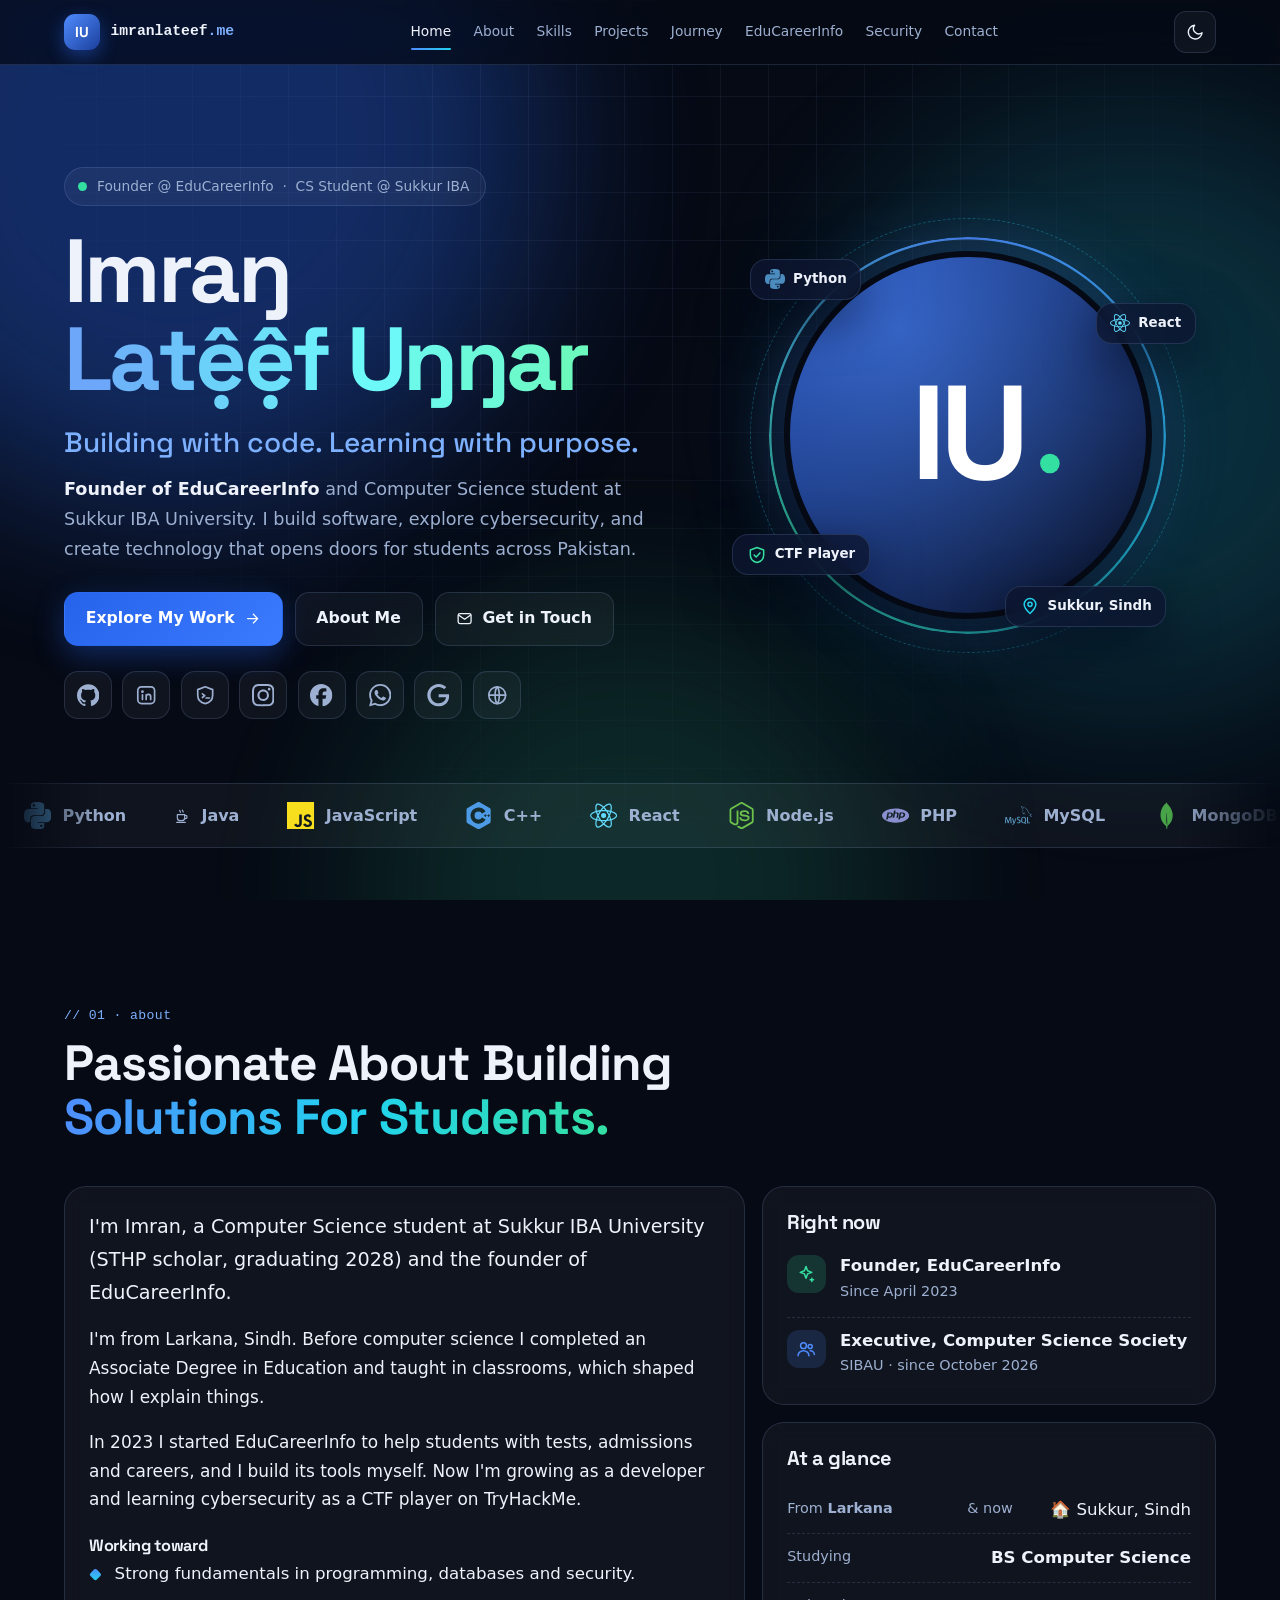
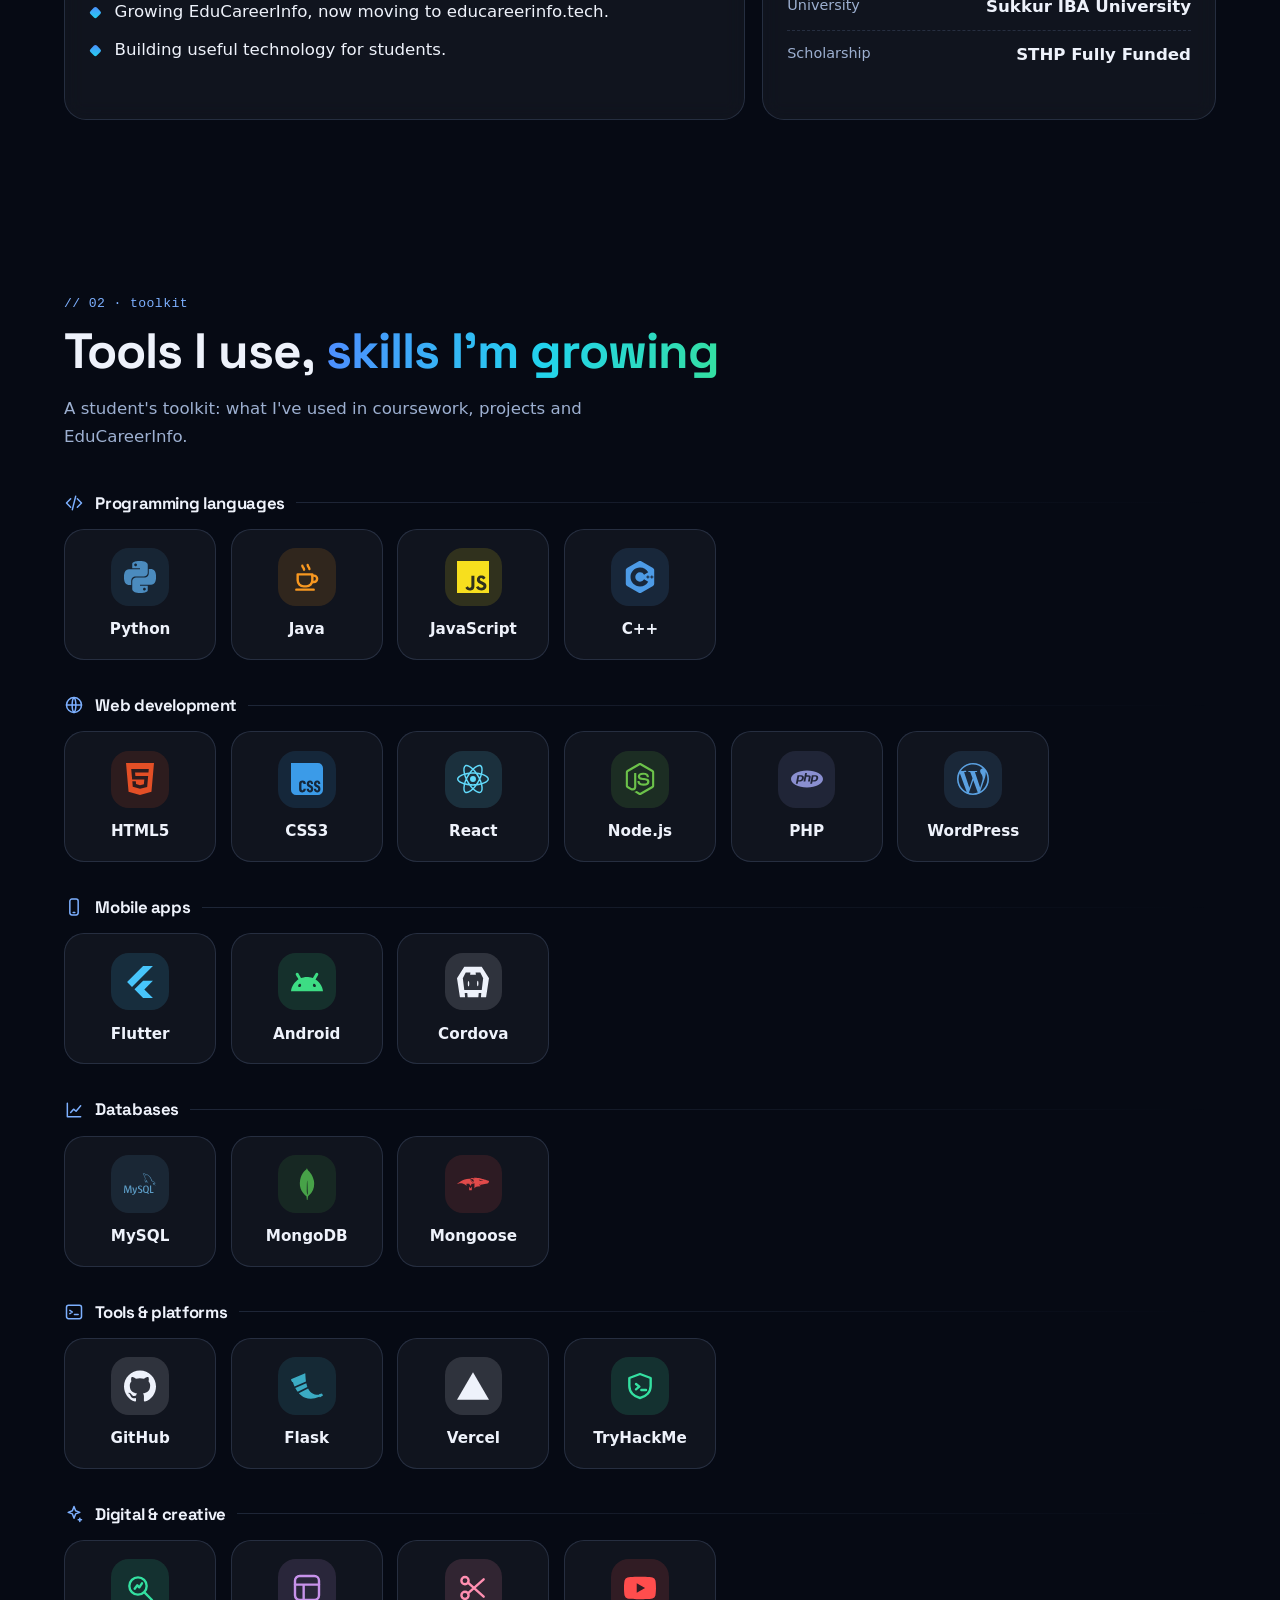
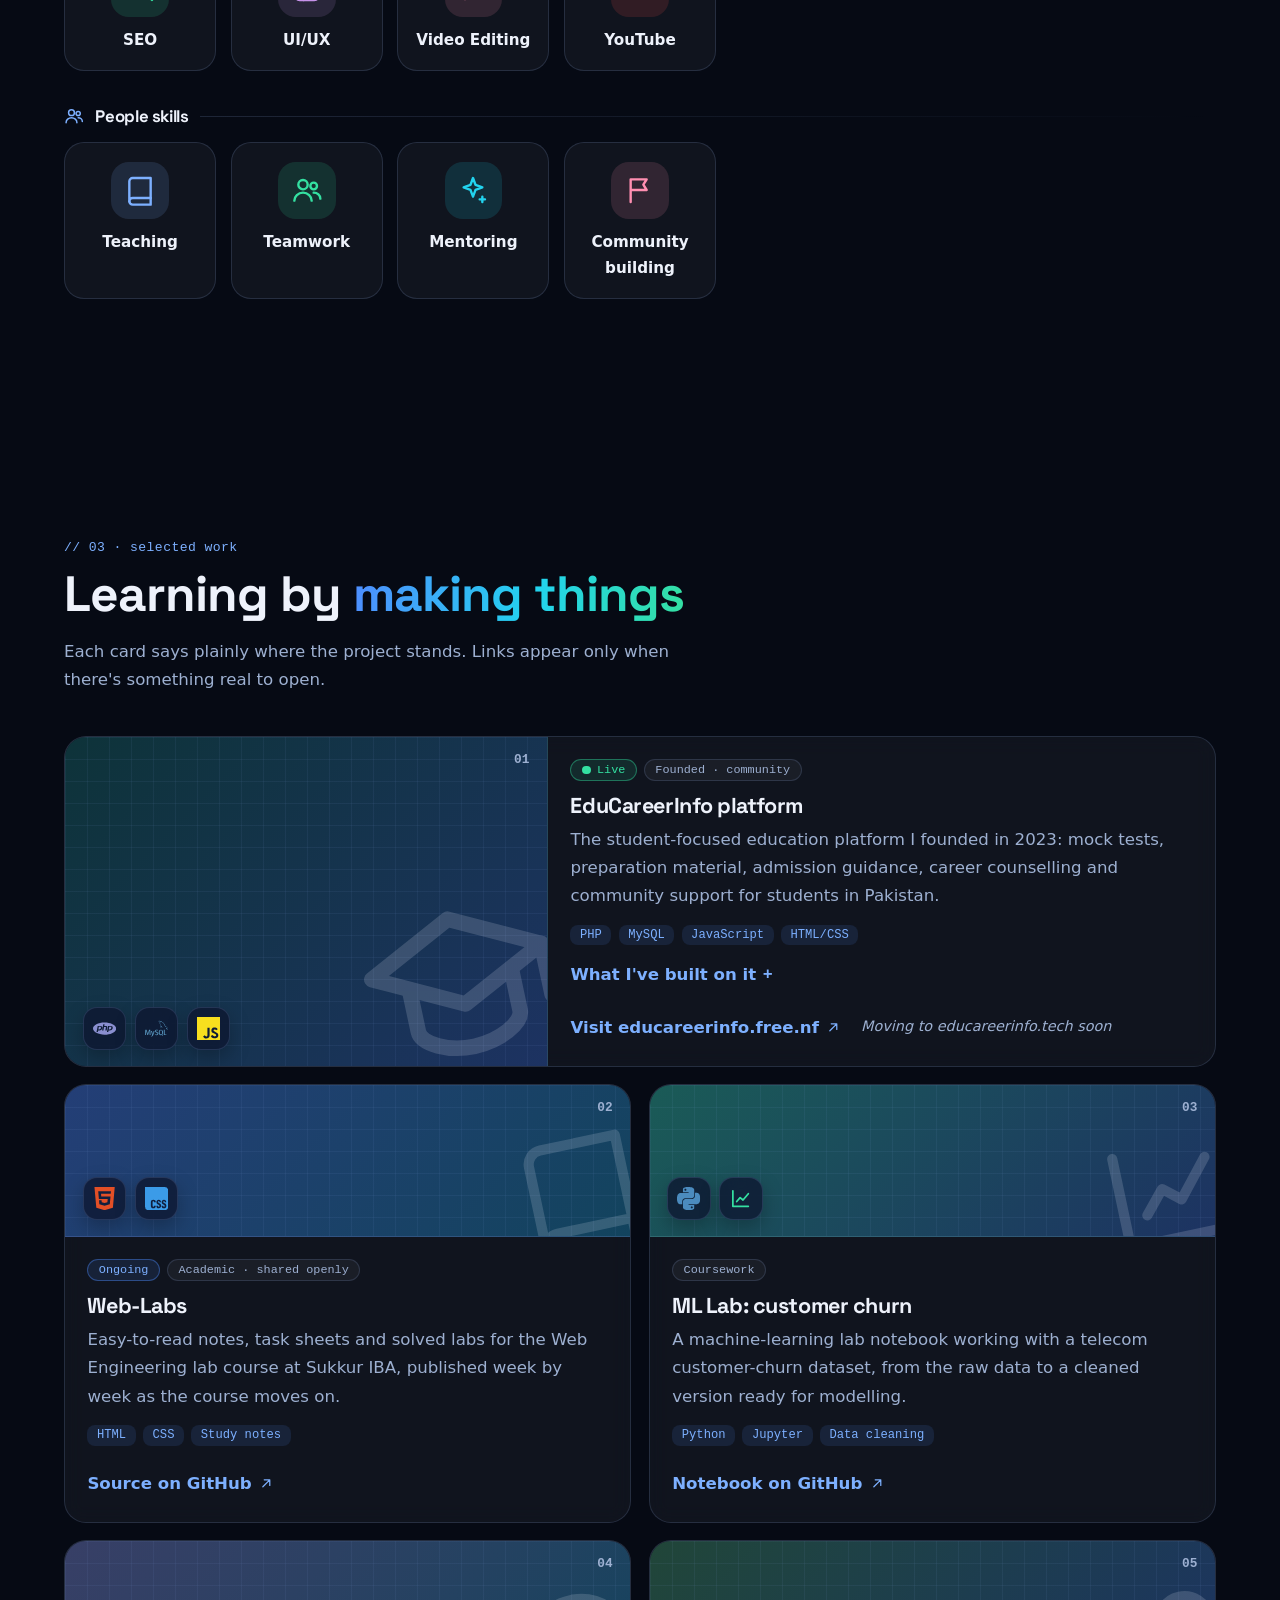
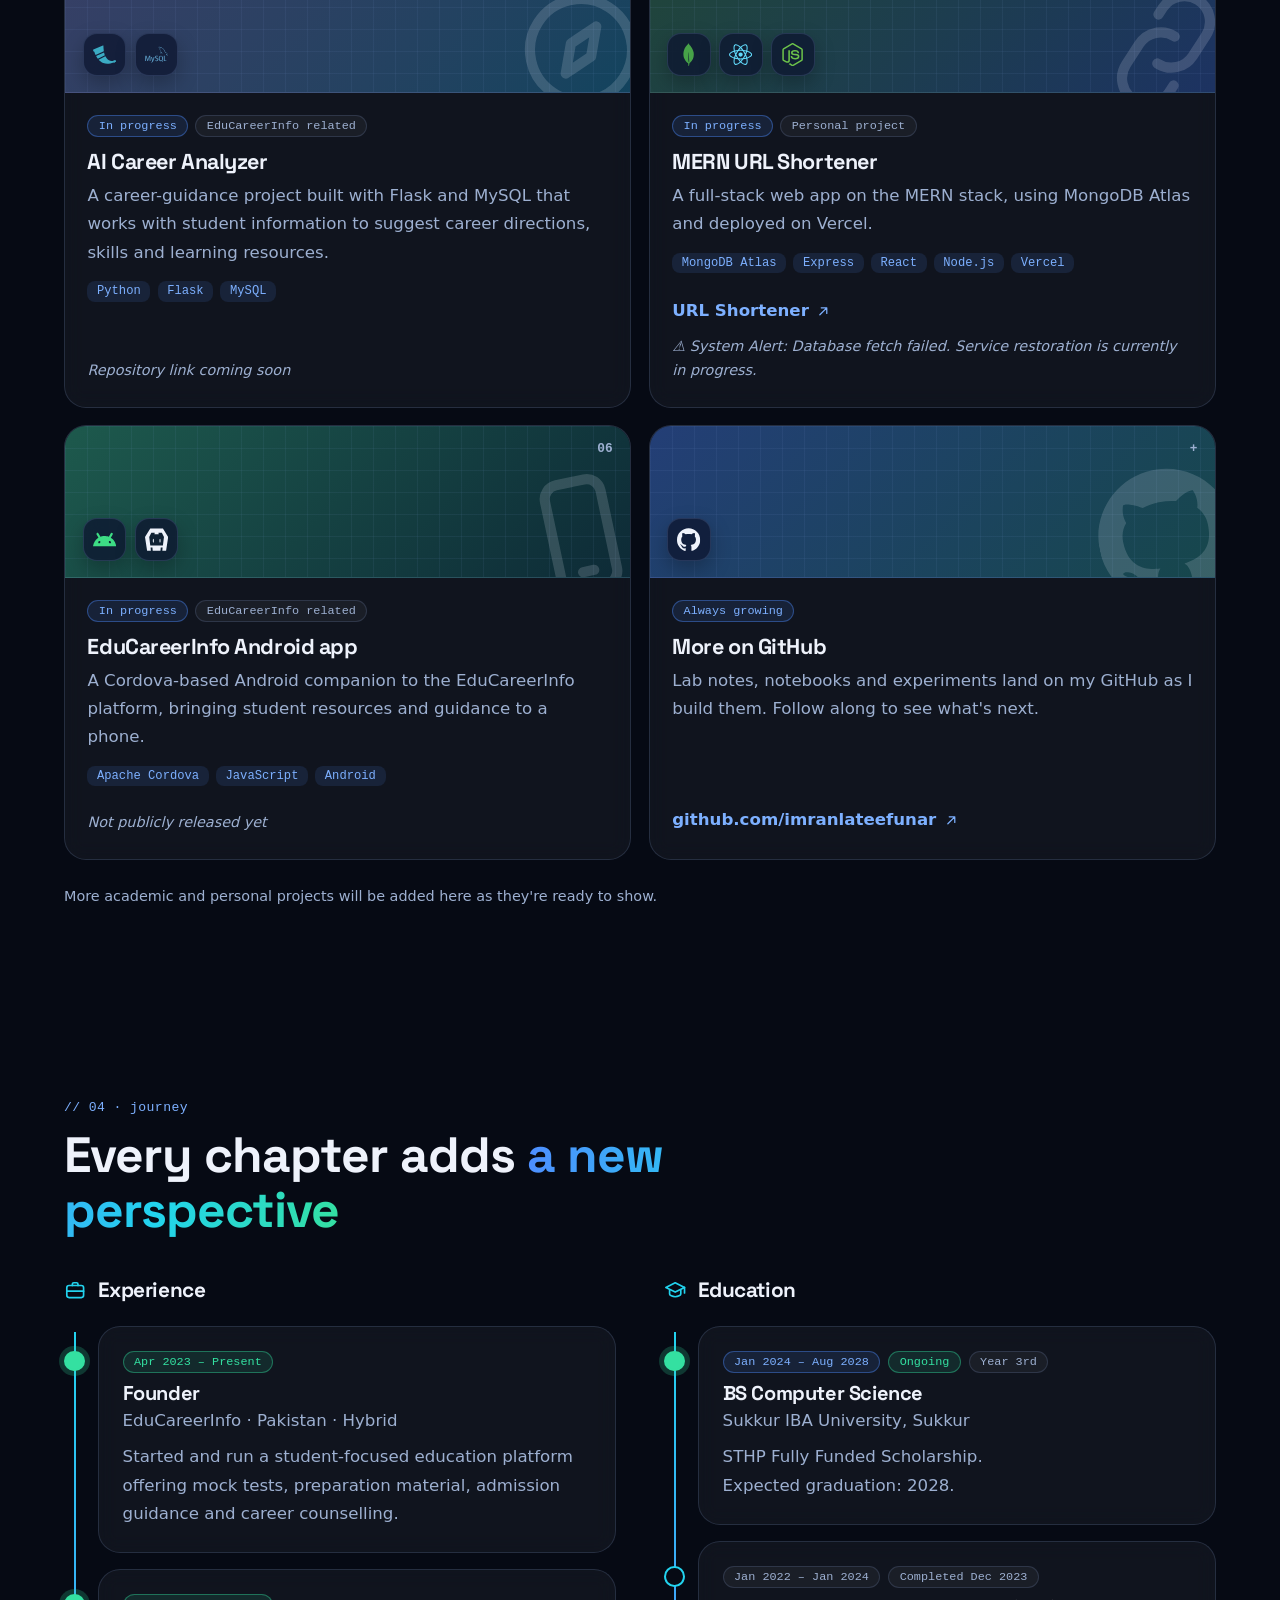
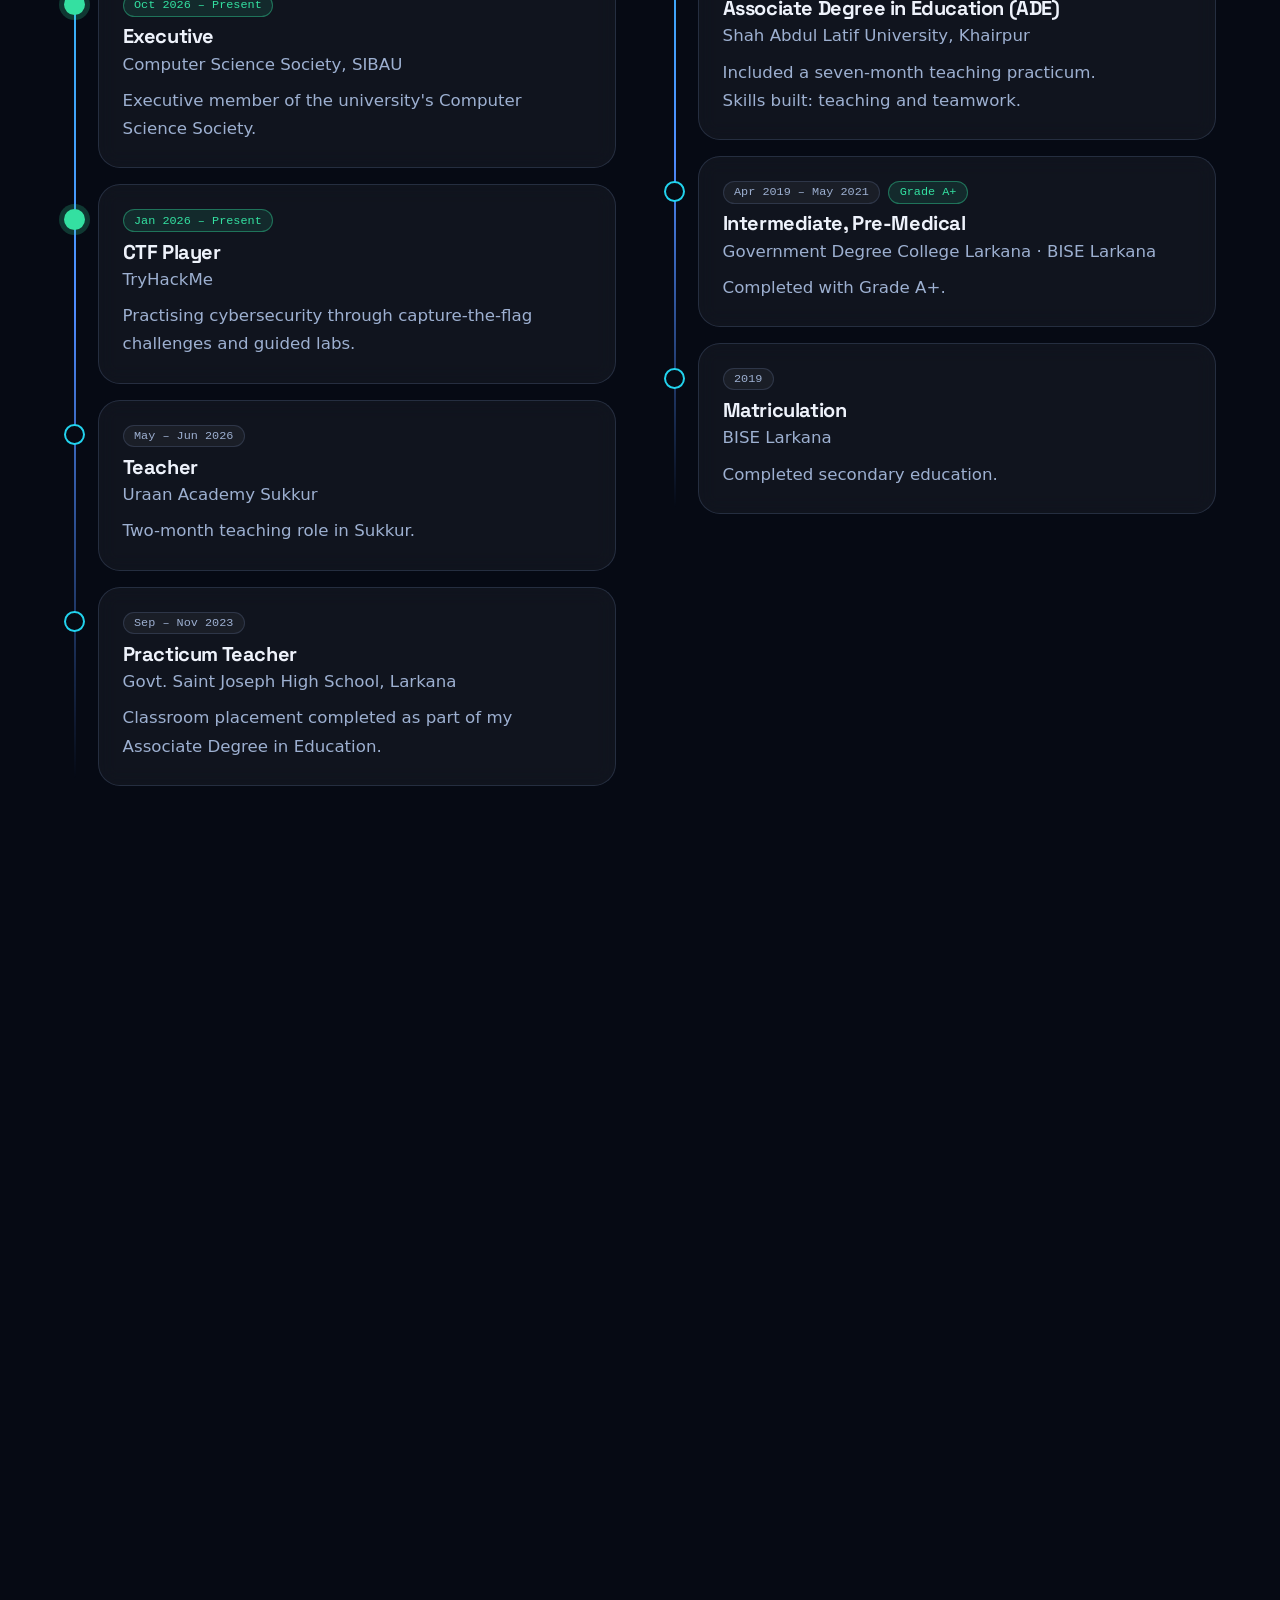
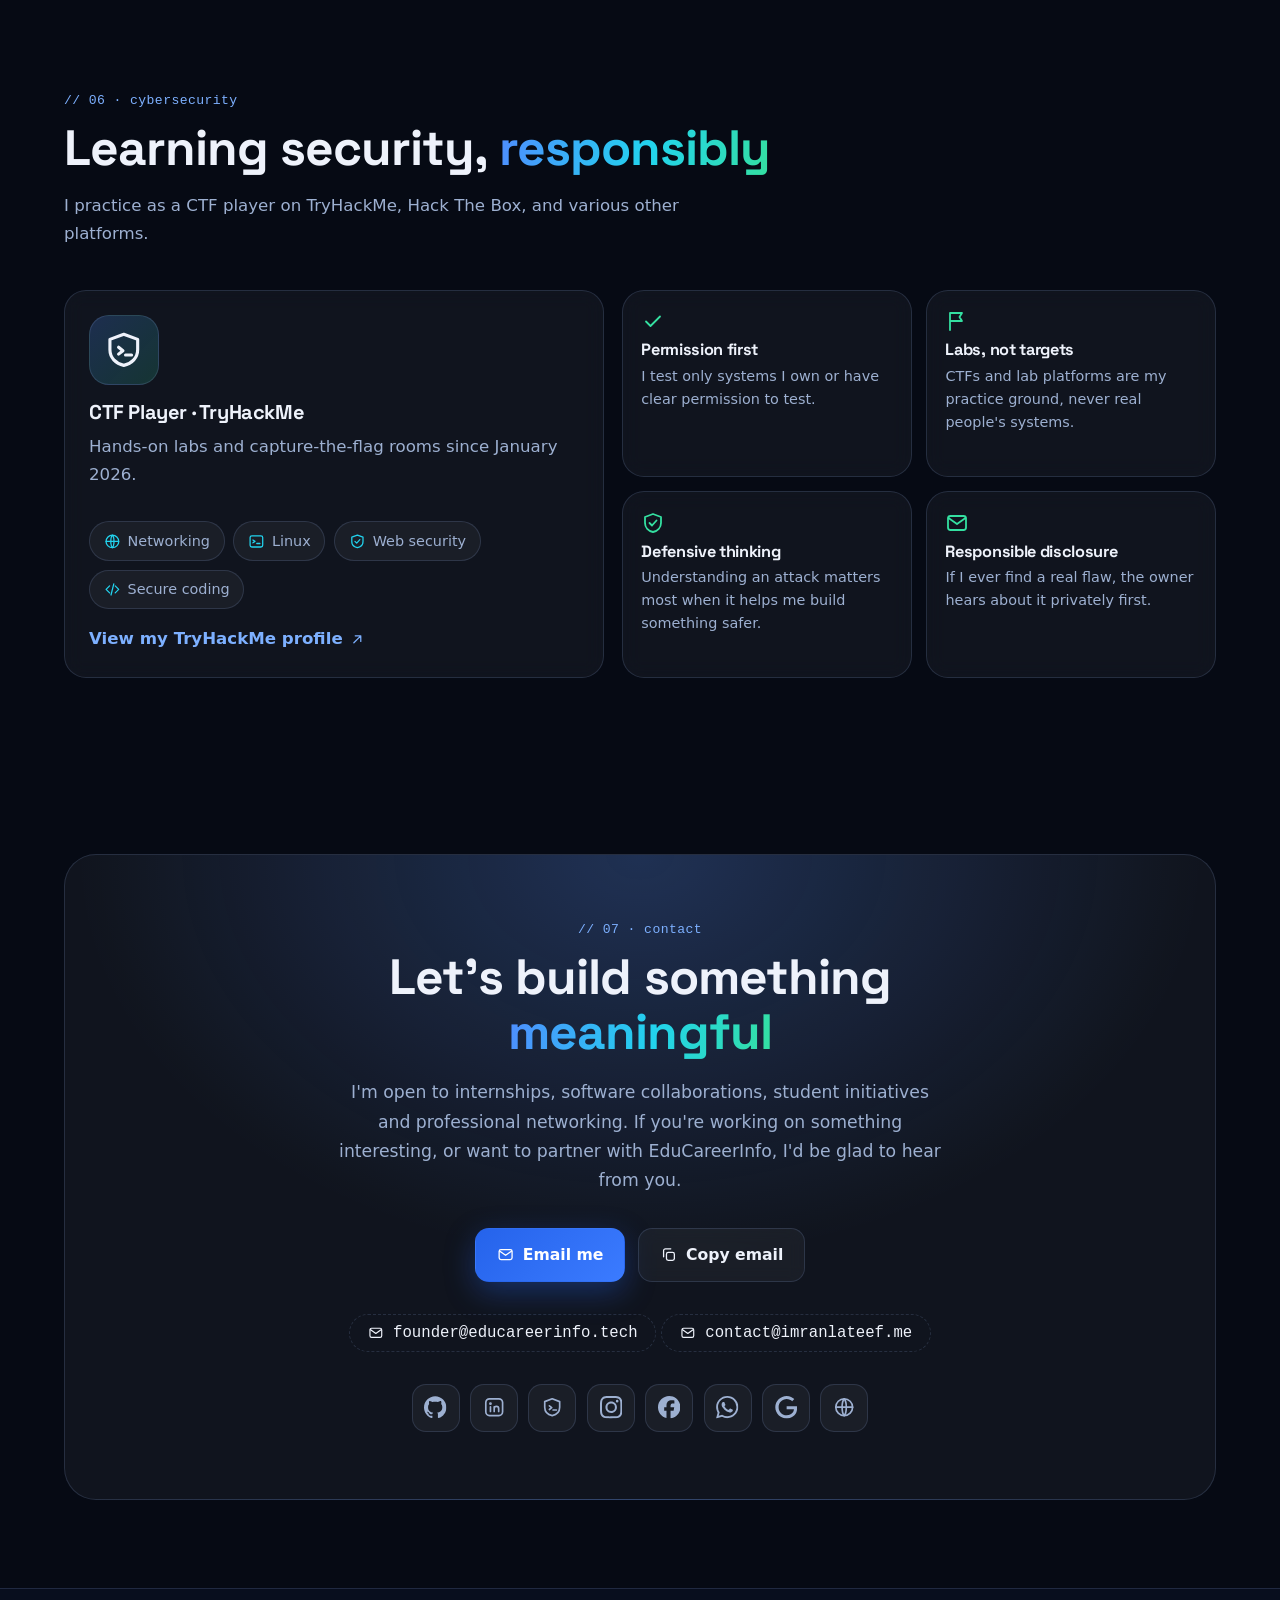
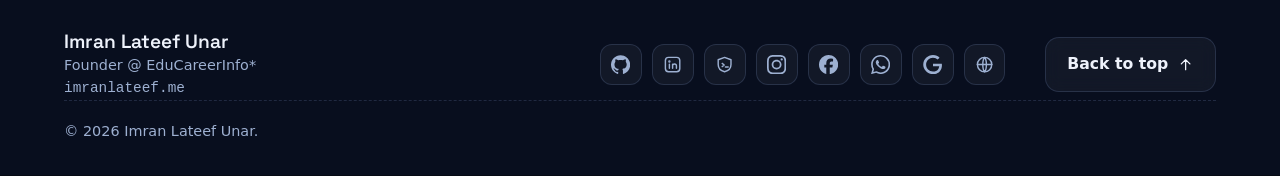
<file: index.html>
<!doctype html>
<html lang="en" data-theme="dark">
<head>
<meta charset="utf-8">
<meta name="viewport" content="width=device-width, initial-scale=1">
<title>Imran Lateef | Founder of EduCareerInfo</title>
<meta name="description" content="Imran Lateef Unar is the founder of EduCareerInfo and a BS Computer Science student at Sukkur IBA University, building software, exploring cybersecurity and creating education technology from Sindh, Pakistan.">
<meta name="author" content="Imran Lateef Unar">
<meta name="theme-color" content="#060a14">
<meta name="color-scheme" content="dark light">
<link rel="canonical" href="https://imranlateef.me/">
<link rel="icon" href="data:image/svg+xml,%3Csvg xmlns='http://www.w3.org/2000/svg' viewBox='0 0 64 64'%3E%3Cdefs%3E%3ClinearGradient id='g' x1='0' y1='0' x2='1' y2='1'%3E%3Cstop offset='0' stop-color='%234f8cff'/%3E%3Cstop offset='1' stop-color='%2316348a'/%3E%3C/linearGradient%3E%3C/defs%3E%3Crect width='64' height='64' rx='15' fill='url(%23g)'/%3E%3Cpath d='M19 16v22a8 8 0 0 0 16 0V16' fill='none' stroke='%23fff' stroke-width='6' stroke-linecap='round' stroke-linejoin='round'/%3E%3Ccircle cx='46' cy='42' r='4' fill='%2334e0a1'/%3E%3C/svg%3E">
<meta property="og:type" content="website">
<meta property="og:site_name" content="Imran Lateef Unar">
<meta property="og:title" content="Imran Lateef Unar | Founder of EduCareerInfo &amp; Computer Science Student">
<meta property="og:description" content="Founder of EduCareerInfo. BS Computer Science student at Sukkur IBA University. Software, cybersecurity and education technology.">
<meta property="og:url" content="https://imranlateef.me/">
<meta name="twitter:card" content="summary">
<meta name="twitter:title" content="Imran Lateef Unar | Founder of EduCareerInfo &amp; CS Student">
<meta name="twitter:description" content="Founder of EduCareerInfo. BS Computer Science student at Sukkur IBA University.">
<script type="application/ld+json">
{
  "@context": "https://schema.org",
  "@type": "Person",
  "name": "Imran Lateef Unar",
  "url": "https://imranlateef.me/",
  "email": "mailto:founder@educareerinfo.tech",
  "jobTitle": "Founder, EduCareerInfo",
  "description": "Founder of EduCareerInfo and BS Computer Science student at Sukkur IBA University.",
  "homeLocation": {"@type": "Place", "address": {"@type": "PostalAddress", "addressLocality": "Larkana", "addressRegion": "Sindh", "addressCountry": "PK"}},
  "workLocation": {"@type": "Place", "address": {"@type": "PostalAddress", "addressLocality": "Sukkur", "addressRegion": "Sindh", "addressCountry": "PK"}},
  "worksFor": {"@type": "Organization", "name": "EduCareerInfo", "url": "https://educareerinfo.free.nf"},
  "affiliation": {"@type": "CollegeOrUniversity", "name": "Sukkur IBA University"},
  "alumniOf": [{"@type": "CollegeOrUniversity", "name": "Shah Abdul Latif University, Khairpur"}],
  "knowsAbout": ["Software development", "Full-stack web development", "Cybersecurity", "Education technology"],
  "sameAs": [
    "https://github.com/imranlateefunar",
    "https://www.linkedin.com/in/imranlateefunar",
    "https://www.instagram.com/imranlateefunar/",
    "https://www.facebook.com/share/1LQeUysSLR/",
    "https://g.dev/imranlateefunar",
    "https://tryhackme.com/p/imranlateef"
  ]
}
</script>
<script>
(function(){var r=document.documentElement,t='dark';try{var s=localStorage.getItem('theme');if(s==='light'||s==='dark')t=s;}catch(e){}
r.setAttribute('data-theme',t);r.classList.add('js');})();
</script>
<style>
/* space-grotesk-vietnamese-wght-normal */
@font-face {
  font-family: 'Space Grotesk Variable';
  font-style: normal;
  font-display: swap;
  font-weight: 300 700;
  src: url([data-uri]) format('woff2-variations');
  unicode-range: U+0102-0103,U+0110-0111,U+0128-0129,U+0168-0169,U+01A0-01A1,U+01AF-01B0,U+0300-0301,U+0303-0304,U+0308-0309,U+0323,U+0329,U+1EA0-1EF9,U+20AB;
}

/* space-grotesk-latin-ext-wght-normal */
@font-face {
  font-family: 'Space Grotesk Variable';
  font-style: normal;
  font-display: swap;
  font-weight: 300 700;
  src: url([data-uri]) format('woff2-variations');
  unicode-range: U+0100-02BA,U+02BD-02C5,U+02C7-02CC,U+02CE-02D7,U+02DD-02FF,U+0304,U+0308,U+0329,U+1D00-1DBF,U+1E00-1E9F,U+1EF2-1EFF,U+2020,U+20A0-20AB,U+20AD-20C0,U+2113,U+2C60-2C7F,U+A720-A7FF;
}

/* space-grotesk-latin-wght-normal */
@font-face {
  font-family: 'Space Grotesk Variable';
  font-style: normal;
  font-display: swap;
  font-weight: 300 700;
  src: url([data-uri]) format('woff2-variations');
  unicode-range: U+0000-00FF,U+0131,U+0152-0153,U+02BB-02BC,U+02C6,U+02DA,U+02DC,U+0304,U+0308,U+0329,U+2000-206F,U+20AC,U+2122,U+2191,U+2193,U+2212,U+2215,U+FEFF,U+FFFD;
}

/* ==========================================================================
   Imran Lateef Unar · imranlateef.me   (single-file portfolio)
   ========================================================================== */
:root,:root[data-theme="dark"]{
  --bg:#060a14; --bg2:#0a1123; --surface:rgba(255,255,255,.045); --surface-hi:rgba(255,255,255,.08);
  --solid:#0d1630; --line:rgba(150,178,235,.17); --text:#eef2fb; --muted:#9db0d1;
  --blue:#4f8cff; --cyan:#22d3ee; --green:#34e0a1; --accent:#7db0ff; --btn:#2563eb; --btn-hover:#1f55d1;
  --glow-a:rgba(47,111,255,.38); --glow-b:rgba(34,211,238,.20); --glow-c:rgba(52,224,161,.16);
  --grid:rgba(140,170,235,.07); --shadow:0 18px 50px rgba(2,6,20,.55); --nl:70%;
  color-scheme:dark;
}
:root[data-theme="light"]{
  --bg:#f4f7fc; --bg2:#e9eff9; --surface:rgba(255,255,255,.72); --surface-hi:#fff;
  --solid:#fff; --line:rgba(20,50,110,.15); --text:#0b1220; --muted:#46587a;
  --blue:#2563eb; --cyan:#0891b2; --green:#0a7d55; --accent:#1650c8; --btn:#1d5ae0; --btn-hover:#1748b8;
  --glow-a:rgba(47,111,255,.22); --glow-b:rgba(8,145,178,.14); --glow-c:rgba(10,125,85,.12);
  --grid:rgba(30,60,120,.07); --shadow:0 16px 40px rgba(20,40,90,.12); --nl:36%;
  color-scheme:light;
}
*,*::before,*::after{box-sizing:border-box}
html{-webkit-text-size-adjust:100%;scroll-padding-top:5rem}
@media (prefers-reduced-motion:no-preference){html{scroll-behavior:smooth}}
body{margin:0;background:var(--bg);color:var(--text);font-family:system-ui,-apple-system,"Segoe UI",Roboto,"Noto Sans",sans-serif;font-size:1.04rem;line-height:1.7;-webkit-font-smoothing:antialiased;overflow-x:hidden}
h1,h2,h3,h4{font-family:"Space Grotesk Variable","Segoe UI",system-ui,sans-serif;line-height:1.1;letter-spacing:-.02em;margin:0}
p{margin:0 0 1rem}
ul,ol{margin:0;padding:0;list-style:none}
a{color:var(--accent)}
img,svg{display:block;max-width:100%}
button{font:inherit;color:inherit}
:focus-visible{outline:3px solid var(--cyan);outline-offset:3px;border-radius:8px}
::selection{background:var(--btn);color:#fff}
.container{width:min(100% - 2rem,72rem);margin-inline:auto}
.sr-only{position:absolute;width:1px;height:1px;overflow:hidden;clip:rect(0 0 0 0);white-space:nowrap}
.mono{font-family:ui-monospace,"SF Mono",Menlo,Consolas,monospace}
.muted{color:var(--muted)} .small{font-size:.9rem;line-height:1.6}
.skip{position:absolute;left:1rem;top:-4rem;z-index:200;background:var(--btn);color:#fff;padding:.6rem 1rem;border-radius:10px;text-decoration:none;font-weight:600}
.skip:focus{top:1rem}

/* icons */
.bi{width:1em;height:1em;fill:currentColor;flex:none}
.ui{width:1em;height:1em;fill:none;stroke:currentColor;stroke-width:1.8;stroke-linecap:round;stroke-linejoin:round;flex:none}

/* ---------- background ---------- */
.aurora{position:fixed;inset:0;z-index:-2;overflow:hidden;pointer-events:none}
.aurora i{position:absolute;border-radius:50%;filter:blur(90px);opacity:.9;will-change:transform}
.aurora i:nth-child(1){width:46rem;height:46rem;left:-12rem;top:-14rem;background:var(--glow-a);animation:drift1 24s ease-in-out infinite alternate}
.aurora i:nth-child(2){width:38rem;height:38rem;right:-10rem;top:12vh;background:var(--glow-b);animation:drift2 28s ease-in-out infinite alternate}
.aurora i:nth-child(3){width:34rem;height:34rem;left:28vw;bottom:-16rem;background:var(--glow-c);animation:drift3 32s ease-in-out infinite alternate}
.gridbg{position:fixed;inset:0;z-index:-1;pointer-events:none;background:linear-gradient(var(--grid) 1px,transparent 1px) 0 0/48px 48px,linear-gradient(90deg,var(--grid) 1px,transparent 1px) 0 0/48px 48px;-webkit-mask-image:radial-gradient(ellipse at 50% 0%,#000 25%,transparent 75%);mask-image:radial-gradient(ellipse at 50% 0%,#000 25%,transparent 75%)}
.spot{position:fixed;left:0;top:0;width:34rem;height:34rem;margin:-17rem 0 0 -17rem;z-index:-1;pointer-events:none;border-radius:50%;background:radial-gradient(circle,rgba(79,140,255,.16),transparent 62%);transform:translate3d(var(--mx,50vw),var(--my,30vh),0);opacity:0;transition:opacity .4s}
.spot.on{opacity:1}
@keyframes drift1{to{transform:translate(9rem,6rem) scale(1.15)}}
@keyframes drift2{to{transform:translate(-8rem,9rem) scale(.9)}}
@keyframes drift3{to{transform:translate(-6rem,-8rem) scale(1.2)}}
.progress{position:fixed;left:0;top:0;height:3px;width:100%;z-index:120;transform-origin:0 50%;transform:scaleX(0);background:linear-gradient(90deg,var(--blue),var(--cyan),var(--green))}

/* ---------- header ---------- */
.header{position:sticky;top:0;z-index:100;background:color-mix(in srgb,var(--bg) 74%,transparent);-webkit-backdrop-filter:blur(16px) saturate(1.4);backdrop-filter:blur(16px) saturate(1.4);border-bottom:1px solid var(--line)}
.header__in{display:flex;align-items:center;justify-content:space-between;gap:1rem;min-height:4rem}
.brand{display:inline-flex;align-items:center;gap:.65rem;text-decoration:none;color:var(--text);font-weight:600}
.brand__mark{display:grid;place-items:center;width:2.25rem;height:2.25rem;border-radius:11px;color:#fff;font:700 .9rem "Space Grotesk Variable",system-ui,sans-serif;background:linear-gradient(135deg,#4f8cff,#1b3f9c);box-shadow:0 6px 18px rgba(47,111,255,.4)}
.brand__txt{font-size:.92rem}
.brand__txt b{color:var(--accent);font-weight:600}
.nav{position:absolute;inset:4rem 0 auto 0;background:var(--bg);border-bottom:1px solid var(--line);padding:.5rem 1rem 1rem;display:none}
.nav.open{display:block}
.nav ul{display:grid;gap:.15rem}
.nav a{display:flex;align-items:center;gap:.6rem;padding:.7rem .9rem;border-radius:12px;color:var(--muted);text-decoration:none;font-weight:500}
.nav a:hover{color:var(--text);background:var(--surface)}
.nav a[aria-current="true"]{color:var(--text);background:color-mix(in srgb,var(--blue) 16%,transparent);box-shadow:inset 3px 0 0 var(--cyan)}
.hdr-actions{display:flex;gap:.5rem}
.icon-btn{display:grid;place-items:center;width:2.6rem;height:2.6rem;border-radius:12px;border:1px solid var(--line);background:var(--surface);color:var(--text);cursor:pointer;font-size:1.15rem;transition:border-color .2s,transform .2s,background .2s}
.icon-btn:hover{border-color:var(--cyan);background:var(--surface-hi)}
.theme-ico-sun{display:none}
:root[data-theme="light"] .theme-ico-sun{display:block}
:root[data-theme="light"] .theme-ico-moon{display:none}
@media (min-width:66rem){
  .nav-toggle{display:none}
  .nav{position:static;display:block;background:none;border:0;padding:0}
  .nav ul{display:flex;gap:.1rem}
  .nav a{padding:.45rem .65rem;font-size:.86rem;position:relative}
  .nav a[aria-current="true"]{background:none;box-shadow:none}
  .nav a[aria-current="true"]::after{content:"";position:absolute;left:.65rem;right:.65rem;bottom:.05rem;height:2px;border-radius:2px;background:linear-gradient(90deg,var(--blue),var(--cyan))}
}
@media (max-width:30rem){.brand__txt{display:none}}

/* ---------- buttons & bits ---------- */
.btn{display:inline-flex;align-items:center;justify-content:center;gap:.55rem;padding:.8rem 1.3rem;min-height:3rem;border-radius:14px;border:1px solid transparent;font-weight:600;font-size:.98rem;text-decoration:none;cursor:pointer;position:relative;transition:transform .25s,background .25s,border-color .25s,box-shadow .25s}
.btn .ui,.btn .bi{font-size:1.1em}
.btn--primary{background:linear-gradient(135deg,var(--btn),#3b7bff);color:#fff;box-shadow:0 10px 30px rgba(37,99,235,.35)}
.btn--primary:hover{box-shadow:0 14px 38px rgba(37,99,235,.55);transform:translateY(-2px)}
.btn--ghost{background:var(--surface);color:var(--text);border-color:var(--line);-webkit-backdrop-filter:blur(8px);backdrop-filter:blur(8px)}
.btn--ghost:hover{border-color:var(--cyan);transform:translateY(-2px);background:var(--surface-hi)}
.eyebrow{margin:0 0 .8rem;font:500 .82rem ui-monospace,"SF Mono",Menlo,Consolas,monospace;color:var(--accent);letter-spacing:.03em}
.badge{display:inline-flex;align-items:center;gap:.4rem;padding:.2rem .65rem;border-radius:999px;border:1px solid var(--line);font:500 .74rem ui-monospace,Menlo,Consolas,monospace;color:var(--muted);background:var(--surface);white-space:nowrap}
.badge--blue{color:var(--accent);border-color:color-mix(in srgb,var(--blue) 40%,transparent);background:color-mix(in srgb,var(--blue) 12%,transparent)}
.badge--green{color:var(--green);border-color:color-mix(in srgb,var(--green) 40%,transparent);background:color-mix(in srgb,var(--green) 11%,transparent)}
.pulse{width:.55rem;height:.55rem;border-radius:50%;background:var(--green);box-shadow:0 0 0 0 color-mix(in srgb,var(--green) 60%,transparent);animation:pulse 2.2s infinite}
@keyframes pulse{70%{box-shadow:0 0 0 .55rem transparent}100%{box-shadow:0 0 0 0 transparent}}

/* glass card with spotlight */
.card{position:relative;background:var(--surface);border:1px solid var(--line);border-radius:22px;padding:1.5rem;-webkit-backdrop-filter:blur(10px);backdrop-filter:blur(10px);overflow:hidden;transition:border-color .3s,box-shadow .3s,transform .3s}
.card::before{content:"";position:absolute;inset:0;pointer-events:none;opacity:0;transition:opacity .35s;background:radial-gradient(420px circle at var(--px,50%) var(--py,50%),color-mix(in srgb,var(--blue) 20%,transparent),transparent 45%)}
.card:hover::before{opacity:1}
.card:hover{border-color:color-mix(in srgb,var(--blue) 50%,var(--line));box-shadow:var(--shadow)}
.card>*{position:relative}
.h3{font-size:1.25rem;margin-bottom:.6rem}
.h4{font-size:1.02rem;margin-bottom:.35rem}

.grid{display:grid;gap:1.1rem}
@media (min-width:44rem){.g2,.g3,.g4{grid-template-columns:repeat(2,1fr)}}
@media (min-width:66rem){.g3{grid-template-columns:repeat(3,1fr)}.g4{grid-template-columns:repeat(4,1fr)}}

/* ---------- sections ---------- */
.section{padding-block:clamp(3.2rem,7vw,5.5rem)}
.sec-head{max-width:46rem;margin-bottom:2.6rem}
.sec-title{font-size:clamp(2rem,4.6vw,3.1rem)}
.sec-title em{font-style:normal;background:linear-gradient(100deg,var(--blue),var(--cyan) 55%,var(--green));-webkit-background-clip:text;background-clip:text;color:transparent}
.sec-intro{margin-top:1rem;color:var(--muted);max-width:40rem}

/* reveal */
@media (prefers-reduced-motion:no-preference){
  .js .reveal{opacity:0;transform:translateY(22px);transition:opacity .8s cubic-bezier(.2,.7,.2,1) var(--d,0s),transform .8s cubic-bezier(.2,.7,.2,1) var(--d,0s)}
  .js .reveal.in{opacity:1;transform:none}
}

/* ---------- hero ---------- */
.hero{padding-block:clamp(3rem,8vw,6.5rem) clamp(2.5rem,6vw,4.5rem);position:relative;overflow-x:clip}
.hero__grid{display:grid;gap:3rem;align-items:center}
@media (min-width:62rem){.hero__grid{grid-template-columns:1.1fr .9fr;gap:3rem}}
.hero__tag{display:inline-flex;align-items:center;gap:.65rem;padding:.4rem .95rem .4rem .8rem;border-radius:999px;border:1px solid var(--line);background:var(--surface);font-size:.86rem;color:var(--muted);margin-bottom:1.4rem}
.name{font-size:clamp(2.9rem,9.2vw,5.6rem);line-height:.98;letter-spacing:-.04em;font-weight:700}
.name .l1{display:block;color:var(--text)}
.name .l2{display:block}
.name .w{display:inline-block;white-space:nowrap}
.name .ch{display:inline-block}
.name .l2 .ch{color:hsl(var(--h) 92% var(--nl))}
.js .name .ch{opacity:0;transform:translateY(.55em) rotate(4deg);filter:blur(8px);animation:chIn .9s cubic-bezier(.2,.8,.2,1) forwards;animation-delay:calc(var(--i)*55ms + .15s)}
@keyframes chIn{to{opacity:1;transform:none;filter:none}}
.hero__head{margin:1.3rem 0 .9rem;font:500 clamp(1.25rem,2.8vw,1.75rem) "Space Grotesk Variable",system-ui,sans-serif;color:var(--accent)}
.hero__intro{max-width:37rem;font-size:1.1rem;color:var(--muted)}
.hero__intro b{color:var(--text);font-weight:600}
.cta{display:flex;flex-wrap:wrap;gap:.75rem;margin:1.7rem 0 1.6rem}
.socials{display:flex;flex-wrap:wrap;gap:.65rem}
.soc{--c:var(--text);display:grid;place-items:center;width:3rem;height:3rem;border-radius:14px;border:1px solid var(--line);background:var(--surface);color:var(--muted);font-size:1.4rem;text-decoration:none;position:relative;transition:transform .3s cubic-bezier(.2,.8,.2,1),color .25s,border-color .25s,background .25s,box-shadow .25s}
.soc:hover{color:var(--c);border-color:var(--c);transform:translateY(-5px) scale(1.06);background:color-mix(in srgb,var(--c) 12%,transparent);box-shadow:0 12px 26px color-mix(in srgb,var(--c) 28%,transparent)}
.soc::after{content:attr(data-tip);position:absolute;bottom:-2rem;left:50%;transform:translate(-50%,4px);padding:.15rem .55rem;border-radius:7px;background:var(--solid);border:1px solid var(--line);font:500 .72rem ui-monospace,Menlo,monospace;color:var(--text);opacity:0;pointer-events:none;transition:.2s;white-space:nowrap}
.soc:hover::after,.soc:focus-visible::after{opacity:1;transform:translate(-50%,0)}

/* portrait */
.portrait{position:relative;width:min(23rem,78vw);aspect-ratio:1;margin:1rem auto 2rem}
.portrait__ring{position:absolute;inset:-.9rem;border-radius:50%;background:conic-gradient(from 0deg,var(--blue),var(--cyan),var(--green),var(--blue));-webkit-mask:radial-gradient(farthest-side,transparent calc(100% - 3px),#000 calc(100% - 2px));mask:radial-gradient(farthest-side,transparent calc(100% - 3px),#000 calc(100% - 2px));animation:spin 12s linear infinite;opacity:.9}
.portrait__ring--2{inset:-2.1rem;background:none;border:1.5px dashed color-mix(in srgb,var(--cyan) 45%,transparent);-webkit-mask:none;mask:none;animation-duration:40s;animation-direction:reverse;opacity:.7}
@keyframes spin{to{transform:rotate(360deg)}}
.portrait__photo{position:absolute;inset:0;border-radius:50%;overflow:hidden;border:6px solid var(--bg);background:linear-gradient(145deg,#12224a,#0a1226);box-shadow:var(--shadow),0 0 70px color-mix(in srgb,var(--blue) 35%,transparent)}
.portrait__photo img,.portrait__photo svg.mono-art{width:100%;height:100%;object-fit:cover}
.portrait__photo img{position:absolute;inset:0;opacity:0;transition:opacity .7s}
.portrait__photo img.ok{opacity:1}
.float{position:absolute;display:inline-flex;align-items:center;gap:.5rem;padding:.5rem .85rem;border-radius:16px;border:1px solid var(--line);background:color-mix(in srgb,var(--solid) 80%,transparent);-webkit-backdrop-filter:blur(12px);backdrop-filter:blur(12px);box-shadow:var(--shadow);font-size:.84rem;font-weight:600;animation:bob 6s ease-in-out infinite;animation-delay:var(--bd,0s);white-space:nowrap}
.float .bi,.float .ui{font-size:1.25rem}
.float--a{top:2%;left:-9%}.float--b{top:14%;right:-12%;--bd:-2s}.float--c{bottom:12%;left:-14%;--bd:-4s}.float--d{bottom:-2%;right:-4%;--bd:-1s}
@keyframes bob{50%{transform:translateY(-12px)}}
@media (max-width:28rem){.float--a{left:-3%}.float--b{right:-4%}.float--c{left:-5%}.float--d{right:0}}

/* marquee */
.marquee{margin-top:clamp(2.5rem,6vw,4rem);overflow:hidden;border-block:1px solid var(--line);background:var(--surface);-webkit-mask-image:linear-gradient(90deg,transparent,#000 8%,#000 92%,transparent);mask-image:linear-gradient(90deg,transparent,#000 8%,#000 92%,transparent)}
.marquee__track{display:flex;gap:3rem;width:max-content;padding:1.1rem 1.5rem;animation:slide 40s linear infinite}
.marquee:hover .marquee__track{animation-play-state:paused}
.marquee__item{display:inline-flex;align-items:center;gap:.7rem;color:var(--muted);font-weight:600;font-size:1rem;white-space:nowrap}
.marquee__item .bi{font-size:1.7rem;color:var(--c)}
@keyframes slide{to{transform:translateX(-50%)}}

/* ---------- about ---------- */
.about{display:grid;gap:1.1rem}
@media (min-width:62rem){.about{grid-template-columns:1.5fr 1fr;grid-auto-flow:dense}.about .story{grid-row:span 2}}
.story p{font-size:1.06rem}
.story p:first-of-type{font-size:1.2rem;color:var(--text)}
.ticks{display:grid;gap:.6rem}
.ticks li{position:relative;padding-left:1.6rem}
.ticks li::before{content:"";position:absolute;left:.1rem;top:.62em;width:.55rem;height:.55rem;border-radius:2px;background:linear-gradient(135deg,var(--blue),var(--cyan));transform:rotate(45deg)}
.now li{display:flex;gap:.9rem;align-items:flex-start;padding:.75rem 0;border-bottom:1px dashed var(--line)}
.now li:last-child{border-bottom:0;padding-bottom:0}
.now .ico{display:grid;place-items:center;width:2.4rem;height:2.4rem;border-radius:12px;font-size:1.25rem;background:color-mix(in srgb,var(--c,var(--blue)) 16%,transparent);color:var(--c,var(--accent));flex:none}
.now b{display:block;line-height:1.3}
.facts{display:grid;gap:0}
.facts div{display:flex;justify-content:space-between;gap:1rem;padding:.6rem 0;border-bottom:1px dashed var(--line)}
.facts div:last-child{border-bottom:0}
.facts dt{color:var(--muted);font-size:.9rem}.facts dd{margin:0;font-weight:600;text-align:right}

/* ---------- skills ---------- */
.skillgroup+.skillgroup{margin-top:2.2rem}
.skillgroup__title{display:flex;align-items:center;gap:.7rem;margin-bottom:1rem;font-size:1.05rem}
.skillgroup__title::after{content:"";flex:1;height:1px;background:linear-gradient(90deg,var(--line),transparent)}
.skillgroup__title .ui{font-size:1.25rem;color:var(--accent)}
.tiles{display:grid;grid-template-columns:repeat(auto-fill,minmax(8.4rem,1fr));gap:.9rem}
.tile{--c:var(--text);display:flex;flex-direction:column;align-items:center;gap:.7rem;padding:1.15rem .6rem 1rem;border-radius:20px;border:1px solid var(--line);background:var(--surface);text-align:center;font-weight:600;font-size:.95rem;position:relative;overflow:hidden;transition:transform .3s cubic-bezier(.2,.8,.2,1),border-color .3s,box-shadow .3s}
.tile::before{content:"";position:absolute;inset:0;background:radial-gradient(circle at 50% 0%,color-mix(in srgb,var(--c) 22%,transparent),transparent 65%);opacity:0;transition:opacity .3s}
.tile:hover{transform:translateY(-6px);border-color:color-mix(in srgb,var(--c) 60%,transparent);box-shadow:0 16px 34px color-mix(in srgb,var(--c) 22%,transparent)}
.tile:hover::before{opacity:1}
.tile__ic{position:relative;display:grid;place-items:center;width:3.6rem;height:3.6rem;border-radius:18px;background:color-mix(in srgb,var(--c) 14%,transparent);color:var(--c);font-size:2rem;transition:transform .4s cubic-bezier(.2,.8,.2,1)}
.tile:hover .tile__ic{transform:scale(1.14) rotate(-6deg)}
.tile span{position:relative}
:root[data-theme="light"] .tile{--c:var(--cl,var(--c))}
:root[data-theme="light"] .marquee__item .bi{color:var(--cl,var(--c))}
.note{margin-top:1.6rem}

/* ---------- projects ---------- */
.project{padding:0;display:flex;flex-direction:column;transform-style:preserve-3d;transform:perspective(900px) rotateX(var(--rx,0deg)) rotateY(var(--ry,0deg));transition:transform .25s ease-out,border-color .3s,box-shadow .3s}
.project.is-tilting{transition:transform .08s linear,border-color .3s,box-shadow .3s}
.pv{position:relative;height:9.5rem;overflow:hidden;border-bottom:1px solid var(--line);background:linear-gradient(135deg,color-mix(in srgb,var(--g1) 34%,var(--solid)),color-mix(in srgb,var(--g2) 24%,var(--solid)))}
.pv::after{content:"";position:absolute;inset:0;background:linear-gradient(var(--grid) 1px,transparent 1px) 0 0/22px 22px,linear-gradient(90deg,var(--grid) 1px,transparent 1px) 0 0/22px 22px}
.pv__big{position:absolute;right:-1.2rem;bottom:-1.6rem;font-size:8.5rem;opacity:.16;color:var(--text);transform:rotate(-12deg);z-index:1}
.pv__chips{position:absolute;left:1.1rem;bottom:1rem;display:flex;gap:.55rem;z-index:2}
.pv__chip{display:grid;place-items:center;width:2.7rem;height:2.7rem;border-radius:14px;background:color-mix(in srgb,var(--solid) 78%,transparent);border:1px solid var(--line);font-size:1.45rem;color:var(--c,var(--text));-webkit-backdrop-filter:blur(8px);backdrop-filter:blur(8px);box-shadow:0 8px 20px rgba(0,0,0,.25);transition:transform .35s cubic-bezier(.2,.8,.2,1)}
.project:hover .pv__chip{transform:translateY(-5px)}
.project:hover .pv__chip:nth-child(2){transition-delay:.05s}.project:hover .pv__chip:nth-child(3){transition-delay:.1s}
.pv__no{position:absolute;right:1.1rem;top:.9rem;z-index:2;font:600 .8rem ui-monospace,Menlo,monospace;color:var(--muted)}
.project__body{padding:1.35rem 1.4rem 1.5rem;display:flex;flex-direction:column;flex:1}
.project__meta{display:flex;flex-wrap:wrap;gap:.45rem;margin-bottom:.8rem}
.project h3{font-size:1.35rem;margin-bottom:.5rem}
.project p{color:var(--muted);margin-bottom:.9rem}
.tags{display:flex;flex-wrap:wrap;gap:.45rem;margin-bottom:1rem}
.tag{display:inline-flex;align-items:center;gap:.4rem;padding:.2rem .6rem;border-radius:8px;background:color-mix(in srgb,var(--blue) 12%,transparent);color:var(--accent);font:500 .76rem ui-monospace,Menlo,monospace}
.links{display:flex;flex-wrap:wrap;gap:1.2rem;margin-top:auto;padding-top:.5rem}
.link{display:inline-flex;align-items:center;gap:.4rem;font-weight:600;text-decoration:none;color:var(--accent);position:relative}
.link::after{content:"";position:absolute;left:0;right:0;bottom:-3px;height:2px;border-radius:2px;background:currentColor;transform:scaleX(0);transform-origin:left;transition:transform .3s}
.link:hover::after{transform:scaleX(1)}
.link .ui{transition:transform .25s}.link:hover .ui{transform:translate(2px,-2px)}
.soon{color:var(--muted);font-size:.9rem;font-style:italic}
details.more{margin:0 0 1rem}
details.more summary{cursor:pointer;font-weight:600;color:var(--accent);list-style:none;display:inline-flex;align-items:center;gap:.4rem}
details.more summary::-webkit-details-marker{display:none}
details.more summary::after{content:"+";font-family:ui-monospace,monospace;transition:transform .25s}
details.more[open] summary::after{content:"–"}
details.more .ticks{margin-top:.8rem;color:var(--muted)}
.feature{grid-column:1/-1}
@media (min-width:62rem){.feature{flex-direction:row}.feature .pv{height:auto;min-height:100%;width:42%;border-bottom:0;border-right:1px solid var(--line)}.feature .pv__big{font-size:13rem}.feature .project__body{width:58%}}

/* ---------- journey ---------- */
.cols{display:grid;gap:2.2rem}
@media (min-width:62rem){.cols{grid-template-columns:1fr 1fr;gap:3rem}}
.col-title{display:flex;align-items:center;gap:.7rem;margin-bottom:1.5rem;font-size:1.3rem}
.col-title .ui{font-size:1.4rem;color:var(--cyan)}
.tl{position:relative;display:grid;gap:1rem;padding-left:2.1rem}
.tl::before{content:"";position:absolute;left:.62rem;top:.4rem;bottom:.4rem;width:2px;background:linear-gradient(var(--cyan),var(--blue) 55%,transparent);transform-origin:top;transform:scaleY(1)}
.js .tl::before{transform:scaleY(0);transition:transform 1.6s cubic-bezier(.3,.7,.2,1)}
.js .tl.in::before{transform:scaleY(1)}
.tl__item{position:relative}
.tl__dot{position:absolute;left:-2.1rem;top:1.55rem;width:1.3rem;height:1.3rem;border-radius:50%;background:var(--bg);border:2px solid var(--cyan);display:grid;place-items:center}
.tl__item.now-item .tl__dot{border-color:var(--green);background:var(--green);box-shadow:0 0 0 5px color-mix(in srgb,var(--green) 22%,transparent)}
.tl__top{display:flex;flex-wrap:wrap;gap:.5rem;align-items:center;margin-bottom:.55rem}
.tl__org{color:var(--muted);font-weight:500;margin-bottom:.5rem}
.tl__item p:last-child{margin-bottom:0}

/* ---------- community ---------- */
.edu{display:grid;gap:1.4rem;align-items:center;border-color:color-mix(in srgb,var(--green) 35%,var(--line));background:linear-gradient(135deg,color-mix(in srgb,#0b3d2e 40%,var(--surface)),var(--surface))}
@media (min-width:62rem){.edu{grid-template-columns:.9fr 1.1fr;gap:2.5rem;padding:2.2rem}}
.edu__logo{display:flex;align-items:center;gap:1rem;margin-bottom:1rem}
.edu__mark{display:grid;place-items:center;width:4rem;height:4rem;border-radius:18px;color:#fff;font:700 1.15rem "Space Grotesk Variable",system-ui,sans-serif;background:linear-gradient(135deg,#0f6b4b,#0b3d2e);box-shadow:0 10px 28px rgba(11,61,46,.6),inset 0 0 0 1px rgba(255,255,255,.15)}
.edu__mark b{color:var(--green)}
.offer{display:grid;gap:.8rem}
@media (min-width:36rem){.offer{grid-template-columns:1fr 1fr}}
.offer li{display:flex;gap:.8rem;align-items:flex-start;padding:.85rem;border-radius:14px;border:1px solid var(--line);background:var(--surface);transition:transform .3s,border-color .3s}
.offer li:hover{transform:translateY(-3px);border-color:color-mix(in srgb,var(--green) 55%,transparent)}
.offer .ui{font-size:1.4rem;color:var(--green);margin-top:.1rem}
.offer b{display:block;line-height:1.3}
.offer span{font-size:.88rem;color:var(--muted);line-height:1.45;display:block}
.status-line{display:flex;flex-wrap:wrap;gap:.6rem;align-items:center;margin:1.2rem 0 1.4rem}

/* ---------- security ---------- */
.sec{display:grid;gap:1.1rem}
@media (min-width:62rem){.sec{grid-template-columns:1fr 1.1fr}}
.thm{display:flex;flex-direction:column;gap:1rem;justify-content:space-between}
.thm__ic{display:grid;place-items:center;width:4.4rem;height:4.4rem;border-radius:20px;font-size:2.6rem;color:var(--text);background:linear-gradient(135deg,color-mix(in srgb,var(--blue) 22%,transparent),color-mix(in srgb,var(--green) 16%,transparent));border:1px solid var(--line)}
.chipset{display:flex;flex-wrap:wrap;gap:.55rem}
.chip{display:inline-flex;align-items:center;gap:.45rem;padding:.4rem .85rem;border-radius:999px;border:1px solid var(--line);background:var(--surface);font-size:.9rem;color:var(--muted);transition:.25s}
.chip:hover{color:var(--text);border-color:var(--cyan);transform:translateY(-2px)}
.chip .ui{color:var(--cyan);font-size:1.05rem}
.princ{display:grid;gap:.9rem}
@media (min-width:36rem){.princ{grid-template-columns:1fr 1fr}}
.princ .card{padding:1.15rem}
.princ .ui{font-size:1.5rem;color:var(--green);margin-bottom:.5rem}

/* ---------- contact ---------- */
.contact{text-align:center;padding:clamp(2.2rem,6vw,4.2rem) 1.4rem;border-radius:32px;background:radial-gradient(70% 90% at 50% 0%,color-mix(in srgb,var(--blue) 24%,transparent),transparent 70%),var(--surface);border:1px solid var(--line);position:relative;overflow:hidden}
.contact .sec-title{max-width:40rem;margin-inline:auto}
.contact__text{max-width:38rem;margin:1.2rem auto 2rem;color:var(--muted);font-size:1.08rem}
.contact__cta{display:flex;flex-wrap:wrap;gap:.8rem;justify-content:center;margin-bottom:2rem}
.contact__mail{display:inline-flex;align-items:center;gap:.6rem;margin-bottom:2rem;padding:.55rem 1.1rem;border-radius:999px;border:1px dashed var(--line);font:500 .98rem ui-monospace,Menlo,monospace;color:var(--text)}
.contact .socials{justify-content:center}
.toast{position:fixed;left:50%;bottom:1.6rem;transform:translate(-50%,20px);opacity:0;pointer-events:none;z-index:150;padding:.7rem 1.1rem;border-radius:14px;background:var(--solid);border:1px solid var(--green);color:var(--text);box-shadow:var(--shadow);font-weight:600;font-size:.92rem;display:flex;gap:.5rem;align-items:center;transition:.35s}
.toast.show{opacity:1;transform:translate(-50%,0)}
.toast .ui{color:var(--green)}

/* ---------- footer ---------- */
.footer{border-top:1px solid var(--line);background:color-mix(in srgb,var(--bg2) 70%,transparent);padding-block:2.5rem 2rem}
.footer__in{display:grid;gap:1.5rem;align-items:center}
@media (min-width:52rem){.footer__in{grid-template-columns:1fr auto auto;gap:2.5rem}}
.footer__name{font:600 1.2rem "Space Grotesk Variable",system-ui,sans-serif;margin:0 0 .2rem}
.footer p{margin-block:0}
.footer .socials .soc{width:2.6rem;height:2.6rem;font-size:1.2rem;border-radius:12px}
.legal{margin-top:1.8rem;padding-top:1.2rem;border-top:1px dashed var(--line)}

/* ---------- motion safety ---------- */
@media (prefers-reduced-motion:reduce){
  *,*::before,*::after{animation-duration:.001ms!important;animation-iteration-count:1!important;transition-duration:.001ms!important}
  .marquee__track{animation:none;flex-wrap:wrap;width:auto;justify-content:center}
  .marquee__track [aria-hidden="true"]{display:none}
  .js .name .ch{opacity:1;transform:none;filter:none}
  .portrait__ring,.portrait__ring--2{inset:-2.1rem;background:none;border:1.5px dashed color-mix(in srgb,var(--cyan) 45%,transparent);-webkit-mask:none;mask:none;animation-duration:40s;animation-direction:reverse;opacity:.7}
}
@media print{.header,.aurora,.gridbg,.spot,.progress{display:none}.js .reveal{opacity:1!important;transform:none!important}}
</style>
</head>
<body>
<a class="skip" href="#main">Skip to content</a>
<div class="progress" id="progress" aria-hidden="true"></div>
<div class="aurora" aria-hidden="true"><i></i><i></i><i></i></div>
<div class="gridbg" aria-hidden="true"></div>
<div class="spot" id="spot" aria-hidden="true"></div>

<svg width="0" height="0" style="position:absolute" aria-hidden="true" focusable="false">
<symbol id="b-github" viewBox="0 0 24 24"><path d="M12 .297c-6.63 0-12 5.373-12 12 0 5.303 3.438 9.8 8.205 11.385.6.113.82-.258.82-.577 0-.285-.01-1.04-.015-2.04-3.338.724-4.042-1.61-4.042-1.61C4.422 18.07 3.633 17.7 3.633 17.7c-1.087-.744.084-.729.084-.729 1.205.084 1.838 1.236 1.838 1.236 1.07 1.835 2.809 1.305 3.495.998.108-.776.417-1.305.76-1.605-2.665-.3-5.466-1.332-5.466-5.93 0-1.31.465-2.38 1.235-3.22-.135-.303-.54-1.523.105-3.176 0 0 1.005-.322 3.3 1.23.96-.267 1.98-.399 3-.405 1.02.006 2.04.138 3 .405 2.28-1.552 3.285-1.23 3.285-1.23.645 1.653.24 2.873.12 3.176.765.84 1.23 1.91 1.23 3.22 0 4.61-2.805 5.625-5.475 5.92.42.36.81 1.096.81 2.22 0 1.606-.015 2.896-.015 3.286 0 .315.21.69.825.57C20.565 22.092 24 17.592 24 12.297c0-6.627-5.373-12-12-12"/></symbol>
<symbol id="b-instagram" viewBox="0 0 24 24"><path d="M7.0301.084c-1.2768.0602-2.1487.264-2.911.5634-.7888.3075-1.4575.72-2.1228 1.3877-.6652.6677-1.075 1.3368-1.3802 2.127-.2954.7638-.4956 1.6365-.552 2.914-.0564 1.2775-.0689 1.6882-.0626 4.947.0062 3.2586.0206 3.6671.0825 4.9473.061 1.2765.264 2.1482.5635 2.9107.308.7889.72 1.4573 1.388 2.1228.6679.6655 1.3365 1.0743 2.1285 1.38.7632.295 1.6361.4961 2.9134.552 1.2773.056 1.6884.069 4.9462.0627 3.2578-.0062 3.668-.0207 4.9478-.0814 1.28-.0607 2.147-.2652 2.9098-.5633.7889-.3086 1.4578-.72 2.1228-1.3881.665-.6682 1.0745-1.3378 1.3795-2.1284.2957-.7632.4966-1.636.552-2.9124.056-1.2809.0692-1.6898.063-4.948-.0063-3.2583-.021-3.6668-.0817-4.9465-.0607-1.2797-.264-2.1487-.5633-2.9117-.3084-.7889-.72-1.4568-1.3876-2.1228C21.2982 1.33 20.628.9208 19.8378.6165 19.074.321 18.2017.1197 16.9244.0645 15.6471.0093 15.236-.005 11.977.0014 8.718.0076 8.31.0215 7.0301.0839m.1402 21.6932c-1.17-.0509-1.8053-.2453-2.2287-.408-.5606-.216-.96-.4771-1.3819-.895-.422-.4178-.6811-.8186-.9-1.378-.1644-.4234-.3624-1.058-.4171-2.228-.0595-1.2645-.072-1.6442-.079-4.848-.007-3.2037.0053-3.583.0607-4.848.05-1.169.2456-1.805.408-2.2282.216-.5613.4762-.96.895-1.3816.4188-.4217.8184-.6814 1.3783-.9003.423-.1651 1.0575-.3614 2.227-.4171 1.2655-.06 1.6447-.072 4.848-.079 3.2033-.007 3.5835.005 4.8495.0608 1.169.0508 1.8053.2445 2.228.408.5608.216.96.4754 1.3816.895.4217.4194.6816.8176.9005 1.3787.1653.4217.3617 1.056.4169 2.2263.0602 1.2655.0739 1.645.0796 4.848.0058 3.203-.0055 3.5834-.061 4.848-.051 1.17-.245 1.8055-.408 2.2294-.216.5604-.4763.96-.8954 1.3814-.419.4215-.8181.6811-1.3783.9-.4224.1649-1.0577.3617-2.2262.4174-1.2656.0595-1.6448.072-4.8493.079-3.2045.007-3.5825-.006-4.848-.0608M16.953 5.5864A1.44 1.44 0 1 0 18.39 4.144a1.44 1.44 0 0 0-1.437 1.4424M5.8385 12.012c.0067 3.4032 2.7706 6.1557 6.173 6.1493 3.4026-.0065 6.157-2.7701 6.1506-6.1733-.0065-3.4032-2.771-6.1565-6.174-6.1498-3.403.0067-6.156 2.771-6.1496 6.1738M8 12.0077a4 4 0 1 1 4.008 3.9921A3.9996 3.9996 0 0 1 8 12.0077"/></symbol>
<symbol id="b-python" viewBox="0 0 24 24"><path d="M14.25.18l.9.2.73.26.59.3.45.32.34.34.25.34.16.33.1.3.04.26.02.2-.01.13V8.5l-.05.63-.13.55-.21.46-.26.38-.3.31-.33.25-.35.19-.35.14-.33.1-.3.07-.26.04-.21.02H8.77l-.69.05-.59.14-.5.22-.41.27-.33.32-.27.35-.2.36-.15.37-.1.35-.07.32-.04.27-.02.21v3.06H3.17l-.21-.03-.28-.07-.32-.12-.35-.18-.36-.26-.36-.36-.35-.46-.32-.59-.28-.73-.21-.88-.14-1.05-.05-1.23.06-1.22.16-1.04.24-.87.32-.71.36-.57.4-.44.42-.33.42-.24.4-.16.36-.1.32-.05.24-.01h.16l.06.01h8.16v-.83H6.18l-.01-2.75-.02-.37.05-.34.11-.31.17-.28.25-.26.31-.23.38-.2.44-.18.51-.15.58-.12.64-.1.71-.06.77-.04.84-.02 1.27.05zm-6.3 1.98l-.23.33-.08.41.08.41.23.34.33.22.41.09.41-.09.33-.22.23-.34.08-.41-.08-.41-.23-.33-.33-.22-.41-.09-.41.09zm13.09 3.95l.28.06.32.12.35.18.36.27.36.35.35.47.32.59.28.73.21.88.14 1.04.05 1.23-.06 1.23-.16 1.04-.24.86-.32.71-.36.57-.4.45-.42.33-.42.24-.4.16-.36.09-.32.05-.24.02-.16-.01h-8.22v.82h5.84l.01 2.76.02.36-.05.34-.11.31-.17.29-.25.25-.31.24-.38.2-.44.17-.51.15-.58.13-.64.09-.71.07-.77.04-.84.01-1.27-.04-1.07-.14-.9-.2-.73-.25-.59-.3-.45-.33-.34-.34-.25-.34-.16-.33-.1-.3-.04-.25-.02-.2.01-.13v-5.34l.05-.64.13-.54.21-.46.26-.38.3-.32.33-.24.35-.2.35-.14.33-.1.3-.06.26-.04.21-.02.13-.01h5.84l.69-.05.59-.14.5-.21.41-.28.33-.32.27-.35.2-.36.15-.36.1-.35.07-.32.04-.28.02-.21V6.07h2.09l.14.01zm-6.47 14.25l-.23.33-.08.41.08.41.23.33.33.23.41.08.41-.08.33-.23.23-.33.08-.41-.08-.41-.23-.33-.33-.23-.41-.08-.41.08z"/></symbol>
<symbol id="b-openjdk" viewBox="0 0 24 24"><path d="M11.915 0 11.7.215C9.515 2.4 7.47 6.39 6.046 10.483c-1.064 1.024-3.633 2.81-3.711 3.551-.093.87 1.746 2.611 1.55 3.235-.198.625-1.304 1.408-1.014 1.939.1.188.823.011 1.277-.491a13.389 13.389 0 0 0-.017 2.14c.076.906.27 1.668.643 2.232.372.563.956.911 1.667.911.397 0 .727-.114 1.024-.264.298-.149.571-.33.91-.5.68-.34 1.634-.666 3.53-.604 1.903.062 2.872.39 3.559.704.687.314 1.15.664 1.925.664.767 0 1.395-.336 1.807-.9.412-.563.631-1.33.72-2.24.06-.623.055-1.32 0-2.066.454.45 1.117.604 1.213.424.29-.53-.816-1.314-1.013-1.937-.198-.624 1.642-2.366 1.549-3.236-.08-.748-2.707-2.568-3.748-3.586C16.428 6.374 14.308 2.394 12.13.215zm.175 6.038a2.95 2.95 0 0 1 2.943 2.942 2.95 2.95 0 0 1-2.943 2.943A2.95 2.95 0 0 1 9.148 8.98a2.95 2.95 0 0 1 2.942-2.942zM8.685 7.983a3.515 3.515 0 0 0-.145.997c0 1.951 1.6 3.55 3.55 3.55 1.95 0 3.55-1.598 3.55-3.55 0-.329-.046-.648-.132-.951.334.095.64.208.915.336a42.699 42.699 0 0 1 2.042 5.829c.678 2.545 1.01 4.92.846 6.607-.082.844-.29 1.51-.606 1.94-.315.431-.713.651-1.315.651-.593 0-.932-.27-1.673-.61-.741-.338-1.825-.694-3.792-.758-1.974-.064-3.073.293-3.821.669-.375.188-.659.373-.911.5s-.466.2-.752.2c-.53 0-.876-.209-1.16-.64-.285-.43-.474-1.101-.545-1.948-.141-1.693.176-4.069.823-6.614a43.155 43.155 0 0 1 1.934-5.783c.348-.167.749-.31 1.192-.425zm-3.382 4.362a.216.216 0 0 1 .13.031c-.166.56-.323 1.116-.463 1.665a33.849 33.849 0 0 0-.547 2.555 3.9 3.9 0 0 0-.2-.39c-.58-1.012-.914-1.642-1.16-2.08.315-.24 1.679-1.755 2.24-1.781zm13.394.01c.562.027 1.926 1.543 2.24 1.783-.246.438-.58 1.068-1.16 2.08a4.428 4.428 0 0 0-.163.309 32.354 32.354 0 0 0-.562-2.49 40.579 40.579 0 0 0-.482-1.652.216.216 0 0 1 .127-.03z"/></symbol>
<symbol id="b-javascript" viewBox="0 0 24 24"><path d="M0 0h24v24H0V0zm22.034 18.276c-.175-1.095-.888-2.015-3.003-2.873-.736-.345-1.554-.585-1.797-1.14-.091-.33-.105-.51-.046-.705.15-.646.915-.84 1.515-.66.39.12.75.42.976.9 1.034-.676 1.034-.676 1.755-1.125-.27-.42-.404-.601-.586-.78-.63-.705-1.469-1.065-2.834-1.034l-.705.089c-.676.165-1.32.525-1.71 1.005-1.14 1.291-.811 3.541.569 4.471 1.365 1.02 3.361 1.244 3.616 2.205.24 1.17-.87 1.545-1.966 1.41-.811-.18-1.26-.586-1.755-1.336l-1.83 1.051c.21.48.45.689.81 1.109 1.74 1.756 6.09 1.666 6.871-1.004.029-.09.24-.705.074-1.65l.046.067zm-8.983-7.245h-2.248c0 1.938-.009 3.864-.009 5.805 0 1.232.063 2.363-.138 2.711-.33.689-1.18.601-1.566.48-.396-.196-.597-.466-.83-.855-.063-.105-.11-.196-.127-.196l-1.825 1.125c.305.63.75 1.172 1.324 1.517.855.51 2.004.675 3.207.405.783-.226 1.458-.691 1.811-1.411.51-.93.402-2.07.397-3.346.012-2.054 0-4.109 0-6.179l.004-.056z"/></symbol>
<symbol id="b-cplusplus" viewBox="0 0 24 24"><path d="M22.394 6c-.167-.29-.398-.543-.652-.69L12.926.22c-.509-.294-1.34-.294-1.848 0L2.26 5.31c-.508.293-.923 1.013-.923 1.6v10.18c0 .294.104.62.271.91.167.29.398.543.652.69l8.816 5.09c.508.293 1.34.293 1.848 0l8.816-5.09c.254-.147.485-.4.652-.69.167-.29.27-.616.27-.91V6.91c.003-.294-.1-.62-.268-.91zM12 19.11c-3.92 0-7.109-3.19-7.109-7.11 0-3.92 3.19-7.11 7.11-7.11a7.133 7.133 0 016.156 3.553l-3.076 1.78a3.567 3.567 0 00-3.08-1.78A3.56 3.56 0 008.444 12 3.56 3.56 0 0012 15.555a3.57 3.57 0 003.08-1.778l3.078 1.78A7.135 7.135 0 0112 19.11zm7.11-6.715h-.79v.79h-.79v-.79h-.79v-.79h.79v-.79h.79v.79h.79zm2.962 0h-.79v.79h-.79v-.79h-.79v-.79h.79v-.79h.79v.79h.79z"/></symbol>
<symbol id="b-html5" viewBox="0 0 24 24"><path d="M1.5 0h21l-1.91 21.563L11.977 24l-8.564-2.438L1.5 0zm7.031 9.75l-.232-2.718 10.059.003.23-2.622L5.412 4.41l.698 8.01h9.126l-.326 3.426-2.91.804-2.955-.81-.188-2.11H6.248l.33 4.171L12 19.351l5.379-1.443.744-8.157H8.531z"/></symbol>
<symbol id="b-css" viewBox="0 0 24 24"><path d="M0 0v20.16A3.84 3.84 0 0 0 3.84 24h16.32A3.84 3.84 0 0 0 24 20.16V3.84A3.84 3.84 0 0 0 20.16 0Zm14.256 13.08c1.56 0 2.28 1.08 2.304 2.64h-1.608c.024-.288-.048-.6-.144-.84-.096-.192-.288-.264-.552-.264-.456 0-.696.264-.696.84-.024.576.288.888.768 1.08.72.288 1.608.744 1.92 1.296q.432.648.432 1.656c0 1.608-.912 2.592-2.496 2.592-1.656 0-2.4-1.032-2.424-2.688h1.68c0 .792.264 1.176.792 1.176.264 0 .456-.072.552-.24.192-.312.24-1.176-.048-1.512-.312-.408-.912-.6-1.32-.816q-.828-.396-1.224-.936c-.24-.36-.36-.888-.36-1.536 0-1.44.936-2.472 2.424-2.448m5.4 0c1.584 0 2.304 1.08 2.328 2.64h-1.608c0-.288-.048-.6-.168-.84-.096-.192-.264-.264-.528-.264-.48 0-.72.264-.72.84s.288.888.792 1.08c.696.288 1.608.744 1.92 1.296.264.432.408.984.408 1.656.024 1.608-.888 2.592-2.472 2.592-1.68 0-2.424-1.056-2.448-2.688h1.68c0 .744.264 1.176.792 1.176.264 0 .456-.072.552-.24.216-.312.264-1.176-.048-1.512-.288-.408-.888-.6-1.32-.816-.552-.264-.96-.576-1.2-.936s-.36-.888-.36-1.536c-.024-1.44.912-2.472 2.4-2.448m-11.031.018c.711-.006 1.419.198 1.839.63.432.432.672 1.128.648 1.992H9.336c.024-.456-.096-.792-.432-.96-.312-.144-.768-.048-.888.24-.12.264-.192.576-.168.864v3.504c0 .744.264 1.128.768 1.128a.65.65 0 0 0 .552-.264c.168-.24.192-.552.168-.84h1.776c.096 1.632-.984 2.712-2.568 2.688-1.536 0-2.496-.864-2.472-2.472v-4.032c0-.816.24-1.44.696-1.848.432-.408 1.146-.624 1.857-.63"/></symbol>
<symbol id="b-react" viewBox="0 0 24 24"><path d="M14.23 12.004a2.236 2.236 0 0 1-2.235 2.236 2.236 2.236 0 0 1-2.236-2.236 2.236 2.236 0 0 1 2.235-2.236 2.236 2.236 0 0 1 2.236 2.236zm2.648-10.69c-1.346 0-3.107.96-4.888 2.622-1.78-1.653-3.542-2.602-4.887-2.602-.41 0-.783.093-1.106.278-1.375.793-1.683 3.264-.973 6.365C1.98 8.917 0 10.42 0 12.004c0 1.59 1.99 3.097 5.043 4.03-.704 3.113-.39 5.588.988 6.38.32.187.69.275 1.102.275 1.345 0 3.107-.96 4.888-2.624 1.78 1.654 3.542 2.603 4.887 2.603.41 0 .783-.09 1.106-.275 1.374-.792 1.683-3.263.973-6.365C22.02 15.096 24 13.59 24 12.004c0-1.59-1.99-3.097-5.043-4.032.704-3.11.39-5.587-.988-6.38-.318-.184-.688-.277-1.092-.278zm-.005 1.09v.006c.225 0 .406.044.558.127.666.382.955 1.835.73 3.704-.054.46-.142.945-.25 1.44-.96-.236-2.006-.417-3.107-.534-.66-.905-1.345-1.727-2.035-2.447 1.592-1.48 3.087-2.292 4.105-2.295zm-9.77.02c1.012 0 2.514.808 4.11 2.28-.686.72-1.37 1.537-2.02 2.442-1.107.117-2.154.298-3.113.538-.112-.49-.195-.964-.254-1.42-.23-1.868.054-3.32.714-3.707.19-.09.4-.127.563-.132zm4.882 3.05c.455.468.91.992 1.36 1.564-.44-.02-.89-.034-1.345-.034-.46 0-.915.01-1.36.034.44-.572.895-1.096 1.345-1.565zM12 8.1c.74 0 1.477.034 2.202.093.406.582.802 1.203 1.183 1.86.372.64.71 1.29 1.018 1.946-.308.655-.646 1.31-1.013 1.95-.38.66-.773 1.288-1.18 1.87-.728.063-1.466.098-2.21.098-.74 0-1.477-.035-2.202-.093-.406-.582-.802-1.204-1.183-1.86-.372-.64-.71-1.29-1.018-1.946.303-.657.646-1.313 1.013-1.954.38-.66.773-1.286 1.18-1.868.728-.064 1.466-.098 2.21-.098zm-3.635.254c-.24.377-.48.763-.704 1.16-.225.39-.435.782-.635 1.174-.265-.656-.49-1.31-.676-1.947.64-.15 1.315-.283 2.015-.386zm7.26 0c.695.103 1.365.23 2.006.387-.18.632-.405 1.282-.66 1.933-.2-.39-.41-.783-.64-1.174-.225-.392-.465-.774-.705-1.146zm3.063.675c.484.15.944.317 1.375.498 1.732.74 2.852 1.708 2.852 2.476-.005.768-1.125 1.74-2.857 2.475-.42.18-.88.342-1.355.493-.28-.958-.646-1.956-1.1-2.98.45-1.017.81-2.01 1.085-2.964zm-13.395.004c.278.96.645 1.957 1.1 2.98-.45 1.017-.812 2.01-1.086 2.964-.484-.15-.944-.318-1.37-.5-1.732-.737-2.852-1.706-2.852-2.474 0-.768 1.12-1.742 2.852-2.476.42-.18.88-.342 1.356-.494zm11.678 4.28c.265.657.49 1.312.676 1.948-.64.157-1.316.29-2.016.39.24-.375.48-.762.705-1.158.225-.39.435-.788.636-1.18zm-9.945.02c.2.392.41.783.64 1.175.23.39.465.772.705 1.143-.695-.102-1.365-.23-2.006-.386.18-.63.406-1.282.66-1.933zM17.92 16.32c.112.493.2.968.254 1.423.23 1.868-.054 3.32-.714 3.708-.147.09-.338.128-.563.128-1.012 0-2.514-.807-4.11-2.28.686-.72 1.37-1.536 2.02-2.44 1.107-.118 2.154-.3 3.113-.54zm-11.83.01c.96.234 2.006.415 3.107.532.66.905 1.345 1.727 2.035 2.446-1.595 1.483-3.092 2.295-4.11 2.295-.22-.005-.406-.05-.553-.132-.666-.38-.955-1.834-.73-3.703.054-.46.142-.944.25-1.438zm4.56.64c.44.02.89.034 1.345.034.46 0 .915-.01 1.36-.034-.44.572-.895 1.095-1.345 1.565-.455-.47-.91-.993-1.36-1.565z"/></symbol>
<symbol id="b-nodedotjs" viewBox="0 0 24 24"><path d="M11.998,24c-0.321,0-0.641-0.084-0.922-0.247l-2.936-1.737c-0.438-0.245-0.224-0.332-0.08-0.383 c0.585-0.203,0.703-0.25,1.328-0.604c0.065-0.037,0.151-0.023,0.218,0.017l2.256,1.339c0.082,0.045,0.197,0.045,0.272,0l8.795-5.076 c0.082-0.047,0.134-0.141,0.134-0.238V6.921c0-0.099-0.053-0.192-0.137-0.242l-8.791-5.072c-0.081-0.047-0.189-0.047-0.271,0 L3.075,6.68C2.99,6.729,2.936,6.825,2.936,6.921v10.15c0,0.097,0.054,0.189,0.139,0.235l2.409,1.392 c1.307,0.654,2.108-0.116,2.108-0.89V7.787c0-0.142,0.114-0.253,0.256-0.253h1.115c0.139,0,0.255,0.112,0.255,0.253v10.021 c0,1.745-0.95,2.745-2.604,2.745c-0.508,0-0.909,0-2.026-0.551L2.28,18.675c-0.57-0.329-0.922-0.945-0.922-1.604V6.921 c0-0.659,0.353-1.275,0.922-1.603l8.795-5.082c0.557-0.315,1.296-0.315,1.848,0l8.794,5.082c0.57,0.329,0.924,0.944,0.924,1.603 v10.15c0,0.659-0.354,1.273-0.924,1.604l-8.794,5.078C12.643,23.916,12.324,24,11.998,24z M19.099,13.993 c0-1.9-1.284-2.406-3.987-2.763c-2.731-0.361-3.009-0.548-3.009-1.187c0-0.528,0.235-1.233,2.258-1.233 c1.807,0,2.473,0.389,2.747,1.607c0.024,0.115,0.129,0.199,0.247,0.199h1.141c0.071,0,0.138-0.031,0.186-0.081 c0.048-0.054,0.074-0.123,0.067-0.196c-0.177-2.098-1.571-3.076-4.388-3.076c-2.508,0-4.004,1.058-4.004,2.833 c0,1.925,1.488,2.457,3.895,2.695c2.88,0.282,3.103,0.703,3.103,1.269c0,0.983-0.789,1.402-2.642,1.402 c-2.327,0-2.839-0.584-3.011-1.742c-0.02-0.124-0.126-0.215-0.253-0.215h-1.137c-0.141,0-0.254,0.112-0.254,0.253 c0,1.482,0.806,3.248,4.655,3.248C17.501,17.007,19.099,15.91,19.099,13.993z"/></symbol>
<symbol id="b-php" viewBox="0 0 24 24"><path d="M7.01 10.207h-.944l-.515 2.648h.838c.556 0 .97-.105 1.242-.314.272-.21.455-.559.55-1.049.092-.47.05-.802-.124-.995-.175-.193-.523-.29-1.047-.29zM12 5.688C5.373 5.688 0 8.514 0 12s5.373 6.313 12 6.313S24 15.486 24 12c0-3.486-5.373-6.312-12-6.312zm-3.26 7.451c-.261.25-.575.438-.917.551-.336.108-.765.164-1.285.164H5.357l-.327 1.681H3.652l1.23-6.326h2.65c.797 0 1.378.209 1.744.628.366.418.476 1.002.33 1.752a2.836 2.836 0 0 1-.305.847c-.143.255-.33.49-.561.703zm4.024.715l.543-2.799c.063-.318.039-.536-.068-.651-.107-.116-.336-.174-.687-.174H11.46l-.704 3.625H9.388l1.23-6.327h1.367l-.327 1.682h1.218c.767 0 1.295.134 1.586.401s.378.7.263 1.299l-.572 2.944h-1.389zm7.597-2.265a2.782 2.782 0 0 1-.305.847c-.143.255-.33.49-.561.703a2.44 2.44 0 0 1-.917.551c-.336.108-.765.164-1.286.164h-1.18l-.327 1.682h-1.378l1.23-6.326h2.649c.797 0 1.378.209 1.744.628.366.417.477 1.001.331 1.751zM17.766 10.207h-.943l-.516 2.648h.838c.557 0 .971-.105 1.242-.314.272-.21.455-.559.551-1.049.092-.47.049-.802-.125-.995s-.524-.29-1.047-.29z"/></symbol>
<symbol id="b-flutter" viewBox="0 0 24 24"><path d="M14.314 0L2.3 12 6 15.7 21.684.013h-7.357zm.014 11.072L7.857 17.53l6.47 6.47H21.7l-6.46-6.468 6.46-6.46h-7.37z"/></symbol>
<symbol id="b-wordpress" viewBox="0 0 24 24"><path d="M21.469 6.825c.84 1.537 1.318 3.3 1.318 5.175 0 3.979-2.156 7.456-5.363 9.325l3.295-9.527c.615-1.54.82-2.771.82-3.864 0-.405-.026-.78-.07-1.11m-7.981.105c.647-.03 1.232-.105 1.232-.105.582-.075.514-.93-.067-.899 0 0-1.755.135-2.88.135-1.064 0-2.85-.15-2.85-.15-.585-.03-.661.855-.075.885 0 0 .54.061 1.125.09l1.68 4.605-2.37 7.08L5.354 6.9c.649-.03 1.234-.1 1.234-.1.585-.075.516-.93-.065-.896 0 0-1.746.138-2.874.138-.2 0-.438-.008-.69-.015C4.911 3.15 8.235 1.215 12 1.215c2.809 0 5.365 1.072 7.286 2.833-.046-.003-.091-.009-.141-.009-1.06 0-1.812.923-1.812 1.914 0 .89.513 1.643 1.06 2.531.411.72.89 1.643.89 2.977 0 .915-.354 1.994-.821 3.479l-1.075 3.585-3.9-11.61.001.014zM12 22.784c-1.059 0-2.081-.153-3.048-.437l3.237-9.406 3.315 9.087c.024.053.05.101.078.149-1.12.393-2.325.609-3.582.609M1.211 12c0-1.564.336-3.05.935-4.39L7.29 21.709C3.694 19.96 1.212 16.271 1.211 12M12 0C5.385 0 0 5.385 0 12s5.385 12 12 12 12-5.385 12-12S18.615 0 12 0"/></symbol>
<symbol id="b-youtube" viewBox="0 0 24 24"><path d="M23.498 6.186a3.016 3.016 0 0 0-2.122-2.136C19.505 3.545 12 3.545 12 3.545s-7.505 0-9.377.505A3.017 3.017 0 0 0 .502 6.186C0 8.07 0 12 0 12s0 3.93.502 5.814a3.016 3.016 0 0 0 2.122 2.136c1.871.505 9.376.505 9.376.505s7.505 0 9.377-.505a3.015 3.015 0 0 0 2.122-2.136C24 15.93 24 12 24 12s0-3.93-.502-5.814zM9.545 15.568V8.432L15.818 12l-6.273 3.568z"/></symbol>
<symbol id="b-whatsapp" viewBox="0 0 24 24"><path d="M17.472 14.382c-.297-.149-1.758-.867-2.03-.967-.273-.099-.471-.148-.67.15-.197.297-.767.966-.94 1.164-.173.199-.347.223-.644.075-.297-.15-1.255-.463-2.39-1.475-.883-.788-1.48-1.761-1.653-2.059-.173-.297-.018-.458.13-.606.134-.133.298-.347.446-.52.149-.174.198-.298.298-.497.099-.198.05-.371-.025-.52-.075-.149-.669-1.612-.916-2.207-.242-.579-.487-.5-.669-.51-.173-.008-.371-.01-.57-.01-.198 0-.52.074-.792.372-.272.297-1.04 1.016-1.04 2.479 0 1.462 1.065 2.875 1.213 3.074.149.198 2.096 3.2 5.077 4.487.709.306 1.262.489 1.694.625.712.227 1.36.195 1.871.118.571-.085 1.758-.719 2.006-1.413.248-.694.248-1.289.173-1.413-.074-.124-.272-.198-.57-.347m-5.421 7.403h-.004a9.87 9.87 0 01-5.031-1.378l-.361-.214-3.741.982.998-3.648-.235-.374a9.86 9.86 0 01-1.51-5.26c.001-5.45 4.436-9.884 9.888-9.884 2.64 0 5.122 1.03 6.988 2.898a9.825 9.825 0 012.893 6.994c-.003 5.45-4.437 9.884-9.885 9.884m8.413-18.297A11.815 11.815 0 0012.05 0C5.495 0 .16 5.335.157 11.892c0 2.096.547 4.142 1.588 5.945L.057 24l6.305-1.654a11.882 11.882 0 005.683 1.448h.005c6.554 0 11.89-5.335 11.893-11.893a11.821 11.821 0 00-3.48-8.413Z"/></symbol>
<symbol id="b-facebook" viewBox="0 0 24 24"><path d="M9.101 23.691v-7.98H6.627v-3.667h2.474v-1.58c0-4.085 1.848-5.978 5.858-5.978.401 0 .955.042 1.468.103a8.68 8.68 0 0 1 1.141.195v3.325a8.623 8.623 0 0 0-.653-.036 26.805 26.805 0 0 0-.733-.009c-.707 0-1.259.096-1.675.309a1.686 1.686 0 0 0-.679.622c-.258.42-.374.995-.374 1.752v1.297h3.919l-.386 2.103-.287 1.564h-3.246v8.245C19.396 23.238 24 18.179 24 12.044c0-6.627-5.373-12-12-12s-12 5.373-12 12c0 5.628 3.874 10.35 9.101 11.647Z"/></symbol>
<symbol id="b-google" viewBox="0 0 24 24"><path d="M12.48 10.92v3.28h7.84c-.24 1.84-.853 3.187-1.787 4.133-1.147 1.147-2.933 2.4-6.053 2.4-4.827 0-8.6-3.893-8.6-8.72s3.773-8.72 8.6-8.72c2.6 0 4.507 1.027 5.907 2.347l2.307-2.307C18.747 1.44 16.133 0 12.48 0 5.867 0 .307 5.387.307 12s5.56 12 12.173 12c3.573 0 6.267-1.173 8.373-3.36 2.16-2.16 2.84-5.213 2.84-7.667 0-.76-.053-1.467-.173-2.053H12.48z"/></symbol>
<symbol id="b-mysql" viewBox="0 0 24 24"><path d="M16.405 5.501c-.115 0-.193.014-.274.033v.013h.014c.054.104.146.18.214.273.054.107.1.214.154.32l.014-.015c.094-.066.14-.172.14-.333-.04-.047-.046-.094-.08-.14-.04-.067-.126-.1-.18-.153zM5.77 18.695h-.927a50.854 50.854 0 00-.27-4.41h-.008l-1.41 4.41H2.45l-1.4-4.41h-.01a72.892 72.892 0 00-.195 4.41H0c.055-1.966.192-3.81.41-5.53h1.15l1.335 4.064h.008l1.347-4.064h1.095c.242 2.015.384 3.86.428 5.53zm4.017-4.08c-.378 2.045-.876 3.533-1.492 4.46-.482.716-1.01 1.073-1.583 1.073-.153 0-.34-.046-.566-.138v-.494c.11.017.24.026.386.026.268 0 .483-.075.647-.222.197-.18.295-.382.295-.605 0-.155-.077-.47-.23-.944L6.23 14.615h.91l.727 2.36c.164.536.233.91.205 1.123.4-1.064.678-2.227.835-3.483zm12.325 4.08h-2.63v-5.53h.885v4.85h1.745zm-3.32.135l-1.016-.5c.09-.076.177-.158.255-.25.433-.506.648-1.258.648-2.253 0-1.83-.718-2.746-2.155-2.746-.704 0-1.254.232-1.65.697-.43.508-.646 1.256-.646 2.245 0 .972.19 1.686.574 2.14.35.41.877.615 1.583.615.264 0 .506-.033.725-.098l1.325.772.36-.622zM15.5 17.588c-.225-.36-.337-.94-.337-1.736 0-1.393.424-2.09 1.27-2.09.443 0 .77.167.977.5.224.362.336.936.336 1.723 0 1.404-.424 2.108-1.27 2.108-.445 0-.77-.167-.978-.5zm-1.658-.425c0 .47-.172.856-.516 1.156-.344.3-.803.45-1.384.45-.543 0-1.064-.172-1.573-.515l.237-.476c.438.22.833.328 1.19.328.332 0 .593-.073.783-.22a.754.754 0 00.3-.615c0-.33-.23-.61-.648-.845-.388-.213-1.163-.657-1.163-.657-.422-.307-.632-.636-.632-1.177 0-.45.157-.81.47-1.085.315-.278.72-.415 1.22-.415.512 0 .98.136 1.4.41l-.213.476a2.726 2.726 0 00-1.064-.23c-.283 0-.502.068-.654.206a.685.685 0 00-.248.524c0 .328.234.61.666.85.393.215 1.187.67 1.187.67.433.305.648.63.648 1.168zm9.382-5.852c-.535-.014-.95.04-1.297.188-.1.04-.26.04-.274.167.055.053.063.14.11.214.08.134.218.313.346.407.14.11.28.216.427.31.26.16.555.255.81.416.145.094.293.213.44.313.073.05.12.14.214.172v-.02c-.046-.06-.06-.147-.105-.214-.067-.067-.134-.127-.2-.193a3.223 3.223 0 00-.695-.675c-.214-.146-.682-.35-.77-.595l-.013-.014c.146-.013.32-.066.46-.106.227-.06.435-.047.67-.106.106-.027.213-.06.32-.094v-.06c-.12-.12-.21-.283-.334-.395a8.867 8.867 0 00-1.104-.823c-.21-.134-.476-.22-.697-.334-.08-.04-.214-.06-.26-.127-.12-.146-.19-.34-.275-.514a17.69 17.69 0 01-.547-1.163c-.12-.262-.193-.523-.34-.763-.69-1.137-1.437-1.826-2.586-2.5-.247-.14-.543-.2-.856-.274-.167-.008-.334-.02-.5-.027-.11-.047-.216-.174-.31-.235-.38-.24-1.364-.76-1.644-.072-.18.434.267.862.422 1.082.115.153.26.328.34.5.047.116.06.235.107.356.106.294.207.622.347.897.073.14.153.287.247.413.054.073.146.107.167.227-.094.136-.1.334-.154.5-.24.757-.146 1.693.194 2.25.107.166.362.534.703.393.3-.12.234-.5.32-.835.02-.08.007-.133.048-.187v.015c.094.188.188.367.274.555.206.328.566.668.867.895.16.12.287.328.487.402v-.02h-.015c-.043-.058-.1-.086-.154-.133a3.445 3.445 0 01-.35-.4 8.76 8.76 0 01-.747-1.218c-.11-.21-.202-.436-.29-.643-.04-.08-.04-.2-.107-.24-.1.146-.247.273-.32.453-.127.288-.14.642-.188 1.01-.027.007-.014 0-.027.014-.214-.052-.287-.274-.367-.46-.2-.475-.233-1.238-.06-1.785.047-.14.247-.582.167-.716-.042-.127-.174-.2-.247-.303a2.478 2.478 0 01-.24-.427c-.16-.374-.24-.788-.414-1.162-.08-.173-.22-.354-.334-.513-.127-.18-.267-.307-.368-.52-.033-.073-.08-.194-.027-.274.014-.054.042-.075.094-.09.088-.072.335.022.422.062.247.1.455.194.662.334.094.066.195.193.315.226h.14c.214.047.455.014.655.073.355.114.675.28.962.46a5.953 5.953 0 012.085 2.286c.08.154.115.295.188.455.14.33.313.663.455.982.14.315.275.636.476.897.1.14.502.213.682.286.133.06.34.115.46.188.23.14.454.3.67.454.11.076.443.243.463.378z"/></symbol>
<symbol id="b-mongodb" viewBox="0 0 24 24"><path d="M17.193 9.555c-1.264-5.58-4.252-7.414-4.573-8.115-.28-.394-.53-.954-.735-1.44-.036.495-.055.685-.523 1.184-.723.566-4.438 3.682-4.74 10.02-.282 5.912 4.27 9.435 4.888 9.884l.07.05A73.49 73.49 0 0111.91 24h.481c.114-1.032.284-2.056.51-3.07.417-.296.604-.463.85-.693a11.342 11.342 0 003.639-8.464c.01-.814-.103-1.662-.197-2.218zm-5.336 8.195s0-8.291.275-8.29c.213 0 .49 10.695.49 10.695-.381-.045-.765-1.76-.765-2.405z"/></symbol>
<symbol id="b-mongoose" viewBox="0 0 24 24"><path d="M14.014 7.37a9.162 9.162 0 0 0-.808.025c-.218.017-.434.072-.65.11.229.118.456.213.68.315.225.103.436.232.629.387-.253-.097-.499-.208-.752-.298a8.046 8.046 0 0 0-1.624-.421c-.273-.037-.546-.073-.819.005-.276.078-.354.18-.38.458-.04.46.098.887.281 1.298a4.432 4.432 0 0 0 1.185 1.573c.391.335.825.598 1.305.787.136.053.274.103.411.155l-.009.032c-.263-.072-.532-.126-.787-.22a4.14 4.14 0 0 1-1.222-.73 4.16 4.16 0 0 1-1.007-1.22 3.43 3.43 0 0 1-.43-1.609l-.012.005C4.891 7.488.402 11.595.035 11.94l-.034.014c-.002.005 0 .01.003.016L0 11.974l.005-.002c.004.008.01.016.013.024.087-.019.173-.042.26-.054l.069-.01c.324-.115.655-.205.997-.253.484-.069.985-.159 1.48-.156.468.002.943.074 1.402.153.129.022.255.052.38.087.335.075.65.21.933.391l.06.03c.403.19.758.47 1.038.811.052.057.141.116.187.178.096.114.142.236.303.363v-1.737h2.01l.939 1.733.942-1.733h2.07v3.357l.343-.226s.375-1 2.116-1.14l1.996-.064c-.308-.637-.307-.637-.159-.83.147-.19 1.28-.314 1.48-.433l2.912-.588c.007-.022.015.012.03.007.072-.022.147-.037.25-.061l.66-.16c.042-.025.093-.034.14-.05.308-.107.577-.245.726-.573.145-.319.339-.616.41-.967.022-.111.003-.208-.078-.288-.097-.096-.222-.138-.35-.171-.421-.173-.84-.35-1.264-.513-.261-.101-.529-.185-.795-.27a30.574 30.574 0 0 0-.794-.243c-.244-.072-.49-.138-.736-.205-.24-.066-.48-.133-.72-.192-.282-.07-.565-.13-.847-.195-.215-.05-.428-.102-.644-.146-.234-.047-.47-.089-.706-.13-.302-.053-.602-.112-.905-.153-.366-.05-.734-.082-1.101-.125-.345-.04-.691-.065-1.038-.07zm-3.303.767a.154.154 0 0 1 .056.007c.42.13.83.277 1.216.491.365.203.695.45.979.756.012.013.02.028.036.05l-.645-.293-.021.026.37.551-.022.022a1.986 1.986 0 0 0-.665-.322l-.02.02.633.74-.416-.136-.017.02c.163.27.376.505.58.775-.354-.2-.665-.42-.956-.669a4.488 4.488 0 0 1-1.01-1.185c-.107-.19-.201-.385-.222-.606a.468.468 0 0 1 .011-.15.123.123 0 0 1 .113-.097zm5.424.668c.154.002.311-.006.464.015.278.037.555.092.832.14.158.027.317.052.474.086.297.064.594.133.89.2.196.046.392.092.587.14l-.329.161c-.365.027-.731.055-1.097.057a3.268 3.268 0 0 1-.675-.074c-.28-.058-.514-.196-.652-.466-.02-.04-.09-.063-.14-.078-.18-.054-.362-.1-.544-.168.063-.005.126-.014.19-.013zm3.223 2.635.005.02c-.08.022-.16.042-.239.067-.455.14-.916.266-1.363.428-.28.101-.544.25-.81.388-.233.119-.315.322-.287.575.019.162.04.324.055.488a1.786 1.786 0 0 1-.288-.701c-.035-.169.058-.273.18-.365.238-.178.496-.318.777-.41.35-.117.702-.233 1.059-.325.251-.065.513-.09.77-.133.048-.008.094-.021.141-.032zM9.141 13.955v2.676h1.869l.064-.066v-2.61l-.97 1.495z"/></symbol>
<symbol id="b-flask" viewBox="0 0 24 24"><path d="M10.773 2.878c-.013 1.434.322 4.624.445 5.734l-8.558 3.83c-.56-.959-.98-2.304-1.237-3.38l-.06.027c-.205.09-.406.053-.494-.088l-.011-.018-.82-1.506c-.058-.105-.05-.252.024-.392a.78.78 0 0 1 .358-.331l9.824-4.207c.146-.064.299-.063.4.004.106.062.127.128.13.327Zm.68 7c.523 1.97.675 2.412.832 2.818l-7.263 3.7a19.35 19.35 0 0 1-1.81-2.83l8.24-3.689Zm12.432 8.786h.003c.283.402-.047.657-.153.698l-.947.37c.037.125.035.319-.217.414l-.736.287c-.229.09-.398-.059-.42-.2l-.025-.125c-4.427 1.784-7.94 1.685-10.696.647-1.981-.745-3.576-1.983-4.846-3.379l6.948-3.54c.721 1.431 1.586 2.454 2.509 3.178 2.086 1.638 4.415 1.712 5.793 1.563l-.047-.233c-.015-.077.007-.135.086-.165l.734-.288a.302.302 0 0 1 .342.086l.748-.288a.306.306 0 0 1 .341.086l.583.89Z"/></symbol>
<symbol id="b-vercel" viewBox="0 0 24 24"><path d="m12 1.608 12 20.784H0Z"/></symbol>
<symbol id="b-android" viewBox="0 0 24 24"><path d="M18.4395 5.5586c-.675 1.1664-1.352 2.3318-2.0274 3.498-.0366-.0155-.0742-.0286-.1113-.043-1.8249-.6957-3.484-.8-4.42-.787-1.8551.0185-3.3544.4643-4.2597.8203-.084-.1494-1.7526-3.021-2.0215-3.4864a1.1451 1.1451 0 0 0-.1406-.1914c-.3312-.364-.9054-.4859-1.379-.203-.475.282-.7136.9361-.3886 1.5019 1.9466 3.3696-.0966-.2158 1.9473 3.3593.0172.031-.4946.2642-1.3926 1.0177C2.8987 12.176.452 14.772 0 18.9902h24c-.119-1.1108-.3686-2.099-.7461-3.0683-.7438-1.9118-1.8435-3.2928-2.7402-4.1836a12.1048 12.1048 0 0 0-2.1309-1.6875c.6594-1.122 1.312-2.2559 1.9649-3.3848.2077-.3615.1886-.7956-.0079-1.1191a1.1001 1.1001 0 0 0-.8515-.5332c-.5225-.0536-.9392.3128-1.0488.5449zm-.0391 8.461c.3944.5926.324 1.3306-.1563 1.6503-.4799.3197-1.188.0985-1.582-.4941-.3944-.5927-.324-1.3307.1563-1.6504.4727-.315 1.1812-.1086 1.582.4941zM7.207 13.5273c.4803.3197.5506 1.0577.1563 1.6504-.394.5926-1.1038.8138-1.584.4941-.48-.3197-.5503-1.0577-.1563-1.6504.4008-.6021 1.1087-.8106 1.584-.4941z"/></symbol>
<symbol id="b-apachecordova" viewBox="0 0 24 24"><path d="M18.545,0.545H5.455L0,9.273l2.182,14.182h3.886l-0.273-3.273h1.909l0.273,3.273 h8.045l0.273-3.273h1.909l-0.273,3.273h3.886L24,9.273L18.545,0.545z M18.545,18H5.455L4.364,9.273l2.182-4.364h3.506L9.818,6.545 h4.364l-0.234-1.636h3.506l2.182,4.364L18.545,18z M15.545,11.045c0.301,0,0.545,0.908,0.545,2.029 c0,1.121-0.244,2.029-0.545,2.029c-0.301,0-0.545-0.908-0.545-2.029C15,11.954,15.244,11.045,15.545,11.045z M8.659,11.215 c0.301,0,0.545,0.908,0.545,2.029c0,1.121-0.244,2.029-0.545,2.029c-0.301,0-0.545-0.908-0.545-2.029 C8.114,12.123,8.358,11.215,8.659,11.215z"/></symbol>
<symbol id="u-sun" viewBox="0 0 24 24"><circle cx="12" cy="12" r="4"/><path d="M12 2v2M12 20v2M4.9 4.9l1.4 1.4M17.7 17.7l1.4 1.4M2 12h2M20 12h2M4.9 19.1l1.4-1.4M17.7 6.3l1.4-1.4"/></symbol>
<symbol id="u-moon" viewBox="0 0 24 24"><path d="M21 12.8A9 9 0 1 1 11.2 3a7 7 0 0 0 9.8 9.8z"/></symbol>
<symbol id="u-menu" viewBox="0 0 24 24"><path d="M4 7h16M4 12h16M4 17h16"/></symbol>
<symbol id="u-close" viewBox="0 0 24 24"><path d="M6 6l12 12M18 6L6 18"/></symbol>
<symbol id="u-arrow" viewBox="0 0 24 24"><path d="M5 12h14M13 6l6 6-6 6"/></symbol>
<symbol id="u-ext" viewBox="0 0 24 24"><path d="M7 17L17 7M9 7h8v8"/></symbol>
<symbol id="u-up" viewBox="0 0 24 24"><path d="M12 19V5M6 11l6-6 6 6"/></symbol>
<symbol id="u-check" viewBox="0 0 24 24"><path d="M5 12.5l4.5 4.5L19 7.5"/></symbol>
<symbol id="u-copy" viewBox="0 0 24 24"><rect x="9" y="9" width="11" height="11" rx="2.5"/><path d="M5 15V6.5A2.5 2.5 0 0 1 7.5 4H15"/></symbol>
<symbol id="u-mail" viewBox="0 0 24 24"><rect x="3" y="5" width="18" height="14" rx="2.5"/><path d="M3.5 7l8.5 6 8.5-6"/></symbol>
<symbol id="u-pin" viewBox="0 0 24 24"><path d="M12 21s7-6.2 7-11a7 7 0 1 0-14 0c0 4.8 7 11 7 11z"/><circle cx="12" cy="10" r="2.5"/></symbol>
<symbol id="u-cap" viewBox="0 0 24 24"><path d="M2 9l10-5 10 5-10 5-10-5z"/><path d="M6 11.5V16c0 1.5 3 3 6 3s6-1.5 6-3v-4.5M22 9v6"/></symbol>
<symbol id="u-book" viewBox="0 0 24 24"><path d="M4 5.5A2.5 2.5 0 0 1 6.5 3H20v15H6.5A2.5 2.5 0 0 0 4 20.5v-15z"/><path d="M4 20.5A2.5 2.5 0 0 0 6.5 23H20v-5"/></symbol>
<symbol id="u-users" viewBox="0 0 24 24"><circle cx="9" cy="8" r="3.5"/><path d="M2.5 20c0-3.3 2.9-6 6.5-6s6.5 2.7 6.5 6"/><circle cx="17" cy="9" r="2.5"/><path d="M17 14c2.8 0 5 2 5 4.5"/></symbol>
<symbol id="u-shield" viewBox="0 0 24 24"><path d="M12 3l8 3v6c0 4.5-3.3 8-8 9-4.7-1-8-4.5-8-9V6l8-3z"/><path d="M8.5 12l2.5 2.5 4.5-5"/></symbol>
<symbol id="u-flag" viewBox="0 0 24 24"><path d="M5 21V4M5 4h12l-2.5 4L17 12H5"/></symbol>
<symbol id="u-spark" viewBox="0 0 24 24"><path d="M12 3l1.9 5.1L19 10l-5.1 1.9L12 17l-1.9-5.1L5 10l5.1-1.9L12 3z"/><path d="M19 17v4M17 19h4"/></symbol>
<symbol id="u-code" viewBox="0 0 24 24"><path d="M8 7l-5 5 5 5M16 7l5 5-5 5M14 4l-4 16"/></symbol>
<symbol id="u-brief" viewBox="0 0 24 24"><rect x="3" y="7" width="18" height="13" rx="2.5"/><path d="M9 7V5.5A1.5 1.5 0 0 1 10.5 4h3A1.5 1.5 0 0 1 15 5.5V7M3 13h18"/></symbol>
<symbol id="u-globe" viewBox="0 0 24 24"><circle cx="12" cy="12" r="9"/><path d="M3 12h18M12 3c3 3 3 15 0 18-3-3-3-15 0-18z"/></symbol>
<symbol id="u-terminal" viewBox="0 0 24 24"><rect x="3" y="4" width="18" height="16" rx="2.5"/><path d="M7 10l3 2-3 2M12.5 15H17"/></symbol>
<symbol id="u-compass" viewBox="0 0 24 24"><circle cx="12" cy="12" r="9"/><path d="M15.5 8.5l-2 5-5 2 2-5 5-2z"/></symbol>
<symbol id="u-chart" viewBox="0 0 24 24"><path d="M4 20V4M4 20h16"/><path d="M8 15l3.5-4 3 2.5L20 7"/></symbol>
<symbol id="u-link" viewBox="0 0 24 24"><path d="M10 14a4.5 4.5 0 0 0 6.4 0l3-3a4.5 4.5 0 0 0-6.4-6.4l-1 1"/><path d="M14 10a4.5 4.5 0 0 0-6.4 0l-3 3a4.5 4.5 0 0 0 6.4 6.4l1-1"/></symbol>
<symbol id="u-phone" viewBox="0 0 24 24"><rect x="7" y="2.5" width="10" height="19" rx="2.5"/><path d="M11 18.5h2"/></symbol>
<symbol id="u-java" viewBox="0 0 24 24"><path d="M5 10h11v4.5a4.5 4.5 0 0 1-4.5 4.5h-2A4.5 4.5 0 0 1 5 14.5V10z"/><path d="M16 11h1.2a2.4 2.4 0 0 1 0 4.8H16M8.5 3.5c0 1.3 1.3 1.6 1.3 3M12.5 3c0 1.3 1.3 1.6 1.3 3M4 21.5h13"/></symbol>
<symbol id="u-search" viewBox="0 0 24 24"><circle cx="10.5" cy="10.5" r="6.5"/><path d="M15.5 15.5L21 21M8 12.5l2-2.5 1.5 1.5 2-3"/></symbol>
<symbol id="u-design" viewBox="0 0 24 24"><rect x="3" y="3" width="18" height="18" rx="3.5"/><path d="M3 9.5h18M9.5 21V9.5"/></symbol>
<symbol id="u-cut" viewBox="0 0 24 24"><circle cx="6" cy="6.5" r="2.7"/><circle cx="6" cy="17.5" r="2.7"/><path d="M8.2 8L20 18.5M8.2 16L20 5.5"/></symbol>
<symbol id="u-phone2" viewBox="0 0 24 24"><rect x="7" y="2.5" width="10" height="19" rx="2.5"/><path d="M11 18.5h2"/></symbol>
<symbol id="u-thm" viewBox="0 0 24 24"><path d="M12 3l8 3v6c0 4.5-3.3 8-8 9-4.7-1-8-4.5-8-9V6l8-3z"/><path d="M9 10.5l2.5 2-2.5 2M13 15h3.5"/></symbol>
<symbol id="u-linkedin" viewBox="0 0 24 24"><rect x="3" y="3" width="18" height="18" rx="4"/><circle cx="8" cy="8.2" r=".6" fill="currentColor"/><path d="M8 11.5v5M12 16.5v-5M12 13.6a2.4 2.4 0 0 1 4.8 0v2.9"/></symbol>
</svg>

<header class="header">
  <div class="container header__in">
    <a class="brand" href="#home" aria-label="Imran Lateef Unar, back to top">
      <span class="brand__mark" aria-hidden="true">IU</span>
      <span class="brand__txt mono">imranlateef<b>.me</b></span>
    </a>
    <nav class="nav" id="nav" aria-label="Primary">
      <ul>
        <li><a href="#home">Home</a></li>
        <li><a href="#about">About</a></li>
        <li><a href="#skills">Skills</a></li>
        <li><a href="#projects">Projects</a></li>
        <li><a href="#journey">Journey</a></li>
        <li><a href="#community">EduCareerInfo</a></li>
        <li><a href="#security">Security</a></li>
        <li><a href="#contact">Contact</a></li>
      </ul>
    </nav>
    <div class="hdr-actions">
      <button class="icon-btn" id="themeBtn" type="button" aria-label="Switch to light theme" title="Switch theme">
        <svg class="ui theme-ico-sun" aria-hidden="true"><use href="#u-sun"/></svg>
        <svg class="ui theme-ico-moon" aria-hidden="true"><use href="#u-moon"/></svg>
      </button>
      <button class="icon-btn nav-toggle" id="menuBtn" type="button" aria-expanded="false" aria-controls="nav" aria-label="Open menu">
        <svg class="ui" aria-hidden="true"><use href="#u-menu"/></svg>
      </button>
    </div>
  </div>
</header>

<main id="main">

<!-- ================= HERO ================= -->
<section class="hero" id="home" aria-labelledby="name">
  <div class="container hero__grid">
    <div>
      <p class="hero__tag reveal"><span class="pulse" aria-hidden="true"></span> Founder @ EduCareerInfo &nbsp;·&nbsp; CS Student @ Sukkur IBA</p>
      <h1 id="name" class="name" aria-label="Imran Lateef Unar">
        <span class="l1" aria-hidden="true" data-split>Imraŋ</span>
        <span class="l2" aria-hidden="true" data-split data-grad>Latệệf Uŋŋar</span>
      </h1>
      <p class="hero__head reveal" style="--d:.15s">Building with code. Learning with purpose.</p>
      <p class="hero__intro reveal" style="--d:.25s"><b>Founder of EduCareerInfo</b> and Computer Science student at Sukkur IBA University. I build software, explore cybersecurity, and create technology that opens doors for students across Pakistan.</p>
      <div class="cta reveal" style="--d:.35s">
        <a class="btn btn--primary" href="#projects">Explore My Work <svg class="ui" aria-hidden="true"><use href="#u-arrow"/></svg></a>
        <a class="btn btn--ghost" href="#about">About Me</a>
        <a class="btn btn--ghost" href="#contact"><svg class="ui" aria-hidden="true"><use href="#u-mail"/></svg> Get in Touch</a>
      </div>
      <div class="socials reveal" style="--d:.45s" aria-label="Social profiles"><a class="soc" style="--c:var(--text)" href="https://github.com/imranlateefunar" target="_blank" rel="noopener noreferrer" data-tip="GitHub" aria-label="GitHub (opens in a new tab)"><svg class="bi" aria-hidden="true"><use href="#b-github"/></svg></a><a class="soc" style="--c:#4a9eff" href="https://www.linkedin.com/in/imranlateefunar" target="_blank" rel="noopener noreferrer" data-tip="LinkedIn" aria-label="LinkedIn (opens in a new tab)"><svg class="ui" aria-hidden="true"><use href="#u-linkedin"/></svg></a><a class="soc" style="--c:#34e0a1" href="https://tryhackme.com/p/imranlateef" target="_blank" rel="noopener noreferrer" data-tip="TryHackMe" aria-label="TryHackMe (opens in a new tab)"><svg class="ui" aria-hidden="true"><use href="#u-thm"/></svg></a><a class="soc" style="--c:#ff5c93" href="https://www.instagram.com/imranlateefunar/" target="_blank" rel="noopener noreferrer" data-tip="Instagram" aria-label="Instagram (opens in a new tab)"><svg class="bi" aria-hidden="true"><use href="#b-instagram"/></svg></a><a class="soc" style="--c:#4a8dff" href="https://www.facebook.com/share/1LQeUysSLR/" target="_blank" rel="noopener noreferrer" data-tip="Facebook" aria-label="Facebook (opens in a new tab)"><svg class="bi" aria-hidden="true"><use href="#b-facebook"/></svg></a><a class="soc" style="--c:#25d366" href="https://whatsapp.com/channel/0029VbCEaNB3WHTevaDUle0N" target="_blank" rel="noopener noreferrer" data-tip="WhatsApp Channel" aria-label="WhatsApp Channel (opens in a new tab)"><svg class="bi" aria-hidden="true"><use href="#b-whatsapp"/></svg></a><a class="soc" style="--c:#8ab4f8" href="https://g.dev/imranlateefunar" target="_blank" rel="noopener noreferrer" data-tip="Google Developer Profile" aria-label="Google Developer Profile (opens in a new tab)"><svg class="bi" aria-hidden="true"><use href="#b-google"/></svg></a><a class="soc" style="--c:#22d3ee" href="https://imranlateef.me" target="_blank" rel="noopener noreferrer" data-tip="Website" aria-label="Website (opens in a new tab)"><svg class="ui" aria-hidden="true"><use href="#u-globe"/></svg></a></div>
    </div>

    <div class="reveal" style="--d:.2s">
      <div class="portrait">
        <span class="portrait__ring portrait__ring--2" aria-hidden="true"></span>
        <span class="portrait__ring" aria-hidden="true"></span>
        <div class="portrait__photo" id="photo"><svg class="mono-art" viewBox="0 0 400 400" role="img" aria-label="Monogram IU placeholder for portrait"><defs><linearGradient id="pg" x1="0" y1="0" x2="1" y2="1"><stop offset="0" stop-color="#1b3f9c"/><stop offset="1" stop-color="#0a1226"/></linearGradient><radialGradient id="pr" cx=".3" cy=".2" r=".9"><stop offset="0" stop-color="#4f8cff" stop-opacity=".55"/><stop offset="1" stop-color="#4f8cff" stop-opacity="0"/></radialGradient></defs><rect width="400" height="400" fill="url(#pg)"/><rect width="400" height="400" fill="url(#pr)"/><text x="200" y="250" text-anchor="middle" font-family="Space Grotesk Variable,system-ui,sans-serif" font-size="150" font-weight="700" fill="#fff" letter-spacing="-6">IU</text><circle cx="292" cy="232" r="11" fill="#34e0a1"/></svg></div>
        <span class="float float--a"><svg class="bi" style="color:#4b8bbe" aria-hidden="true"><use href="#b-python"/></svg> Python</span>
        <span class="float float--b"><svg class="bi" style="color:#61dafb" aria-hidden="true"><use href="#b-react"/></svg> React</span>
        <span class="float float--c"><svg class="ui" style="color:var(--green)" aria-hidden="true"><use href="#u-shield"/></svg> CTF Player</span>
        <span class="float float--d"><svg class="ui" style="color:var(--cyan)" aria-hidden="true"><use href="#u-pin"/></svg> Sukkur, Sindh</span>
      </div>
    </div>
  </div>

  <div class="marquee reveal" aria-label="Technologies I work with">
    <div class="marquee__track"><span class="marquee__item" style="--c:#4b8bbe;--cl:#2f6aa5"><svg class="bi" aria-hidden="true"><use href="#b-python"/></svg>Python</span><span class="marquee__item" style="--c:#f89820;--cl:#c76a00"><svg class="ui" aria-hidden="true"><use href="#u-java"/></svg>Java</span><span class="marquee__item" style="--c:#f7df1e;--cl:#a98700"><svg class="bi" aria-hidden="true"><use href="#b-javascript"/></svg>JavaScript</span><span class="marquee__item" style="--c:#4d9be6;--cl:#00599c"><svg class="bi" aria-hidden="true"><use href="#b-cplusplus"/></svg>C++</span><span class="marquee__item" style="--c:#61dafb;--cl:#0e8fb0"><svg class="bi" aria-hidden="true"><use href="#b-react"/></svg>React</span><span class="marquee__item" style="--c:#6cc24a;--cl:#3c8d2b"><svg class="bi" aria-hidden="true"><use href="#b-nodedotjs"/></svg>Node.js</span><span class="marquee__item" style="--c:#8a8fd0;--cl:#5b5fa8"><svg class="bi" aria-hidden="true"><use href="#b-php"/></svg>PHP</span><span class="marquee__item" style="--c:#5b9bc4;--cl:#2f6f99"><svg class="bi" aria-hidden="true"><use href="#b-mysql"/></svg>MySQL</span><span class="marquee__item" style="--c:#47a248;--cl:#2f7d31"><svg class="bi" aria-hidden="true"><use href="#b-mongodb"/></svg>MongoDB</span><span class="marquee__item" style="--c:#3babc3;--cl:#1f8196"><svg class="bi" aria-hidden="true"><use href="#b-flask"/></svg>Flask</span><span class="marquee__item" style="--c:#47c5fb;--cl:#0f8fc7"><svg class="bi" aria-hidden="true"><use href="#b-flutter"/></svg>Flutter</span><span class="marquee__item" style="--c:#e34f26;--cl:#c93a14"><svg class="bi" aria-hidden="true"><use href="#b-html5"/></svg>HTML5</span><span class="marquee__item" style="--c:var(--text);--cl:var(--text)"><svg class="bi" aria-hidden="true"><use href="#b-github"/></svg>GitHub</span><span class="marquee__item" style="--c:#4b8bbe;--cl:#2f6aa5" aria-hidden="true"><svg class="bi" aria-hidden="true"><use href="#b-python"/></svg>Python</span><span class="marquee__item" style="--c:#f89820;--cl:#c76a00" aria-hidden="true"><svg class="ui" aria-hidden="true"><use href="#u-java"/></svg>Java</span><span class="marquee__item" style="--c:#f7df1e;--cl:#a98700" aria-hidden="true"><svg class="bi" aria-hidden="true"><use href="#b-javascript"/></svg>JavaScript</span><span class="marquee__item" style="--c:#4d9be6;--cl:#00599c" aria-hidden="true"><svg class="bi" aria-hidden="true"><use href="#b-cplusplus"/></svg>C++</span><span class="marquee__item" style="--c:#61dafb;--cl:#0e8fb0" aria-hidden="true"><svg class="bi" aria-hidden="true"><use href="#b-react"/></svg>React</span><span class="marquee__item" style="--c:#6cc24a;--cl:#3c8d2b" aria-hidden="true"><svg class="bi" aria-hidden="true"><use href="#b-nodedotjs"/></svg>Node.js</span><span class="marquee__item" style="--c:#8a8fd0;--cl:#5b5fa8" aria-hidden="true"><svg class="bi" aria-hidden="true"><use href="#b-php"/></svg>PHP</span><span class="marquee__item" style="--c:#5b9bc4;--cl:#2f6f99" aria-hidden="true"><svg class="bi" aria-hidden="true"><use href="#b-mysql"/></svg>MySQL</span><span class="marquee__item" style="--c:#47a248;--cl:#2f7d31" aria-hidden="true"><svg class="bi" aria-hidden="true"><use href="#b-mongodb"/></svg>MongoDB</span><span class="marquee__item" style="--c:#3babc3;--cl:#1f8196" aria-hidden="true"><svg class="bi" aria-hidden="true"><use href="#b-flask"/></svg>Flask</span><span class="marquee__item" style="--c:#47c5fb;--cl:#0f8fc7" aria-hidden="true"><svg class="bi" aria-hidden="true"><use href="#b-flutter"/></svg>Flutter</span><span class="marquee__item" style="--c:#e34f26;--cl:#c93a14" aria-hidden="true"><svg class="bi" aria-hidden="true"><use href="#b-html5"/></svg>HTML5</span><span class="marquee__item" style="--c:var(--text);--cl:var(--text)" aria-hidden="true"><svg class="bi" aria-hidden="true"><use href="#b-github"/></svg>GitHub</span></div>
  </div>
</section>

<!-- ================= ABOUT ================= -->
<section class="section" id="about" aria-labelledby="about-t">
  <div class="container">
    <header class="sec-head reveal">
      <p class="eyebrow">// 01 · about</p>
      <h2 class="sec-title" id="about-t">Passionate About Building <em> Solutions For Students.</em></h2>
    </header>
    <div class="about">
      <article class="card story reveal">
        <p>I'm Imran, a Computer Science student at Sukkur IBA University (STHP scholar, graduating 2028) and the founder of EduCareerInfo.</p>
        <p>I'm from Larkana, Sindh. Before computer science I completed an Associate Degree in Education and taught in classrooms, which shaped how I explain things.</p>
        <p>In 2023 I started EduCareerInfo to help students with tests, admissions and careers, and I build its tools myself. Now I'm growing as a developer and learning cybersecurity as a CTF player on TryHackMe.</p>
        <h3 class="h4" style="margin-top:1.4rem">Working toward</h3>
        <ul class="ticks">
          <li>Strong fundamentals in programming, databases and security.</li>
          <li>Growing EduCareerInfo, now moving to educareerinfo.tech.</li>
          <li>Building useful technology for students.</li>
        </ul>
      </article>

      <aside class="card now reveal" style="--d:.08s" aria-label="What I'm doing now">
        <h3 class="h3">Right now</h3>
        <ul>
          <li style="--c:var(--green)"><span class="ico"><svg class="ui" aria-hidden="true"><use href="#u-spark"/></svg></span><div><b>Founder, EduCareerInfo</b><span class="muted small">Since April 2023</span></div></li>
          <li style="--c:var(--blue)"><span class="ico"><svg class="ui" aria-hidden="true"><use href="#u-users"/></svg></span><div><b>Executive, Computer Science Society</b><span class="muted small">SIBAU · since October 2026</span></div></li>
        </ul>
      </aside>

      <aside class="card reveal" style="--d:.16s" aria-label="Quick facts">
        <h3 class="h3">At a glance</h3>
        <dl class="facts">
          <div><dt>From <b>Larkana</b> </dt><dd><dt>& now</dt>🏠 Sukkur, Sindh</dd></div>
          <div><dt>Studying</dt><dd>BS Computer Science</dd></div>
          <div><dt>University</dt><dd>Sukkur IBA University</dd></div>
          <div><dt>Scholarship</dt><dd>STHP Fully Funded</dd></div>
        </dl>
      </aside>
    </div>
  </div>
</section>

<!-- ================= SKILLS ================= -->
<section class="section" id="skills" aria-labelledby="skills-t">
  <div class="container">
    <header class="sec-head reveal">
      <p class="eyebrow">// 02 · toolkit</p>
      <h2 class="sec-title" id="skills-t">Tools I use, <em>skills I'm growing</em></h2>
      <p class="sec-intro">A student's toolkit: what I've used in coursework, projects and EduCareerInfo.</p>
    </header>
    <div class="skillgroup"><h3 class="skillgroup__title reveal"><svg class="ui" aria-hidden="true"><use href="#u-code"/></svg> Programming languages</h3><ul class="tiles"><li class="tile reveal" style="--c:#4b8bbe;--cl:#2f6aa5;--d:0.00s"><span class="tile__ic"><svg class="bi" aria-hidden="true"><use href="#b-python"/></svg></span><span>Python</span></li><li class="tile reveal" style="--c:#f89820;--cl:#c76a00;--d:0.05s"><span class="tile__ic"><svg class="ui" aria-hidden="true"><use href="#u-java"/></svg></span><span>Java</span></li><li class="tile reveal" style="--c:#f7df1e;--cl:#a98700;--d:0.10s"><span class="tile__ic"><svg class="bi" aria-hidden="true"><use href="#b-javascript"/></svg></span><span>JavaScript</span></li><li class="tile reveal" style="--c:#4d9be6;--cl:#00599c;--d:0.15s"><span class="tile__ic"><svg class="bi" aria-hidden="true"><use href="#b-cplusplus"/></svg></span><span>C++</span></li></ul></div>
<div class="skillgroup"><h3 class="skillgroup__title reveal"><svg class="ui" aria-hidden="true"><use href="#u-globe"/></svg> Web development</h3><ul class="tiles"><li class="tile reveal" style="--c:#e34f26;--cl:#c93a14;--d:0.00s"><span class="tile__ic"><svg class="bi" aria-hidden="true"><use href="#b-html5"/></svg></span><span>HTML5</span></li><li class="tile reveal" style="--c:#3b9be8;--cl:#1572b6;--d:0.05s"><span class="tile__ic"><svg class="bi" aria-hidden="true"><use href="#b-css"/></svg></span><span>CSS3</span></li><li class="tile reveal" style="--c:#61dafb;--cl:#0e8fb0;--d:0.10s"><span class="tile__ic"><svg class="bi" aria-hidden="true"><use href="#b-react"/></svg></span><span>React</span></li><li class="tile reveal" style="--c:#6cc24a;--cl:#3c8d2b;--d:0.15s"><span class="tile__ic"><svg class="bi" aria-hidden="true"><use href="#b-nodedotjs"/></svg></span><span>Node.js</span></li><li class="tile reveal" style="--c:#8a8fd0;--cl:#5b5fa8;--d:0.20s"><span class="tile__ic"><svg class="bi" aria-hidden="true"><use href="#b-php"/></svg></span><span>PHP</span></li><li class="tile reveal" style="--c:#5aa0e0;--cl:#21759b;--d:0.25s"><span class="tile__ic"><svg class="bi" aria-hidden="true"><use href="#b-wordpress"/></svg></span><span>WordPress</span></li></ul></div>
<div class="skillgroup"><h3 class="skillgroup__title reveal"><svg class="ui" aria-hidden="true"><use href="#u-phone"/></svg> Mobile apps</h3><ul class="tiles"><li class="tile reveal" style="--c:#47c5fb;--cl:#0f8fc7;--d:0.00s"><span class="tile__ic"><svg class="bi" aria-hidden="true"><use href="#b-flutter"/></svg></span><span>Flutter</span></li><li class="tile reveal" style="--c:#3ddc84;--cl:#1e9d57;--d:0.05s"><span class="tile__ic"><svg class="bi" aria-hidden="true"><use href="#b-android"/></svg></span><span>Android</span></li><li class="tile reveal" style="--c:var(--text);--cl:var(--text);--d:0.10s"><span class="tile__ic"><svg class="bi" aria-hidden="true"><use href="#b-apachecordova"/></svg></span><span>Cordova</span></li></ul></div>
<div class="skillgroup"><h3 class="skillgroup__title reveal"><svg class="ui" aria-hidden="true"><use href="#u-chart"/></svg> Databases</h3><ul class="tiles"><li class="tile reveal" style="--c:#5b9bc4;--cl:#2f6f99;--d:0.00s"><span class="tile__ic"><svg class="bi" aria-hidden="true"><use href="#b-mysql"/></svg></span><span>MySQL</span></li><li class="tile reveal" style="--c:#47a248;--cl:#2f7d31;--d:0.05s"><span class="tile__ic"><svg class="bi" aria-hidden="true"><use href="#b-mongodb"/></svg></span><span>MongoDB</span></li><li class="tile reveal" style="--c:#e04a4a;--cl:#a31d1d;--d:0.10s"><span class="tile__ic"><svg class="bi" aria-hidden="true"><use href="#b-mongoose"/></svg></span><span>Mongoose</span></li></ul></div>
<div class="skillgroup"><h3 class="skillgroup__title reveal"><svg class="ui" aria-hidden="true"><use href="#u-terminal"/></svg> Tools & platforms</h3><ul class="tiles"><li class="tile reveal" style="--c:var(--text);--cl:var(--text);--d:0.00s"><span class="tile__ic"><svg class="bi" aria-hidden="true"><use href="#b-github"/></svg></span><span>GitHub</span></li><li class="tile reveal" style="--c:#3babc3;--cl:#1f8196;--d:0.05s"><span class="tile__ic"><svg class="bi" aria-hidden="true"><use href="#b-flask"/></svg></span><span>Flask</span></li><li class="tile reveal" style="--c:var(--text);--cl:var(--text);--d:0.10s"><span class="tile__ic"><svg class="bi" aria-hidden="true"><use href="#b-vercel"/></svg></span><span>Vercel</span></li><li class="tile reveal" style="--c:#34e0a1;--cl:#0a7d55;--d:0.15s"><span class="tile__ic"><svg class="ui" aria-hidden="true"><use href="#u-thm"/></svg></span><span>TryHackMe</span></li></ul></div>
<div class="skillgroup"><h3 class="skillgroup__title reveal"><svg class="ui" aria-hidden="true"><use href="#u-spark"/></svg> Digital & creative</h3><ul class="tiles"><li class="tile reveal" style="--c:#34e0a1;--cl:#0a7d55;--d:0.00s"><span class="tile__ic"><svg class="ui" aria-hidden="true"><use href="#u-search"/></svg></span><span>SEO</span></li><li class="tile reveal" style="--c:#c792ea;--cl:#7a3fb5;--d:0.05s"><span class="tile__ic"><svg class="ui" aria-hidden="true"><use href="#u-design"/></svg></span><span>UI/UX</span></li><li class="tile reveal" style="--c:#ff8fb1;--cl:#c2255c;--d:0.10s"><span class="tile__ic"><svg class="ui" aria-hidden="true"><use href="#u-cut"/></svg></span><span>Video Editing</span></li><li class="tile reveal" style="--c:#ff4d4d;--cl:#cc0000;--d:0.15s"><span class="tile__ic"><svg class="bi" aria-hidden="true"><use href="#b-youtube"/></svg></span><span>YouTube</span></li></ul></div>
<div class="skillgroup"><h3 class="skillgroup__title reveal"><svg class="ui" aria-hidden="true"><use href="#u-users"/></svg> People skills</h3><ul class="tiles"><li class="tile reveal" style="--c:#7db0ff;--cl:#1650c8;--d:0.00s"><span class="tile__ic"><svg class="ui" aria-hidden="true"><use href="#u-book"/></svg></span><span>Teaching</span></li><li class="tile reveal" style="--c:#34e0a1;--cl:#0a7d55;--d:0.05s"><span class="tile__ic"><svg class="ui" aria-hidden="true"><use href="#u-users"/></svg></span><span>Teamwork</span></li><li class="tile reveal" style="--c:#22d3ee;--cl:#0891b2;--d:0.10s"><span class="tile__ic"><svg class="ui" aria-hidden="true"><use href="#u-spark"/></svg></span><span>Mentoring</span></li><li class="tile reveal" style="--c:#ff8fb1;--cl:#c2255c;--d:0.15s"><span class="tile__ic"><svg class="ui" aria-hidden="true"><use href="#u-flag"/></svg></span><span>Community building</span></li></ul></div>
<p class="muted small note reveal">Also exploring: cybersecurity, secure coding and full-stack development.</p>
  </div>
</section>

<!-- ================= PROJECTS ================= -->
<section class="section" id="projects" aria-labelledby="projects-t">
  <div class="container">
    <header class="sec-head reveal">
      <p class="eyebrow">// 03 · selected work</p>
      <h2 class="sec-title" id="projects-t">Learning by <em>making things</em></h2>
      <p class="sec-intro">Each card says plainly where the project stands. Links appear only when there's something real to open.</p>
    </header>
    <div class="grid g2">

      <article class="card project feature reveal" style="--g1:#0f6b4b;--g2:#4f8cff">
        <div class="pv" aria-hidden="true">
          <svg class="ui pv__big"><use href="#u-cap"/></svg>
          <span class="pv__no">01</span>
          <div class="pv__chips"><span class="pv__chip" style="--c:#8a8fd0"><svg class="bi"><use href="#b-php"/></svg></span><span class="pv__chip" style="--c:#5b9bc4"><svg class="bi"><use href="#b-mysql"/></svg></span><span class="pv__chip" style="--c:#f7df1e"><svg class="bi"><use href="#b-javascript"/></svg></span></div>
        </div>
        <div class="project__body">
          <div class="project__meta"><span class="badge badge--green"><span class="pulse"></span>Live</span><span class="badge">Founded · community</span></div>
          <h3>EduCareerInfo platform</h3>
          <p>The student-focused education platform I founded in 2023: mock tests, preparation material, admission guidance, career counselling and community support for students in Pakistan.</p>
          <div class="tags"><span class="tag">PHP</span><span class="tag">MySQL</span><span class="tag">JavaScript</span><span class="tag">HTML/CSS</span></div>
          <details class="more"><summary>What I've built on it</summary>
            <ul class="ticks">
              <li>Batch-wise online mock tests with subject-wise results</li>
              <li>An online course player with watch-gated quizzes and progress tracking</li>
              <li>Printable, branded A4 mock papers and lecture slide decks</li>
            </ul>
          </details>
          <div class="links"><a class="link" href="https://educareerinfo.free.nf" target="_blank" rel="noopener noreferrer">Visit educareerinfo.free.nf <svg class="ui" aria-hidden="true"><use href="#u-ext"/></svg></a><span class="soon">Moving to educareerinfo.tech soon</span></div>
        </div>
      </article>

      <article class="card project reveal" style="--g1:#4f8cff;--g2:#22d3ee;--d:.05s">
        <div class="pv" aria-hidden="true"><svg class="ui pv__big"><use href="#u-book"/></svg><span class="pv__no">02</span>
          <div class="pv__chips"><span class="pv__chip" style="--c:#e34f26"><svg class="bi"><use href="#b-html5"/></svg></span><span class="pv__chip" style="--c:#3b9be8"><svg class="bi"><use href="#b-css"/></svg></span></div></div>
        <div class="project__body">
          <div class="project__meta"><span class="badge badge--blue">Ongoing</span><span class="badge">Academic · shared openly</span></div>
          <h3>Web-Labs</h3>
          <p>Easy-to-read notes, task sheets and solved labs for the Web Engineering lab course at Sukkur IBA, published week by week as the course moves on.</p>
          <div class="tags"><span class="tag">HTML</span><span class="tag">CSS</span><span class="tag">Study notes</span></div>
          <div class="links"><a class="link" href="https://github.com/imranlateefunar/Web-Labs" target="_blank" rel="noopener noreferrer">Source on GitHub <svg class="ui" aria-hidden="true"><use href="#u-ext"/></svg></a></div>
        </div>
      </article>

      <article class="card project reveal" style="--g1:#34e0a1;--g2:#4f8cff;--d:.1s">
        <div class="pv" aria-hidden="true"><svg class="ui pv__big"><use href="#u-chart"/></svg><span class="pv__no">03</span>
          <div class="pv__chips"><span class="pv__chip" style="--c:#4b8bbe"><svg class="bi"><use href="#b-python"/></svg></span><span class="pv__chip" style="--c:var(--green)"><svg class="ui"><use href="#u-chart"/></svg></span></div></div>
        <div class="project__body">
          <div class="project__meta"><span class="badge">Coursework</span></div>
          <h3>ML Lab: customer churn</h3>
          <p>A machine-learning lab notebook working with a telecom customer-churn dataset, from the raw data to a cleaned version ready for modelling.</p>
          <div class="tags"><span class="tag">Python</span><span class="tag">Jupyter</span><span class="tag">Data cleaning</span></div>
          <div class="links"><a class="link" href="https://github.com/imranlateefunar/ML" target="_blank" rel="noopener noreferrer">Notebook on GitHub <svg class="ui" aria-hidden="true"><use href="#u-ext"/></svg></a></div>
        </div>
      </article>

      <article class="card project reveal" style="--g1:#8a8fd0;--g2:#22d3ee;--d:.05s">
        <div class="pv" aria-hidden="true"><svg class="ui pv__big"><use href="#u-compass"/></svg><span class="pv__no">04</span>
          <div class="pv__chips"><span class="pv__chip" style="--c:#3babc3"><svg class="bi"><use href="#b-flask"/></svg></span><span class="pv__chip" style="--c:#5b9bc4"><svg class="bi"><use href="#b-mysql"/></svg></span></div></div>
        <div class="project__body">
          <div class="project__meta"><span class="badge badge--blue">In progress</span><span class="badge">EduCareerInfo related</span></div>
          <h3>AI Career Analyzer</h3>
          <p>A career-guidance project built with Flask and MySQL that works with student information to suggest career directions, skills and learning resources.</p>
          <div class="tags"><span class="tag">Python</span><span class="tag">Flask</span><span class="tag">MySQL</span></div>
          <div class="links"><span class="soon">Repository link coming soon</span></div>
        </div>
      </article>

      <article class="card project reveal" style="--g1:#47a248;--g2:#4f8cff;--d:.1s">
        <div class="pv" aria-hidden="true"><svg class="ui pv__big"><use href="#u-link"/></svg><span class="pv__no">05</span>
          <div class="pv__chips"><span class="pv__chip" style="--c:#47a248"><svg class="bi"><use href="#b-mongodb"/></svg></span><span class="pv__chip" style="--c:#61dafb"><svg class="bi"><use href="#b-react"/></svg></span><span class="pv__chip" style="--c:#6cc24a"><svg class="bi"><use href="#b-nodedotjs"/></svg></span></div></div>
        <div class="project__body">
          <div class="project__meta"><span class="badge badge--blue">In progress</span><span class="badge">Personal project</span></div>
          <h3>MERN URL Shortener</h3>
          <p>A full-stack web app on the MERN stack, using MongoDB Atlas and deployed on Vercel.</p>
          <div class="tags"><span class="tag">MongoDB Atlas</span><span class="tag">Express</span><span class="tag">React</span><span class="tag">Node.js</span><span class="tag">Vercel</span></div>
          <div class="links"><a class="link" href="https://eci-short-url.vercel.app/" target="_blank" rel="noopener noreferrer">URL Shortener <svg class="ui" aria-hidden="true"><use href="#u-ext"/></svg></a></div>
        
		  <div class="links"><span class="soon">⚠️ System Alert: Database fetch failed. Service restoration is currently in progress.</span></div>
        </div>
      </article>

      <article class="card project reveal" style="--g1:#3ddc84;--g2:#0f6b4b;--d:.05s">
        <div class="pv" aria-hidden="true"><svg class="ui pv__big"><use href="#u-phone"/></svg><span class="pv__no">06</span>
          <div class="pv__chips"><span class="pv__chip" style="--c:#3ddc84"><svg class="bi"><use href="#b-android"/></svg></span><span class="pv__chip" style="--c:var(--text)"><svg class="bi"><use href="#b-apachecordova"/></svg></span></div></div>
        <div class="project__body">
          <div class="project__meta"><span class="badge badge--blue">In progress</span><span class="badge">EduCareerInfo related</span></div>
          <h3>EduCareerInfo Android app</h3>
          <p>A Cordova-based Android companion to the EduCareerInfo platform, bringing student resources and guidance to a phone.</p>
          <div class="tags"><span class="tag">Apache Cordova</span><span class="tag">JavaScript</span><span class="tag">Android</span></div>
          <div class="links"><span class="soon">Not publicly released yet</span></div>
        </div>
      </article>


      <article class="card project reveal" style="--g1:#4f8cff;--g2:#34e0a1;--d:.1s">
        <div class="pv" aria-hidden="true"><svg class="bi pv__big"><use href="#b-github"/></svg><span class="pv__no">+</span>
          <div class="pv__chips"><span class="pv__chip" style="--c:var(--text)"><svg class="bi"><use href="#b-github"/></svg></span></div></div>
        <div class="project__body">
          <div class="project__meta"><span class="badge badge--blue">Always growing</span></div>
          <h3>More on GitHub</h3>
          <p>Lab notes, notebooks and experiments land on my GitHub as I build them. Follow along to see what's next.</p>
          <div class="links"><a class="link" href="https://github.com/imranlateefunar" target="_blank" rel="noopener noreferrer">github.com/imranlateefunar <svg class="ui" aria-hidden="true"><use href="#u-ext"/></svg></a></div>
        </div>
      </article>
    </div>
    <p class="muted small note reveal">More academic and personal projects will be added here as they're ready to show.</p>
  </div>
</section>

<!-- ================= JOURNEY ================= -->
<section class="section" id="journey" aria-labelledby="journey-t">
  <div class="container">
    <header class="sec-head reveal">
      <p class="eyebrow">// 04 · journey</p>
      <h2 class="sec-title" id="journey-t">Every chapter adds <em>a new perspective</em></h2>
    </header>
    <div class="cols">
      <div>
        <h3 class="col-title reveal"><svg class="ui" aria-hidden="true"><use href="#u-brief"/></svg> Experience</h3>
        <ol class="tl reveal">
          <li class="tl__item now-item"><span class="tl__dot" aria-hidden="true"></span><div class="card">
            <div class="tl__top"><span class="badge badge--green">Apr 2023 – Present</span></div>
            <h4 class="h3" style="margin-bottom:.2rem">Founder</h4><p class="tl__org">EduCareerInfo · Pakistan · Hybrid</p>
            <p class="muted">Started and run a student-focused education platform offering mock tests, preparation material, admission guidance and career counselling.</p></div></li>
          <li class="tl__item now-item"><span class="tl__dot" aria-hidden="true"></span><div class="card">
            <div class="tl__top"><span class="badge badge--green">Oct 2026 – Present</span></div>
            <h4 class="h3" style="margin-bottom:.2rem">Executive</h4><p class="tl__org">Computer Science Society, SIBAU</p>
            <p class="muted">Executive member of the university's Computer Science Society.</p></div></li>
          <li class="tl__item now-item"><span class="tl__dot" aria-hidden="true"></span><div class="card">
            <div class="tl__top"><span class="badge badge--green">Jan 2026 – Present</span></div>
            <h4 class="h3" style="margin-bottom:.2rem">CTF Player</h4><p class="tl__org">TryHackMe</p>
            <p class="muted">Practising cybersecurity through capture-the-flag challenges and guided labs.</p></div></li>
          <li class="tl__item"><span class="tl__dot" aria-hidden="true"></span><div class="card">
            <div class="tl__top"><span class="badge">May – Jun 2026</span></div>
            <h4 class="h3" style="margin-bottom:.2rem">Teacher</h4><p class="tl__org">Uraan Academy Sukkur</p>
            <p class="muted">Two-month teaching role in Sukkur.</p></div></li>
          <li class="tl__item"><span class="tl__dot" aria-hidden="true"></span><div class="card">
            <div class="tl__top"><span class="badge">Sep – Nov 2023</span></div>
            <h4 class="h3" style="margin-bottom:.2rem">Practicum Teacher</h4><p class="tl__org">Govt. Saint Joseph High School, Larkana</p>
            <p class="muted">Classroom placement completed as part of my Associate Degree in Education.</p></div></li>
        </ol>
      </div>
      <div>
        <h3 class="col-title reveal"><svg class="ui" aria-hidden="true"><use href="#u-cap"/></svg> Education</h3>
        <ol class="tl reveal">
          <li class="tl__item now-item"><span class="tl__dot" aria-hidden="true"></span><div class="card">
            <div class="tl__top"><span class="badge badge--blue">Jan 2024 – Aug 2028</span><span class="badge badge--green">Ongoing</span><span class="badge">Year 3rd</span></div>
            <h4 class="h3" style="margin-bottom:.2rem">BS Computer Science</h4><p class="tl__org">Sukkur IBA University, Sukkur</p>
            <p class="muted">STHP Fully Funded Scholarship. <br>Expected graduation: 2028.</p></div></li>
          <li class="tl__item"><span class="tl__dot" aria-hidden="true"></span><div class="card">
            <div class="tl__top"><span class="badge">Jan 2022 – Jan 2024</span><span class="badge">Completed Dec 2023</span></div>
            <h4 class="h3" style="margin-bottom:.2rem">Associate Degree in Education (ADE)</h4><p class="tl__org">Shah Abdul Latif University, Khairpur</p>
            <p class="muted">Included a seven-month teaching practicum.<br>Skills built: teaching and teamwork.</p></div></li>
          <li class="tl__item"><span class="tl__dot" aria-hidden="true"></span><div class="card">
            <div class="tl__top"><span class="badge">Apr 2019 – May 2021</span><span class="badge badge--green">Grade A+</span></div>
            <h4 class="h3" style="margin-bottom:.2rem">Intermediate, Pre-Medical</h4><p class="tl__org">Government Degree College Larkana · BISE Larkana</p>
            <p class="muted">Completed with Grade A+.</p></div></li>
          <li class="tl__item"><span class="tl__dot" aria-hidden="true"></span><div class="card">
            <div class="tl__top"><span class="badge">2019</span></div>
            <h4 class="h3" style="margin-bottom:.2rem">Matriculation</h4><p class="tl__org">BISE Larkana</p>
            <p class="muted">Completed secondary education.</p></div></li>
        </ol>
      </div>
    </div>
  </div>
</section>

<!-- ================= COMMUNITY / EDUCAREERINFO ================= -->
<section class="section" id="community" aria-labelledby="community-t">
  <div class="container">
    <header class="sec-head reveal">
      <p class="eyebrow">// 05 · community</p>
      <h2 class="sec-title" id="community-t">Founder of <em>EduCareerInfo</em></h2>
      <p class="sec-intro">Guiding Students Towards Brighter Future.</p>
    </header>
    <article class="card edu reveal">
      <div>
        <div class="edu__logo"><span class="edu__mark" aria-hidden="true"><span>E<b>CI</b></span></span><div><h3 class="h3" style="margin:0">EduCareerInfo</h3><span class="muted small">Founded April 2023 · Pakistan</span></div></div>
        <p class="muted">A student-focused education platform and community. I founded it, run it, and build the tools behind it, from mock-test systems to course players.</p>
        <div class="status-line"><span class="badge badge--green"><span class="pulse"></span>Live at educareerinfo.free.nf</span><span class="badge">Moving to educareerinfo.tech soon</span></div>
        <a class="btn btn--primary" href="https://educareerinfo.free.nf" target="_blank" rel="noopener noreferrer">Visit EduCareerInfo <svg class="ui" aria-hidden="true"><use href="#u-ext"/></svg></a>
      </div>
      <ul class="offer">
        <li><svg class="ui" aria-hidden="true"><use href="#u-check"/></svg><div><b>Mock tests</b><span>Timed practice that feels like the real thing</span></div></li>
        <li><svg class="ui" aria-hidden="true"><use href="#u-book"/></svg><div><b>Preparation material</b><span>Notes, courses and slide decks</span></div></li>
        <li><svg class="ui" aria-hidden="true"><use href="#u-cap"/></svg><div><b>Admission guidance</b><span>Help with tests, universities and deadlines</span></div></li>
        <li><svg class="ui" aria-hidden="true"><use href="#u-compass"/></svg><div><b>Career counselling</b><span>Finding the path that fits</span></div></li>
        <li><svg class="ui" aria-hidden="true"><use href="#u-users"/></svg><div><b>Community support</b><span>Students helping students</span></div></li>
      </ul>
    </article>
  </div>
</section>

<!-- ================= SECURITY ================= -->
<section class="section" id="security" aria-labelledby="security-t">
  <div class="container">
    <header class="sec-head reveal">
      <p class="eyebrow">// 06 · cybersecurity</p>
      <h2 class="sec-title" id="security-t">Learning security, <em>responsibly</em></h2>
      <p class="sec-intro">I practice as a CTF player on TryHackMe, Hack The Box, and various other platforms.</p>
    </header>
    <div class="sec">
      <article class="card thm reveal">
        <div>
          <span class="thm__ic"><svg class="ui" aria-hidden="true"><use href="#u-thm"/></svg></span>
          <h3 class="h3" style="margin-top:1rem">CTF Player · TryHackMe</h3>
          <p class="muted">Hands-on labs and capture-the-flag rooms since January 2026.</p>
        </div>
        <div class="chipset" aria-label="Topics I'm learning">
          <span class="chip"><svg class="ui" aria-hidden="true"><use href="#u-globe"/></svg>Networking</span>
          <span class="chip"><svg class="ui" aria-hidden="true"><use href="#u-terminal"/></svg>Linux</span>
          <span class="chip"><svg class="ui" aria-hidden="true"><use href="#u-shield"/></svg>Web security</span>
          <span class="chip"><svg class="ui" aria-hidden="true"><use href="#u-code"/></svg>Secure coding</span>
        </div>
        <a class="link" href="https://tryhackme.com/p/imranlateef" target="_blank" rel="noopener noreferrer">View my TryHackMe profile <svg class="ui" aria-hidden="true"><use href="#u-ext"/></svg></a>
      </article>
      <div class="princ">
        <article class="card reveal" style="--d:.05s"><svg class="ui" aria-hidden="true"><use href="#u-check"/></svg><h3 class="h4">Permission first</h3><p class="muted small" style="margin:0">I test only systems I own or have clear permission to test.</p></article>
        <article class="card reveal" style="--d:.1s"><svg class="ui" aria-hidden="true"><use href="#u-flag"/></svg><h3 class="h4">Labs, not targets</h3><p class="muted small" style="margin:0">CTFs and lab platforms are my practice ground, never real people's systems.</p></article>
        <article class="card reveal" style="--d:.15s"><svg class="ui" aria-hidden="true"><use href="#u-shield"/></svg><h3 class="h4">Defensive thinking</h3><p class="muted small" style="margin:0">Understanding an attack matters most when it helps me build something safer.</p></article>
        <article class="card reveal" style="--d:.2s"><svg class="ui" aria-hidden="true"><use href="#u-mail"/></svg><h3 class="h4">Responsible disclosure</h3><p class="muted small" style="margin:0">If I ever find a real flaw, the owner hears about it privately first.</p></article>
      </div>
    </div>
  </div>
</section>

<!-- ================= CONTACT ================= -->
<section class="section" id="contact" aria-labelledby="contact-t">
  <div class="container">
    <div class="contact reveal">
      <p class="eyebrow">// 07 · contact</p>
      <h2 class="sec-title" id="contact-t">Let's build something <em>meaningful</em></h2>
      <p class="contact__text">I'm open to internships, software collaborations, student initiatives and professional networking. If you're working on something interesting, or want to partner with EduCareerInfo, I'd be glad to hear from you.</p>
      <div class="contact__cta">
        <a class="btn btn--primary" data-mailto href="#contact"><svg class="ui" aria-hidden="true"><use href="#u-mail"/></svg> Email me</a>
        <button class="btn btn--ghost" id="copyBtn" type="button"><svg class="ui" aria-hidden="true"><use href="#u-copy"/></svg> Copy email</button>
      </div>
      <p class="contact__mail"><svg class="ui" aria-hidden="true"><use href="#u-mail"/></svg><span data-email-text>founder [at] educareerinfo.tech</span></p>
      <p class="contact__mail"><svg class="ui" aria-hidden="true"><use href="#u-mail"/></svg><span>contact@imranlateef.me</span></p>
	  <div class="socials" aria-label="Social profiles"><a class="soc" style="--c:var(--text)" href="https://github.com/imranlateefunar" target="_blank" rel="noopener noreferrer" data-tip="GitHub" aria-label="GitHub (opens in a new tab)"><svg class="bi" aria-hidden="true"><use href="#b-github"/></svg></a><a class="soc" style="--c:#4a9eff" href="https://www.linkedin.com/in/imranlateefunar" target="_blank" rel="noopener noreferrer" data-tip="LinkedIn" aria-label="LinkedIn (opens in a new tab)"><svg class="ui" aria-hidden="true"><use href="#u-linkedin"/></svg></a><a class="soc" style="--c:#34e0a1" href="https://tryhackme.com/p/imranlateef" target="_blank" rel="noopener noreferrer" data-tip="TryHackMe" aria-label="TryHackMe (opens in a new tab)"><svg class="ui" aria-hidden="true"><use href="#u-thm"/></svg></a><a class="soc" style="--c:#ff5c93" href="https://www.instagram.com/imranlateefunar/" target="_blank" rel="noopener noreferrer" data-tip="Instagram" aria-label="Instagram (opens in a new tab)"><svg class="bi" aria-hidden="true"><use href="#b-instagram"/></svg></a><a class="soc" style="--c:#4a8dff" href="https://www.facebook.com/share/1LQeUysSLR/" target="_blank" rel="noopener noreferrer" data-tip="Facebook" aria-label="Facebook (opens in a new tab)"><svg class="bi" aria-hidden="true"><use href="#b-facebook"/></svg></a><a class="soc" style="--c:#25d366" href="https://whatsapp.com/channel/0029VbCEaNB3WHTevaDUle0N" target="_blank" rel="noopener noreferrer" data-tip="WhatsApp Channel" aria-label="WhatsApp Channel (opens in a new tab)"><svg class="bi" aria-hidden="true"><use href="#b-whatsapp"/></svg></a><a class="soc" style="--c:#8ab4f8" href="https://g.dev/imranlateefunar" target="_blank" rel="noopener noreferrer" data-tip="Google Developer Profile" aria-label="Google Developer Profile (opens in a new tab)"><svg class="bi" aria-hidden="true"><use href="#b-google"/></svg></a><a class="soc" style="--c:#22d3ee" href="https://imranlateef.me" target="_blank" rel="noopener noreferrer" data-tip="Website" aria-label="Website (opens in a new tab)"><svg class="ui" aria-hidden="true"><use href="#u-globe"/></svg></a></div>
    </div>
  </div>
</section>

</main>

<footer class="footer">
  <div class="container footer__in">
    <div>
      <p class="footer__name">Imran Lateef Unar</p>
      <p class="muted small">Founder @ EduCareerInfo*</p>
      <p class="mono small muted">imranlateef.me</p>
    </div>
    <div class="socials" aria-label="Social links"><a class="soc" style="--c:var(--text)" href="https://github.com/imranlateefunar" target="_blank" rel="noopener noreferrer" data-tip="GitHub" aria-label="GitHub (opens in a new tab)"><svg class="bi" aria-hidden="true"><use href="#b-github"/></svg></a><a class="soc" style="--c:#4a9eff" href="https://www.linkedin.com/in/imranlateefunar" target="_blank" rel="noopener noreferrer" data-tip="LinkedIn" aria-label="LinkedIn (opens in a new tab)"><svg class="ui" aria-hidden="true"><use href="#u-linkedin"/></svg></a><a class="soc" style="--c:#34e0a1" href="https://tryhackme.com/p/imranlateef" target="_blank" rel="noopener noreferrer" data-tip="TryHackMe" aria-label="TryHackMe (opens in a new tab)"><svg class="ui" aria-hidden="true"><use href="#u-thm"/></svg></a><a class="soc" style="--c:#ff5c93" href="https://www.instagram.com/imranlateefunar/" target="_blank" rel="noopener noreferrer" data-tip="Instagram" aria-label="Instagram (opens in a new tab)"><svg class="bi" aria-hidden="true"><use href="#b-instagram"/></svg></a><a class="soc" style="--c:#4a8dff" href="https://www.facebook.com/share/1LQeUysSLR/" target="_blank" rel="noopener noreferrer" data-tip="Facebook" aria-label="Facebook (opens in a new tab)"><svg class="bi" aria-hidden="true"><use href="#b-facebook"/></svg></a><a class="soc" style="--c:#25d366" href="https://whatsapp.com/channel/0029VbCEaNB3WHTevaDUle0N" target="_blank" rel="noopener noreferrer" data-tip="WhatsApp Channel" aria-label="WhatsApp Channel (opens in a new tab)"><svg class="bi" aria-hidden="true"><use href="#b-whatsapp"/></svg></a><a class="soc" style="--c:#8ab4f8" href="https://g.dev/imranlateefunar" target="_blank" rel="noopener noreferrer" data-tip="Google Developer Profile" aria-label="Google Developer Profile (opens in a new tab)"><svg class="bi" aria-hidden="true"><use href="#b-google"/></svg></a><a class="soc" style="--c:#22d3ee" href="https://imranlateef.me" target="_blank" rel="noopener noreferrer" data-tip="Website" aria-label="Website (opens in a new tab)"><svg class="ui" aria-hidden="true"><use href="#u-globe"/></svg></a></div>
    <a class="btn btn--ghost" href="#home">Back to top <svg class="ui" aria-hidden="true"><use href="#u-up"/></svg></a>
  </div>
  <p class="container muted small legal">© <span id="year">2026</span> Imran Lateef Unar. </p>
</footer>

<div class="toast" id="toast" role="status" aria-live="polite"><svg class="ui" aria-hidden="true"><use href="#u-check"/></svg><span id="toastMsg">Copied</span></div>

<noscript><p style="padding:1rem 1.2rem;text-align:center">Email: founder (at) educareerinfo.tech</p></noscript>

<script>
(function(){
'use strict';
/* ---- Easy settings ---------------------------------------------------- */
var CONFIG = {
  photoUrl: 'https://media.licdn.com/dms/image/v2/D4D03AQHFyDxbyQC5fg/profile-displayphoto-crop_800_800/B4DZxdupWiJ8AI-/0/1771099037846?e=1794441600&v=beta&t=J4k-vvTVzrasYGpvhQjWD8FSszvmRicFgX0svh41StU',  // live photo link; the IU monogram shows if it can't load
  emailUser: 'founder',
  emailHost: 'educareerinfo.tech'
};
/* ----------------------------------------------------------------------- */
var doc=document, root=doc.documentElement;
var reduce=window.matchMedia&&matchMedia('(prefers-reduced-motion: reduce)').matches;
var finePointer=window.matchMedia&&matchMedia('(hover: hover) and (pointer: fine)').matches;
function $(s,c){return (c||doc).querySelector(s)}
function $$(s,c){return Array.prototype.slice.call((c||doc).querySelectorAll(s))}

/* year */
$('#year').textContent=new Date().getFullYear();

/* photo override */
if(CONFIG.photoUrl){var ph=$('#photo');var im=new Image();im.alt='Portrait of Imran Lateef Unar';im.decoding='async';im.referrerPolicy='no-referrer';im.onload=function(){im.classList.add('ok');};im.onerror=function(){im.remove();};im.src=CONFIG.photoUrl;ph.appendChild(im);}

/* email (assembled at runtime to keep it out of plain-text scrapes) */
var email=CONFIG.emailUser+'@'+CONFIG.emailHost;
$$('[data-mailto]').forEach(function(a){a.href='mailto:'+email+'?subject='+encodeURIComponent('Hello Imran');});
$$('[data-email-text]').forEach(function(s){s.textContent=email;});
function toast(msg){var t=$('#toast');$('#toastMsg').textContent=msg;t.classList.add('show');clearTimeout(toast.t);toast.t=setTimeout(function(){t.classList.remove('show')},2200);}
$('#copyBtn').addEventListener('click',function(){
  function done(){toast('Email copied to clipboard');}
  function fallback(){var ta=doc.createElement('textarea');ta.value=email;ta.style.cssText='position:fixed;opacity:0';doc.body.appendChild(ta);ta.select();try{doc.execCommand('copy');done();}catch(e){toast(email);}doc.body.removeChild(ta);}
  if(navigator.clipboard&&navigator.clipboard.writeText){navigator.clipboard.writeText(email).then(done,fallback);}else{fallback();}
});

/* theme */
var themeBtn=$('#themeBtn');
function syncThemeBtn(){var t=root.getAttribute('data-theme');themeBtn.setAttribute('aria-label','Switch to '+(t==='dark'?'light':'dark')+' theme');var m=$('meta[name="theme-color"]');if(m)m.setAttribute('content',t==='dark'?'#060a14':'#f4f7fc');}
themeBtn.addEventListener('click',function(){var n=root.getAttribute('data-theme')==='dark'?'light':'dark';root.setAttribute('data-theme',n);try{localStorage.setItem('theme',n);}catch(e){}syncThemeBtn();});
syncThemeBtn();

/* mobile menu */
var menuBtn=$('#menuBtn'), nav=$('#nav');
function setMenu(open){nav.classList.toggle('open',open);menuBtn.setAttribute('aria-expanded',String(open));menuBtn.setAttribute('aria-label',open?'Close menu':'Open menu');$('use',menuBtn).setAttribute('href',open?'#u-close':'#u-menu');}
menuBtn.addEventListener('click',function(){setMenu(!nav.classList.contains('open'));});
$$('a',nav).forEach(function(a){a.addEventListener('click',function(){setMenu(false);});});
doc.addEventListener('keydown',function(e){if(e.key==='Escape'&&nav.classList.contains('open')){setMenu(false);menuBtn.focus();}});

/* animated name: split into letters, colour second line */
$$('[data-split]').forEach(function(el,li){
  var text=el.textContent, grad=el.hasAttribute('data-grad'), words=text.split(' '), total=text.replace(/ /g,'').length, n=0;
  el.textContent='';
  words.forEach(function(w,wi){
    var ws=doc.createElement('span');ws.className='w';
    Array.from(w).forEach(function(c){
      var s=doc.createElement('span');s.className='ch';s.textContent=c;
      s.style.setProperty('--i',n+(li?5:0));
      if(grad){s.style.setProperty('--h',Math.round(215-(n/Math.max(total-1,1))*60));}
      ws.appendChild(s);n++;
    });
    el.appendChild(ws);
    if(wi<words.length-1)el.appendChild(doc.createTextNode(' '));
  });
});

/* reveal on scroll */
var reveals=$$('.reveal');
if('IntersectionObserver' in window&&!reduce){
  var io=new IntersectionObserver(function(es){es.forEach(function(e){if(e.isIntersecting){e.target.classList.add('in');io.unobserve(e.target);}});},{threshold:.08,rootMargin:'0px 0px -6% 0px'});
  reveals.forEach(function(el){io.observe(el);});
}else{reveals.forEach(function(el){el.classList.add('in');});}

/* active nav link */
var links=$$('a[href^="#"]',nav), map={};
links.forEach(function(a){map[a.getAttribute('href').slice(1)]=a;});
if('IntersectionObserver' in window){
  var so=new IntersectionObserver(function(es){es.forEach(function(e){if(e.isIntersecting){links.forEach(function(a){a.removeAttribute('aria-current');});var a=map[e.target.id];if(a)a.setAttribute('aria-current','true');}});},{rootMargin:'-35% 0px -60% 0px'});
  Object.keys(map).forEach(function(id){var s=doc.getElementById(id);if(s)so.observe(s);});
}

/* scroll progress */
var bar=$('#progress'), ticking=false;
function onScroll(){if(ticking)return;ticking=true;requestAnimationFrame(function(){var h=root.scrollHeight-root.clientHeight;bar.style.transform='scaleX('+(h>0?Math.min(root.scrollTop/h,1):0)+')';ticking=false;});}
addEventListener('scroll',onScroll,{passive:true});onScroll();

/* pointer effects (fine pointers, no reduced motion) */
if(finePointer){
  var spot=$('#spot'), px=0, py=0, raf=0;
  addEventListener('pointermove',function(e){px=e.clientX;py=e.clientY;if(!raf)raf=requestAnimationFrame(function(){raf=0;root.style.setProperty('--mx',px+'px');root.style.setProperty('--my',py+'px');spot.classList.add('on');});},{passive:true});
  $$('.card,.tile').forEach(function(c){c.addEventListener('pointermove',function(e){var r=c.getBoundingClientRect();c.style.setProperty('--px',(e.clientX-r.left)+'px');c.style.setProperty('--py',(e.clientY-r.top)+'px');});});
  if(!reduce){
    $$('.project').forEach(function(c){
      c.addEventListener('pointermove',function(e){var r=c.getBoundingClientRect(),x=(e.clientX-r.left)/r.width-.5,y=(e.clientY-r.top)/r.height-.5;c.classList.add('is-tilting');c.style.setProperty('--ry',(x*6).toFixed(2)+'deg');c.style.setProperty('--rx',(-y*6).toFixed(2)+'deg');});
      c.addEventListener('pointerleave',function(){c.classList.remove('is-tilting');c.style.setProperty('--ry','0deg');c.style.setProperty('--rx','0deg');});
    });
  }
}
})();
</script>
</body>
</html>
</file>
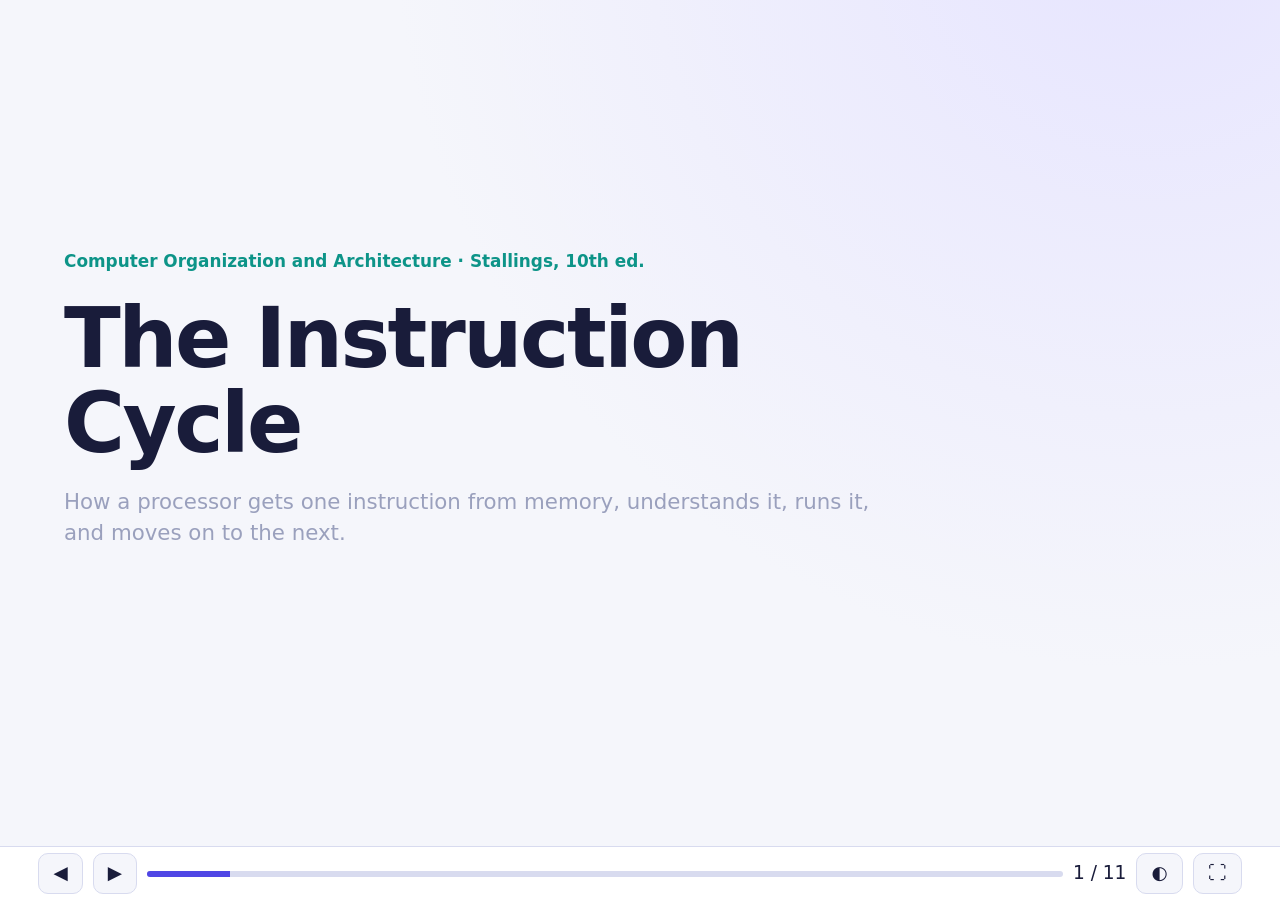
<file: ic/index.html>
<!DOCTYPE html>
<html lang="en" data-t="light"><head><meta charset="utf-8">
<meta name="viewport" content="width=device-width,initial-scale=1">
<title>The Instruction Cycle</title>
<style>
:root{--bg:#f5f6fb;--card:#fff;--tx:#191c3a;--mut:#9aa0bd;--ac:#4f46e5;--a2:#0d9488;--hl:#e6e4ff;--bd:#d8dbef}
[data-t=dark]{--bg:#0e1124;--card:#1a1e3b;--tx:#eef0ff;--mut:#5f6690;--ac:#8d88ff;--a2:#2dd4bf;--hl:#2b3062;--bd:#2e3461}
*{box-sizing:border-box;margin:0}
body{height:100vh;overflow:hidden;color:var(--tx);background:radial-gradient(circle at 90% -10%,var(--hl),transparent 50%),var(--bg);font:clamp(15px,1.45vw,22px)/1.45 "Segoe UI",system-ui,sans-serif;transition:background .4s,color .4s}
.slide{position:absolute;inset:0 0 54px;padding:4vh 5vw 1vh;display:none;flex-direction:column;gap:2.2vh}
.slide.act{display:flex;animation:in .5s}
@keyframes in{from{opacity:0;transform:translateX(28px)}}
h1{font-size:clamp(38px,6.5vw,92px);line-height:1.02;letter-spacing:-.03em}
h2{font-size:clamp(24px,3.3vw,46px);letter-spacing:-.02em;line-height:1.1}
h2 small{display:block;font-size:.4em;font-weight:600;color:var(--a2);letter-spacing:0;margin-bottom:.4em}
p.lead{max-width:60ch;color:var(--mut);font-size:1.15em}
.mid{justify-content:center}
.row{display:grid;grid-template-columns:1.55fr 1fr;gap:3vw;flex:1;min-height:0;align-items:center}
.fig svg{width:100%;max-height:64vh;display:block}
.steps{list-style:none;display:grid;gap:1.1vh}
.steps li{padding:1.1vh 1.1vw;border-radius:12px;border-left:5px solid transparent;background:var(--card);box-shadow:0 1px 8px #0000001a}
.steps li.cur{background:var(--hl);border-color:var(--ac)}
.steps li.on:not(.cur){opacity:.55}
.steps b{color:var(--ac)}
.g{display:grid;grid-template-columns:repeat(auto-fit,minmax(200px,1fr));gap:1.6vw;align-content:center;flex:1}
.c{background:var(--card);border:2px solid var(--bd);border-radius:18px;padding:2.4vh 1.4vw}
.c h3{color:var(--ac);font-size:1.3em}.c i{font-style:normal;font-size:2em;display:block}
.c.cur{border-color:var(--ac);background:var(--hl)}
.note{background:var(--a2);color:#fff;border-radius:14px;padding:1.4vh 1.6vw;font-weight:600}
.chip small{display:block;color:var(--a2);font-weight:600}
.chip{position:relative}.chip>b{color:var(--ac)}
[data-s]{opacity:0;transform:translateY(10px);transition:opacity .5s,transform .5s}
[data-s].on{opacity:1;transform:none}
svg [data-s]{transform:none}
.n rect{fill:var(--card);stroke:var(--ac);stroke-width:2.5}
.n text{fill:var(--tx);font:700 16px "Segoe UI",sans-serif;text-anchor:middle}
.n.cur rect{fill:var(--hl);stroke:var(--a2);stroke-width:4}
.cpu{fill:var(--hl);stroke:var(--tx);stroke-width:3;opacity:.55}
.bus{fill:var(--bd)}.w{stroke:var(--mut);fill:none;stroke-width:2}
.bl,.t{fill:var(--tx);font:700 14px "Segoe UI",sans-serif;text-anchor:middle}
.a{fill:none;stroke:var(--mut);stroke-width:3.5}
.a.cur{stroke:var(--a2);stroke-width:5;stroke-dasharray:9 7;animation:fl .7s linear infinite}
.tk{fill:var(--ac);stroke:#fff;stroke-width:2.5;filter:drop-shadow(0 0 5px var(--ac))}
@keyframes fl{to{stroke-dashoffset:-16}}
#bar{position:fixed;left:0;right:0;bottom:0;height:54px;display:flex;align-items:center;gap:10px;padding:0 3vw;background:var(--card);border-top:1px solid var(--bd)}
#bar button{border:1px solid var(--bd);background:var(--bg);color:var(--tx);border-radius:10px;padding:6px 14px;font:inherit;cursor:pointer}
#bar button:hover,#bar button:focus-visible{border-color:var(--ac);outline:2px solid var(--ac)}
#pg{flex:1;height:6px;border-radius:3px;background:var(--bd);overflow:hidden}#pg i{display:block;height:100%;width:0;background:var(--ac);transition:width .4s}
@media(max-width:800px){.row{grid-template-columns:1fr;overflow:auto}}
@media(prefers-reduced-motion:reduce){*{animation:none!important;transition:none!important}}
</style></head><body>

<section class="slide mid" id="slide-1">
<h2><small>Computer Organization and Architecture · Stallings, 10th ed.</small></h2>
<h1>The Instruction<br>Cycle</h1>
<p class="lead">How a processor gets one instruction from memory, understands it, runs it, and moves on to the next.</p>
<p data-s="1" class="note" style="width:fit-content">By Imran Lateef</p>
</section>

<section class="slide mid" id="slide-2">
<h2><small>The big picture</small>One instruction = a short repeating loop</h2>
<div class="g">
<div class="c" data-s="1"><i>📥</i><h3>Fetch</h3>Read the next instruction from memory into the processor.</div>
<div class="c" data-s="2"><i>⚙️</i><h3>Execute</h3>Interpret the opcode and perform the indicated operation.</div>
<div class="c" data-s="3"><i>🔔</i><h3>Interrupt</h3>If enabled and one has occurred: save the current state and service the interrupt.</div>
</div>
<p class="note" data-s="4">Plus one extra stage: Indirect. If an operand uses indirect addressing, the processor must first fetch the operand's real address from memory.</p>
</section>

<section class="slide" id="slide-3">
<h2><small>Figure 14.4</small>The instruction cycle</h2>
<div class="row"><div class="fig" data-k="cyc"></div>
<ol class="steps">
<li data-s="1"><b>Fetch</b> reads the instruction.</li>
<li data-s="2"><b>Execute</b> performs it. No indirection? Straight here.</li>
<li data-s="3"><b>Indirect</b> fetches operand addresses first, then Execute.</li>
<li data-s="4"><b>Interrupt</b> is checked after Execute, then back to Fetch.</li>
<li data-s="5">Execute → Fetch: the loop repeats for the next instruction.</li></ol></div>
</section>

<section class="slide mid" id="slide-4" aria-label="Figure 14.5 Instruction cycle state diagram">
<style>
#slide-4{--n1:#f6fff3;--n2:#79cc88;--ns:#3c9b57;--nt:#10261a;align-items:center;gap:1.2vh}
[data-t=dark] #slide-4{--n1:#3b8576;--n2:#0f3a35;--ns:#2dd4bf;--nt:#eafff9}
#slide-4 *{box-sizing:border-box}
#slide-4 svg{height:calc(100vh - 260px);width:auto;max-width:100%;display:block}
#slide-4 .fd-g1{stop-color:var(--n1)}#slide-4 .fd-g2{stop-color:var(--n2)}
#slide-4 .fd-n{opacity:.2;transition:opacity .6s}
#slide-4 .fd-n.on{opacity:1}
#slide-4 .fd-n circle{fill:url(#fd145g);stroke:var(--ns);stroke-width:2;transform-box:fill-box;transform-origin:center;transition:stroke .4s}
#slide-4 .fd-n.cur circle{stroke:var(--ac);stroke-width:5;animation:fdp 1.1s ease-in-out infinite}
#slide-4 .fd-n text{fill:var(--nt);font:700 14px "Segoe UI",system-ui,sans-serif;text-anchor:middle}
#slide-4 .fd-a{fill:none;stroke:var(--mut);stroke-width:3;opacity:.1;marker-end:url(#fd145m);transition:opacity .5s,stroke .4s}
#slide-4 .fd-a.on{opacity:1}
#slide-4 .fd-a.cur{stroke:var(--ac);stroke-width:4.5;stroke-dasharray:10 8;animation:fdf .6s linear infinite}
#slide-4 .fd-l{fill:var(--tx);font:600 14px "Segoe UI",system-ui,sans-serif;opacity:0;transition:opacity .6s}
#slide-4 .fd-l.on{opacity:1}
#slide-4 .fd-tk{fill:var(--ac);stroke:#fff;stroke-width:3;opacity:0;filter:drop-shadow(0 0 6px var(--ac))}
#slide-4 .fd-cap{min-height:3em;max-width:70ch;text-align:center;padding:.7em 1.2em;border-radius:14px;background:var(--card);border:1px solid var(--bd)}
#slide-4 .fd-cap b{color:var(--ac)}
#slide-4 .fd-bar{display:flex;gap:8px;align-items:center;flex-wrap:wrap;justify-content:center}
#slide-4 button{border:1px solid var(--bd);background:var(--card);color:var(--tx);border-radius:10px;padding:6px 14px;font:inherit;cursor:pointer}
#slide-4 button:hover,#slide-4 button:focus-visible{border-color:var(--ac);outline:2px solid var(--ac)}
#slide-4 .fd-t{font-weight:700;margin:0}
@keyframes fdf{to{stroke-dashoffset:-18}}
@keyframes fdp{50%{transform:scale(1.07)}}
@media(prefers-reduced-motion:reduce){#slide-4 *{animation:none!important;transition:none!important}}
</style>
<svg viewBox="0 0 960 680" role="img" aria-label="Instruction cycle state diagram">
<defs>
<radialGradient id="fd145g" cx="35%" cy="30%" r="75%"><stop offset="0" class="fd-g1"/><stop offset="1" class="fd-g2"/></radialGradient>
<marker id="fd145m" viewBox="0 0 10 10" refX="9" refY="5" markerWidth="4.5" markerHeight="4.5" orient="auto"><path d="M0 0L10 5L0 10z" fill="context-stroke"/></marker>
</defs>
</svg>
<div class="fd-cap" aria-live="polite"></div>
<p class="fd-t">Figure 14.5 &nbsp;Instruction Cycle State Diagram</p>
<script>
(()=>{
const R=document.currentScript.closest('section'),$=q=>R.querySelector(q),svg=$('svg');
// [key, x, y, label lines, step]
const N=[['iac',170,310,['Instruction','address','calculation'],1],['if',170,150,['Instruction','fetch'],2],['iod',300,310,['Instruction','operation','decoding'],3],['oac1',440,310,['Operand','address','calculation'],4],['of',440,150,['Operand','fetch'],5],['do',575,310,['Data','Operation'],6],['oac2',715,310,['Operand','address','calculation'],7],['os',715,150,['Operand','store'],8],['ic',715,460,['Interrupt','check'],9],['int',715,610,['Interrupt'],12]];
// [id, path, step]
const A=[['a1','M170 258V204',2],['a2','M201 189L267 270',3],['a3','M352 310H388',4],['a4','M421 264V198',5],['a4b','M459 198V264',5],['a5','M410 112C385 25 495 25 470 112',5],['a6','M490 146L535 158L572 258',6],['a7','M627 310H663',7],['a8','M696 264V198',8],['a8b','M734 198V264',8],['a9','M685 112C660 25 770 25 745 112',8],['a10','M766 150H830V460H768',9],['a13','M663 460H326L207 347',10],['a14','M530 460L477 347',11],['a12','M715 512V556',12],['a15','M682 576L592 464',12]];
// [x, y, lines, step, anchor]
const L=[[440,32,['Indirection'],5,'middle'],[715,32,['Indirection'],8,'middle'],[474,228,['Multiple','operands'],5,'start'],[748,228,['Multiple','results'],8,'start'],[290,408,['Instruction complete,','fetch next instruction'],10,'start'],[652,420,['No','interrupt'],10,'end'],[548,382,['Return for string','or vector data'],11,'start'],[732,540,['Interrupt'],12,'start']];
// [title, explanation]
const C=[['Start','Calculate the address of the next instruction.'],['Instruction fetch','Read the instruction from memory.'],['Instruction operation decoding','Decode the opcode: which operation, and how many operands?'],['Operand address calculation','Work out the address of each operand.'],['Operand fetch','Read the operand. Indirect addressing loops here; multiple operands go back to address calculation.'],['Data operation','Perform the operation on the data.'],['Operand address calculation','Work out where the result will be stored.'],['Operand store','Write the result. Indirection and multiple results loop here.'],['Interrupt check','The instruction is complete. Is an interrupt waiting?'],['No interrupt','Instruction complete: fetch the next instruction.'],['String or vector data','Return to operand address calculation for the next element.'],['Interrupt','Service the interrupt, then rejoin the flow.']];
const HL={1:'iac',2:'if',3:'iod',4:'oac1',5:'of',6:'do',7:'oac2',8:'os',9:'ic',10:'iac',11:'oac1',12:'int'};
const TK={2:['a1'],3:['a2'],4:['a3'],5:['a4','a4b'],6:['a6'],7:['a7'],8:['a8','a8b'],9:['a10'],10:['a13'],11:['a14'],12:['a12']};
let h='';
N.forEach(([k,x,y,t,s])=>h+=`<g class="fd-n" data-k="${k}" data-s="${s}" ><circle cx="${x}" cy="${y}" r="50"/><text>${t.map((l,i)=>`<tspan x="${x}" y="${y+(i-(t.length-1)/2)*15+4.5}">${l}</tspan>`).join('')}</text></g>`);
A.forEach(([k,d,s])=>h+=`<path class="fd-a" data-a="${k}" data-s="${s}" d="${d}"/>`);
L.forEach(([x,y,t,s,a])=>h+=`<text class="fd-l" data-s="${s}" text-anchor="${a}">${t.map((l,i)=>`<tspan x="${x}" y="${y+i*18}">${l}</tspan>`).join('')}</text>`);
h+='<circle class="fd-tk" r="9" cx="-50" cy="-50"/>';
svg.insertAdjacentHTML('beforeend',h);
const still=matchMedia('(prefers-reduced-motion:reduce)').matches;
let st=0,rid=0,timer=0;
function travel(ids){const my=++rid,tk=$('.fd-tk'),q=ids.map(i=>$('[data-a='+i+']'));
(function seg(){const p=q.shift();if(my!=rid)return;if(!p){tk.style.opacity=0;return}
const len=p.getTotalLength(),t0=performance.now(),D=Math.max(550,len*3.2);tk.style.opacity=1;
(function f(t){if(my!=rid)return;const k=Math.min(1,(t-t0)/D),pt=p.getPointAtLength(len*k);tk.setAttribute('cx',pt.x);tk.setAttribute('cy',pt.y);k<1?requestAnimationFrame(f):seg()})(t0)})()}
function show(n){const prev=st;st=Math.max(0,Math.min(C.length,n));rid++;$('.fd-tk').style.opacity=0;
R.querySelectorAll('[data-s]').forEach(e=>{const v=+e.dataset.s,isN=e.classList.contains('fd-n');e.classList.toggle('on',v<=st);e.classList.toggle('cur',!isN&&v==st)});
R.querySelectorAll('.fd-n').forEach(e=>e.classList.toggle('cur',e.dataset.k==HL[st]));
$('.fd-cap').innerHTML=st?`<b>${C[st-1][0]}.</b> ${C[st-1][1]}`:'<b>Press Play</b> to trace one instruction through the cycle.';
if(st>prev&&TK[st]&&!still)travel(TK[st])}
R.addEventListener('step',e=>show(e.detail));
show(0);
})();
</script>
</section>

<section class="slide mid" id="slide-5">
<h2><small>Four registers do the work</small>Who holds what</h2>
<div class="g">
<div class="c" data-s="1"><h3>PC</h3>Program Counter<br>Address of the next instruction.</div>
<div class="c" data-s="2"><h3>MAR</h3>Memory Address Register<br>Address sent out on the address bus.</div>
<div class="c" data-s="3"><h3>MBR</h3>Memory Buffer Register<br>Data just read from, or about to be written to, memory.</div>
<div class="c" data-s="4"><h3>IR</h3>Instruction Register<br>The instruction currently being run.</div></div>
</section>

<section class="slide" id="slide-6">
<h2><small>Figure 14.6</small>Data flow: fetch cycle</h2>
<div class="row"><div class="fig" data-k="fetch"></div>
<ol class="steps">
<li data-s="1"><b>PC → MAR</b>: address of the next instruction.</li>
<li data-s="2">MAR puts the address on the <b>address bus</b>.</li>
<li data-s="3">Control unit requests a <b>memory read</b>.</li>
<li data-s="4">Memory answers on the <b>data bus</b> into MBR.</li>
<li data-s="5"><b>MBR → IR</b>: instruction is ready.</li>
<li data-s="6">Meanwhile <b>PC + 1</b> prepares the next fetch.</li></ol></div>
</section>

<section class="slide" id="slide-7">
<h2><small>Figure 14.7</small>Data flow: indirect cycle</h2>
<div class="row"><div class="fig" data-k="ind"></div>
<ol class="steps">
<li data-s="1">Rightmost <b>N bits of MBR</b> (the address reference) → <b>MAR</b>.</li>
<li data-s="2">MAR sends the address on the <b>address bus</b>.</li>
<li data-s="3">Control unit requests a <b>memory read</b>.</li>
<li data-s="4">The operand's real address arrives in <b>MBR</b>.</li></ol></div>
</section>

<section class="slide mid" id="slide-8">
<h2><small>The odd one out</small>Execute takes many forms</h2>
<div class="g">
<div class="c" data-s="1"><i>🔀</i><h3>Move data</h3>Transfer data between registers.</div>
<div class="c" data-s="2"><i>💾</i><h3>Memory or I/O</h3>Read from or write to memory or an I/O device.</div>
<div class="c" data-s="3"><i>🧮</i><h3>Use the ALU</h3>Invoke the arithmetic logic unit.</div></div>
<p class="note" data-s="4">Which one happens depends on the opcode in the IR. Fetch, indirect and interrupt are simple and predictable; execute is not.</p>
</section>

<section class="slide" id="slide-9">
<h2><small>Figure 14.8</small>Data flow: interrupt cycle</h2>
<div class="row"><div class="fig" data-k="int"></div>
<ol class="steps">
<li data-s="1"><b>PC → MBR</b>: save where we were.</li>
<li data-s="2">Control unit loads <b>MAR</b> with the reserved save location (e.g. a stack pointer).</li>
<li data-s="3">Address bus + data bus + <b>write</b>: MBR is stored in memory.</li>
<li data-s="4">Control unit loads <b>PC</b> with the interrupt routine's address. The next fetch starts there.</li></ol></div>
</section>

<section class="slide" id="slide-10">
<h2><small>Figure 14.9</small>Two-stage instruction pipeline</h2>
<div class="row"><div class="fig" data-k="pipe"></div>
<ol class="steps">
<li data-s="1"><b>(a)</b> While Execute works, Fetch grabs the next instruction. This is prefetch (fetch overlap).</li>
<li data-s="2"><b>(b)</b> The real picture is less perfect.</li>
<li data-s="3"><b>Wait</b>: execute usually takes longer than fetch, so stages stall.</li>
<li data-s="4"><b>New address</b>: after a conditional branch, the next address is unknown until execute finishes.</li>
<li data-s="5"><b>Discard</b>: fetch guesses "next in memory". Branch taken? Throw it away.</li></ol></div>
</section>

<section class="slide mid" id="slide-11">
<h2><small>Remember this</small>Summary</h2>
<ol class="steps" style="font-size:1.2em">
<li data-s="1"><b>Fetch</b> → <b>Indirect (if needed)</b> → <b>Execute</b> → <b>Interrupt check</b> → repeat.</li>
<li data-s="2">PC, MAR, MBR and IR move addresses and data over the buses.</li>
<li data-s="3">Fetch, indirect and interrupt are simple; execute depends on the opcode.</li>
<li data-s="4">Pipelining overlaps fetch and execute, but waits and branches limit the speed-up.</li></ol>
<p class="note" data-s="5" style="width:fit-content">Thank you · Questions?</p>
</section>

<div id="bar"><button id="pv" aria-label="Previous">◀</button><button id="nx" aria-label="Next">▶</button>
<div id="pg"><i></i></div><span id="ct"></span><button id="th" title="Theme (T)">◐</button><button id="fs" title="Fullscreen (F)">⛶</button></div>

<script>
let k=0;
const svg=(w,h,b)=>{const m='m'+k++;return`<svg viewBox="0 0 ${w} ${h}"><defs><marker id="${m}" viewBox="0 0 10 10" refX="8" refY="5" markerWidth="5" markerHeight="5" orient="auto"><path d="M0 0L10 5L0 10z" fill="context-stroke"/></marker></defs>${b.replace(/MK/g,m)}</svg>`};
const B=(x,y,w,h,t,s)=>`<g class="n"${s?` data-s="${s}"`:''}><rect x="${x}" y="${y}" width="${w}" height="${h}" rx="8"/><text x="${x+w/2}" y="${y+h/2+5}">${t}</text></g>`;
const A=(d,s)=>`<path class="a" data-s="${s}" marker-end="url(#MK)" d="${d}"/>`;
const T=(x,y,t,s)=>`<text class="t" x="${x}" y="${y}"${s?` data-s="${s}"`:''}>${t}</text>`;
const P={PC:[30,50],MAR:[150,50],IR:[30,250],MBR:[150,250]};
const bus=(n,ar)=>{let b='<rect class="cpu" x="10" y="20" width="335" height="300" rx="14"/>'+T(40,40,'CPU');
n.forEach(r=>b+=r=='CU'?B(120,150,110,50,'Control Unit'):B(...P[r],70,44,r));
[['Address',370],['Data',430],['Control',490]].forEach(([l,x])=>b+=`<rect class="bus" x="${x}" y="20" width="22" height="300"/><text class="bl" x="${x+11}" y="342">${l}</text>`);
b+='<path class="w" d="M381 125H550M441 150H550M501 175H550"/>'+B(550,100,90,100,'Memory');
return svg(660,355,b+ar.map(a=>A(...a)).join(''))};
const rd='M550 150H441V272H224',ab='M220 72H381V125H548',cb='M232 175H548';
const F={
cyc:svg(500,310,B(190,10,120,50,'Fetch',1)+B(190,250,120,50,'Execute',2)+B(370,130,120,50,'Indirect',3)+B(10,130,120,50,'Interrupt',4)+A('M265 62V248',2)+A('M312 40L420 128',3)+A('M420 182L312 262',3)+A('M188 262L80 182',4)+A('M80 128L188 40',4)+A('M235 248V62',5)),
fetch:bus(['PC','MAR','IR','MBR','CU'],[['M100 72H148',1],[ab,2],[cb,3],[rd,4],['M150 272H102',5],['M120 175H75V96',6]]),
ind:bus(['MAR','MBR','CU'],[['M150 272H108V72H148',1],[ab,2],[cb,3],[rd,4]]),
int:bus(['PC','MAR','MBR','CU'],[['M45 94V272H148',1],['M185 150V96',2],[ab,3],['M222 272H441V150H548',3],[cb,3],['M120 175H75V96',4]]),
pipe:svg(640,345,B(150,30,100,50,'Fetch',1)+B(400,30,100,50,'Execute',1)+A('M20 55H148',1)+A('M250 55H398',1)+A('M500 55H620',1)+T(80,45,'Instruction',1)+T(325,45,'Instruction',1)+T(560,45,'Result',1)+T(320,115,'(a) Simplified view',1)
+B(150,200,100,50,'Fetch',2)+B(400,200,100,50,'Execute',2)+A('M20 225H148',2)+A('M250 225H398',2)+A('M500 225H620',2)+T(80,215,'Instruction',2)+T(325,215,'Instruction',2)+T(560,215,'Result',2)
+A('M160 198C150 158 210 158 200 198',3)+A('M450 198C440 158 500 158 490 198',3)+T(180,150,'Wait',3)+T(470,150,'Wait',3)
+A('M420 198C390 118 290 118 235 198',4)+T(330,122,'New address',4)+A('M200 252V300',5)+T(200,322,'Discard',5)+T(420,300,'(b) Expanded view',2))};
document.querySelectorAll('.fig').forEach(e=>e.innerHTML=F[e.dataset.k]);
const S=[...document.querySelectorAll('.slide')],$=q=>document.querySelector(q);let i=0,st=0;
const mx=s=>Math.max(0,...[...s.querySelectorAll('[data-s]')].map(e=>+e.dataset.s));
function go(n,s){i=n;st=s;S.forEach((e,j)=>e.classList.toggle('act',j==i));
S[i].querySelectorAll('[data-s]').forEach(e=>{const v=+e.dataset.s;e.classList.toggle('on',v<=st);e.classList.toggle('cur',v==st)});
$('#ct').textContent=(i+1)+' / '+S.length;$('#pg i').style.width=((i+1)/S.length*100)+'%';history.replaceState(0,'','#slide-'+(i+1));S[i].dispatchEvent(new CustomEvent('step',{detail:st}));tok()}
let rid=0;
function tok(){const my=++rid;document.querySelectorAll('.tk').forEach(e=>e.remove());
if(matchMedia('(prefers-reduced-motion:reduce)').matches)return;
S[i].querySelectorAll('path.a.cur').forEach(p=>{const c=document.createElementNS('http://www.w3.org/2000/svg','circle'),L=p.getTotalLength(),D=Math.max(700,L*4),t0=performance.now();
c.setAttribute('class','tk');c.setAttribute('r',8);p.ownerSVGElement.appendChild(c);
(function f(t){if(my!=rid)return;const k=Math.min(1,((t-t0)%(D+500))/D),q=p.getPointAtLength(L*k);c.setAttribute('cx',q.x);c.setAttribute('cy',q.y);requestAnimationFrame(f)})(t0)})}
const next=()=>{if(st<mx(S[i]))go(i,st+1);else if(i<S.length-1)go(i+1,0)};
const prev=()=>{if(st>0)go(i,st-1);else if(i)go(i-1,mx(S[i-1]))};
const theme=()=>{const d=document.documentElement;d.dataset.t=d.dataset.t=='dark'?'light':'dark';try{localStorage.setItem('t',d.dataset.t)}catch(e){}};
try{const t=localStorage.getItem('t');if(t)document.documentElement.dataset.t=t}catch(e){}
$('#nx').onclick=next;$('#pv').onclick=prev;$('#th').onclick=theme;
$('#fs').onclick=()=>document.fullscreenElement?document.exitFullscreen():document.documentElement.requestFullscreen();
addEventListener('keydown',e=>{const c=e.key;
if(['ArrowRight','ArrowDown',' ','PageDown','Enter'].includes(c)){e.preventDefault();next()}
else if(['ArrowLeft','ArrowUp','PageUp','Backspace'].includes(c)){e.preventDefault();prev()}
else if(c=='Home')go(0,0);else if(c=='End')go(S.length-1,mx(S[S.length-1]));
else if(c=='t'||c=='T')theme();else if(c=='f'||c=='F')$('#fs').click()});
let x0;addEventListener('touchstart',e=>x0=e.touches[0].clientX);
addEventListener('touchend',e=>{const d=e.changedTouches[0].clientX-x0;if(Math.abs(d)>50)d<0?next():prev()});
const h=parseInt((location.hash.match(/slide-(\d+)/)||[])[1]);go(h>0&&h<=S.length?h-1:0,0);
</script></body></html>
</file>
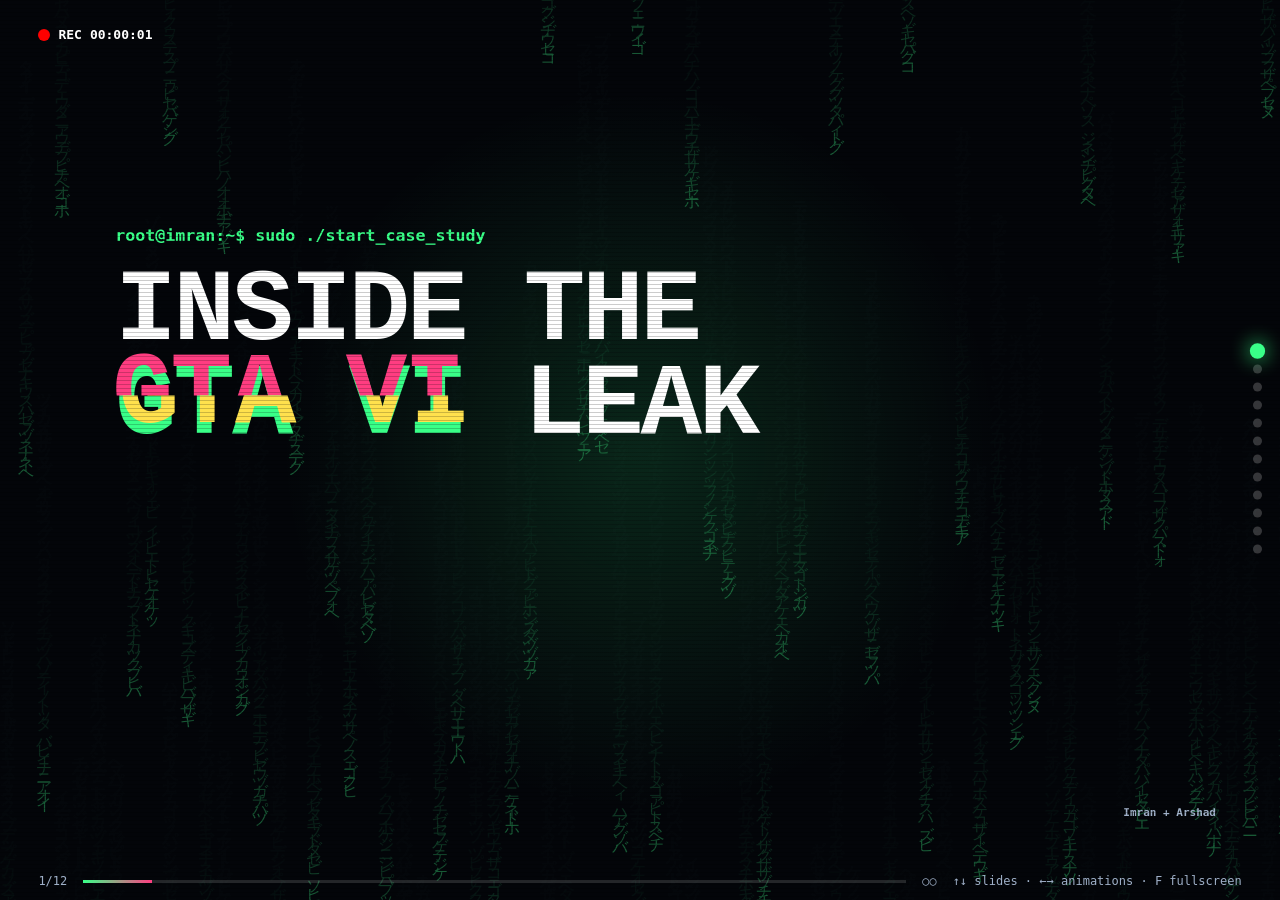
<file: p/index.html>
<!doctype html>
<html lang="en"><head><meta charset="utf-8"><meta name="viewport" content="width=device-width,initial-scale=1">
<title>Inside the GTA VI Leak | Imran Lateef &amp; Arshad Ali Khokhar</title>
<!--
HOW TO EDIT: every slide is one <section class="slide"> ... </section>. Copy, delete or reorder whole sections freely.
 data-p = presenter label | data-t = enter transition (wipe, zoom, flip, glitch) | data-h = background colour (0-360)
 Anything with class "b" appears one at a time on the RIGHT arrow (data-fx = zoom, left, stamp). LEFT arrow undoes it.
 UP / DOWN arrows (or scroll / swipe) change slides.
-->
<style>
:root{--bg:#05070d;--c:#39ff88;--p:#ff3d81;--y:#ffe14d;--m:#9fb0c8;--d:1}
*{box-sizing:border-box;margin:0}
html,body{height:100%;overflow:hidden;background:var(--bg);color:#fff;font:clamp(14px,1.4vw,20px)/1.55 ui-monospace,Consolas,"Courier New",monospace}
#r{position:fixed;inset:0;opacity:.35}
body:before{content:"";position:fixed;inset:0;z-index:1;pointer-events:none;background:radial-gradient(circle 28vmax at var(--mx,50%) var(--my,50%),#39ff8822,transparent)}
body:after{content:"";position:fixed;inset:0;z-index:9;pointer-events:none;background:repeating-linear-gradient(0deg,#0000 0 3px,#0003 3px 4px)}
.shake{animation:sh .5s}@keyframes sh{20%{transform:translate(-12px,6px)}40%{transform:translate(10px,-8px)}60%{transform:translate(-8px,-4px)}80%{transform:translate(6px,6px)}}
.deck{position:fixed;inset:0;perspective:1400px;z-index:2}
.slide{position:absolute;inset:0;padding:8vh 9vw 11vh;display:flex;flex-direction:column;justify-content:center;gap:2.2vh;visibility:hidden}
.slide:after{content:attr(data-p);position:absolute;right:5vw;bottom:9vh;font:700 11px ui-monospace,Consolas,monospace;color:var(--m)}
.act{visibility:visible;animation:wipe .9s cubic-bezier(.2,.8,.2,1) both}
[data-t=zoom].act{animation-name:zoom}[data-t=flip].act{animation-name:flip}[data-t=glitch].act{animation-name:glt;animation-timing-function:steps(9)}
.out{visibility:visible;pointer-events:none;animation:out .6s ease both}
@keyframes wipe{from{clip-path:inset(calc(50% + var(--d)*50%) 0 calc(50% - var(--d)*50%) 0);transform:translateY(calc(var(--d)*12vh))}to{clip-path:inset(0);transform:none}}
@keyframes zoom{from{transform:scale(1.6);filter:blur(16px);opacity:0}to{transform:none;filter:none;opacity:1}}
@keyframes flip{from{transform:rotateX(calc(var(--d)*-80deg)) translateY(calc(var(--d)*20vh));opacity:0}to{transform:none;opacity:1}}
@keyframes glt{0%{opacity:0;transform:translateX(-7%) skewX(20deg);filter:hue-rotate(90deg)}30%{opacity:1;transform:translateX(5%) skewX(-12deg)}60%{transform:translateX(-3%);filter:hue-rotate(-60deg)}100%{transform:none;filter:none}}
@keyframes out{to{transform:translateY(calc(var(--d)*-14vh)) scale(.9) rotateX(calc(var(--d)*25deg));opacity:0;filter:blur(8px)}}
#gl{position:fixed;inset:0;z-index:8;pointer-events:none;opacity:0;background:repeating-linear-gradient(0deg,#ff3d8190 0 5px,#0000 5px 13px,#39ff8870 13px 17px,#0000 17px 30px)}
#gl.on{animation:gl .5s steps(6)}@keyframes gl{0%{opacity:1;transform:translateX(-3%) skewX(8deg)}50%{opacity:.5;transform:translateX(3%)}100%{opacity:0}}
.b{opacity:0;transform:translateY(30px);transition:opacity .6s,transform .7s cubic-bezier(.2,.9,.3,1.2)}
[data-fx=zoom]{transform:scale(.5)}[data-fx=left]{transform:translateX(-70px)}[data-fx=stamp]{transform:scale(3.5) rotate(-20deg)}
.b.on{opacity:1;transform:none}.b.on[data-fx=stamp]{transform:rotate(-8deg)}
h1{font-size:clamp(44px,8vw,112px);line-height:.92;letter-spacing:-.05em}
h2{font-size:clamp(30px,4.6vw,66px);line-height:1;letter-spacing:-.04em}
.eb{color:var(--c);font:700 13px ui-monospace,Consolas,monospace}
em{position:relative;color:var(--c);font-style:normal}
em:before,em:after{content:attr(data-x);position:absolute;left:0;top:0;clip-path:inset(0 0 50% 0);animation:gj 2.5s infinite steps(2)}
em:before{color:var(--p);transform:translateX(-3px)}em:after{color:var(--y);clip-path:inset(50% 0 0 0);transform:translateX(3px);animation-delay:-1s}
@keyframes gj{0%,90%{transform:translateX(0)}92%{transform:translateX(-6px)}96%{transform:translateX(6px)}}
p,li{color:var(--m)}b{color:#fff}
.g{display:grid;grid-template-columns:repeat(auto-fit,minmax(210px,1fr));gap:16px}
.card{border:1px solid var(--c);background:#050b08ea;border-radius:4px;padding:34px 18px 18px;position:relative;box-shadow:0 0 18px #39ff8822}.card:before{content:"";position:absolute;left:10px;top:10px;width:9px;height:9px;border-radius:50%;background:#ff5f56;box-shadow:15px 0 #ffbd2e,30px 0 #27c93f}
.card h3{margin-bottom:6px;font-size:1.1em}.card p{font-size:.85em}
.num{font-size:clamp(40px,6vw,84px);font-weight:900;color:var(--c);line-height:1;letter-spacing:-.05em}
.term{font:clamp(14px,1.6vw,22px)/1.6 ui-monospace,Consolas,monospace;color:var(--c);background:#000a;border:1px solid var(--c);padding:16px 20px;white-space:pre-wrap;min-height:6em}
.call{border-left:4px solid var(--p);background:#ff3d810f;padding:12px 18px;color:#e8ecf4;font-size:.9em}
.tl{display:grid;grid-template-columns:repeat(4,1fr);gap:14px;border-top:3px solid var(--c);margin-top:3vh}
.tl .b{position:relative;padding-top:18px}.tl .b:before{content:"";position:absolute;top:-12px;left:0;width:20px;height:20px;border-radius:50%;background:var(--p);box-shadow:0 0 20px var(--p)}
.tl b{color:var(--y)}
.chat{max-width:560px;display:flex;flex-direction:column;gap:12px}
.msg{background:#1b2a44;padding:12px 18px;border-radius:20px 20px 20px 4px;color:#fff;width:fit-content}
.st{display:grid;gap:4px}.st span{color:var(--m);font-size:.85em}.st i{display:block;height:7px;border-radius:9px;width:0;background:linear-gradient(90deg,var(--c),var(--p));transition:width 1.3s .3s}.st.on i{width:100%}
.stamp{font-size:clamp(56px,11vw,160px);font-weight:900;color:var(--p);border:.06em solid var(--p);padding:0 .2em;display:inline-block;width:fit-content;line-height:1.1}
.q button{display:block;width:100%;max-width:640px;text-align:left;margin:6px 0;padding:14px 18px;font:inherit;color:#fff;background:#0d1422;border:1px solid #ffffff33;border-radius:12px;cursor:pointer}
.q button:hover{border-color:var(--c)}.q .ok{background:#1d5c3a;border-color:#6dff9c}.q .bad{animation:sh .4s;border-color:var(--p)}
.win{font-size:clamp(40px,8vw,120px);font-weight:900;letter-spacing:-.05em;line-height:.95;background:linear-gradient(90deg,var(--y),var(--p),var(--c),var(--y));background-size:300%;-webkit-background-clip:text;background-clip:text;color:transparent;animation:bg 4s linear infinite}
@keyframes bg{to{background-position:300%}}
a{color:var(--c)}h1,h2{letter-spacing:-.03em}h2:after{content:"_";color:var(--c);animation:bl 1s infinite}.eb{font-size:clamp(12px,1.3vw,17px)}
#rec{position:fixed;z-index:10;left:3vw;top:3vh;font:700 13px ui-monospace,Consolas,monospace;display:flex;gap:8px;align-items:center}
#rec:before{content:"";width:12px;height:12px;border-radius:50%;background:red;animation:bl 1s infinite}@keyframes bl{50%{opacity:0}}
#ui{position:fixed;z-index:10;left:0;right:0;bottom:0;padding:12px 3vw;display:flex;gap:16px;align-items:center;font:12px ui-monospace,Consolas,monospace;color:var(--m)}
#pb{flex:1;height:3px;background:#fff2}#pb i{display:block;height:100%;width:0;background:linear-gradient(90deg,var(--c),var(--p));transition:width .5s}
#dots{position:fixed;z-index:10;right:1.4vw;top:50%;transform:translateY(-50%);display:flex;flex-direction:column;gap:9px}
#dots i{width:9px;height:9px;border-radius:50%;background:#fff3;cursor:pointer;transition:.3s}#dots i.on{background:var(--c);transform:scale(1.7);box-shadow:0 0 12px var(--c)}
@media(max-width:760px){.tl{grid-template-columns:1fr 1fr}#dots,#ui span:last-child{display:none}}
@media(prefers-reduced-motion:reduce){*{animation-duration:.01s!important;transition-duration:.01s!important}}
</style></head><body>
<canvas id="r"></canvas><div id="gl"></div>
<div id="rec">REC <span id="tc">00:00:00</span></div>
<main class="deck">

<!-- 1 BOOT / TITLE -->
<section class="slide" data-t="glitch" data-h="140" data-p="Imran + Arshad">
<p class="eb">root@imran:~$ sudo ./start_case_study</p>
<h1>INSIDE THE<br><em data-x="GTA VI">GTA VI</em> LEAK</h1>
<pre class="b term" data-type="$ whoami|> imran_lateef + arshad_ali_khokhar|$ ./load --case rockstar_2022|> [OK] evidence loaded. access granted_"></pre>
<p class="b" style="color:#fff;font-size:1.1em">Presented by <b>IMRAN LATEEF</b> &amp; <b>ARSHAD ALI KHOKHAR</b></p>
</section>

<!-- 2 INTRO: ATTACK / ATTACKER / ATTACKED -->
<section class="slide" data-t="wipe" data-h="330" data-p="Imran">
<p class="eb">root@imran:~$ cat intro.txt</p>
<h2>3 things to know first</h2>
<div class="g">
<div class="card b" data-fx="zoom"><h3>THE ATTACK</h3><p>A hacker broke into Rockstar Games' network, stole secret GTA VI videos and leaked them online in September 2022.</p></div>
<div class="card b" data-fx="zoom"><h3>THE ATTACKER</h3><p>A teenager from the UK, linked to the hacking group Lapsus$.</p></div>
<div class="card b" data-fx="zoom"><h3>THE ATTACKED</h3><p>Rockstar Games (owned by Take-Two), the developers who make GTA, and the fans waiting for the game.</p></div></div>
<p class="call b">In one line: someone got into a company's accounts and took what was never theirs.</p>
</section>

<!-- 3 THE 4-STEP FLOW -->
<section class="slide" data-t="flip" data-h="50" data-p="Imran">
<p class="eb">root@imran:~$ ./show_attack_flow</p>
<h2>Every attack follows 4 steps</h2>
<div class="g">
<div class="card b st"><h3>1. Initial Access</h3><p>Phishing or stolen credentials</p><i></i></div>
<div class="card b st"><h3>2. Exploitation</h3><p>Abuse of a weakness or misconfiguration</p><i></i></div>
<div class="card b st"><h3>3. Impact</h3><p>Data theft, disruption, or account compromise</p><i></i></div>
<div class="card b st"><h3>4. Detection &amp; Defense</h3><p>Monitoring, incident response, and prevention</p><i></i></div></div>
<p class="call b">Next: how each step happened in the GTA VI leak.</p>
</section>

<!-- 4 STAGE 1: INITIAL ACCESS -->
<section class="slide" data-t="zoom" data-h="200" data-p="Imran">
<p class="eb">root@imran:~$ ./stage_1 --initial_access</p>
<h2>1. How did they get in?</h2>
<p class="b">Reports point to <b>social engineering</b> and a <b>work chat account</b>. Rockstar has not confirmed the details.</p>
<div class="chat">
<div class="msg b" data-fx="left">Hi! IT support here. We're fixing your account.</div>
<div class="msg b" data-fx="left">Please approve the login request on your phone.</div>
<div class="msg b" data-fx="left">It's urgent, thanks!</div></div>
<p class="call b">Illustration only, not the real messages. Hackers fake urgency so you act before you think.</p>
</section>

<!-- 5 STAGE 2: EXPLOITATION -->
<section class="slide" data-t="glitch" data-h="300" data-p="Imran">
<p class="eb">root@imran:~$ ./stage_2 --exploitation</p>
<h2>2. What did they do inside?</h2>
<div class="g">
<div class="card b st"><h3>Get in</h3><p>Use one person's account to enter.</p><i></i></div>
<div class="card b st"><h3>Look around</h3><p>Find folders with secret game files.</p><i></i></div>
<div class="card b st"><h3>Copy data</h3><p>Download the videos (exfiltration).</p><i></i></div>
<div class="card b st"><h3>Leak and pressure</h3><p>Post it publicly and seek attention or money.</p><i></i></div></div>
<p class="call b">A model of the reported events, not a confirmed forensic report.</p>
</section>

<!-- 6 STAGE 3: IMPACT AND LOSS -->
<section class="slide" data-t="flip" data-h="350" data-sp="3" data-p="Arshad">
<p class="eb">root@arshad:~$ ./stage_3 --impact</p>
<div class="b stamp" data-fx="stamp">LEAKED</div>
<div class="g">
<div class="card b"><div class="num" data-n="90">0</div><p>videos leaked. Developers lost control of private work.</p></div>
<div class="card b"><div class="num" data-n="50">0</div><p>minutes of footage. Rockstar had to investigate and remove copies.</p></div>
<div class="card b"><div class="num" data-n="1">0</div><p>day until Rockstar confirmed the break-in.</p></div></div>
<p class="call b">Most affected: the developers. Rockstar did not expect long-term delays, and no official total cost was widely reported.</p>
</section>

<!-- 7 STAGE 4: DETECTION, RECOVERY, DEFENSE -->
<section class="slide" data-t="wipe" data-h="150" data-p="Arshad">
<p class="eb">root@arshad:~$ ./stage_4 --defense</p>
<h2>4. Detection, recovery, defense</h2>
<div class="g">
<div class="card b"><h3>Contain + investigate</h3><p>Rockstar cut off access and checked what was taken.</p></div>
<div class="card b"><h3>Recovery</h3><p>Takedown requests removed leaked copies from platforms.</p></div>
<div class="card b"><h3>Prevent</h3><p>Strong MFA, least access, never approve a login you did not start.</p></div>
<div class="card b"><h3>Detect</h3><p>Alert on unusual downloads and train staff to verify urgent requests.</p></div></div>
<p class="call b">Simple rule: verify, limit access, watch for strange activity, respond fast.</p>
</section>

<!-- 8 THE ATTACKER -->
<section class="slide" data-t="zoom" data-h="260" data-p="Arshad">
<p class="eb">root@arshad:~$ cat attacker.txt</p>
<h2>Who did this?</h2>
<div class="g">
<div class="card b"><h3>Arion Kurtaj</h3><p>A UK teenager. A court found him responsible for the Rockstar attack in 2023.</p></div>
<div class="card b"><h3>Lapsus$</h3><p>A young, loud hacking group known for stealing data from big tech companies.</p></div>
<div class="card b"><h3>"teapotuberhacker"</h3><p>The online name that posted the leak. It also claimed the Uber hack the same week.</p></div></div>
<p class="call b">Online claims are not proof. Trust what courts and companies confirm.</p>
</section>

<!-- 9 MOTIVATION -->
<section class="slide" data-t="wipe" data-h="30" data-p="Arshad">
<p class="eb">root@arshad:~$ ./why --motive</p>
<h2>Why hack a video game?</h2>
<div class="g">
<div class="card b" data-fx="zoom"><h3>Money</h3><p>Stolen data is leverage to demand payment (extortion).</p></div>
<div class="card b" data-fx="zoom"><h3>Fame</h3><p>A famous leak brings worldwide attention.</p></div>
<div class="card b" data-fx="zoom"><h3>Secrets</h3><p>Unreleased footage and plans are valuable to rivals and fans.</p></div></div>
<p class="call b">You don't need a bank to have data worth stealing.</p>
</section>

<!-- 10 TIMELINE + DURATION -->
<section class="slide" data-t="flip" data-h="200" data-p="Arshad">
<p class="eb">root@arshad:~$ ./timeline --real_time</p>
<h2>From break-in to courtroom</h2>
<div class="tl">
<div class="b"><b>Before 18 Sep 2022</b><p>Intruder gets inside. Exact path never fully public.</p></div>
<div class="b"><b>18 Sep 2022</b><p>Videos appear on a GTA fan forum and spread in hours.</p></div>
<div class="b"><b>19 Sep 2022</b><p>Rockstar confirms a network intrusion.</p></div>
<div class="b"><b>2023</b><p>A UK court finds the teenage hacker responsible.</p></div></div>
<p class="call b">Leak spread: hours. Legal case: about a year. No minute-by-minute record of the break-in is public.</p>
</section>

<!-- 11 QUIZ -->
<section class="slide" data-t="glitch" data-h="60" data-p="Both">
<p class="eb">root@both:~$ ./quiz --live</p>
<h2>Would you fall for it?</h2>
<p>A message from "IT" says: <b>"Approve this login on your phone. It's urgent!"</b> You did not log in. What do you do?</p>
<div class="b q"><button>A. Approve it fast, it sounds urgent</button><button data-a="1">B. Deny it, then verify with IT on a trusted channel</button><button>C. Forward it to a friend and wait</button><p id="qf"></p></div>
</section>

<!-- 12 END -->
<section class="slide" data-t="zoom" data-h="140" data-p="Both">
<div class="win b" data-fx="zoom">CONNECTION<br>CLOSED</div>
<div class="g">
<div class="card b"><h3>People are security</h3><p>One account can open the door.</p></div>
<div class="card b"><h3>Limit access</h3><p>Powerful tools need strong locks.</p></div>
<div class="card b"><h3>Respond fast</h3><p>Contain, investigate, learn.</p></div></div>
<p class="b">Thank you! Questions? <b>IMRAN LATEEF</b> &amp; <b>ARSHAD ALI KHOKHAR</b><br>Sources: <a href="https://www.theguardian.com/games/2022/sep/19/grand-theft-auto-6-leak-who-hacked-rockstar-and-what-was-stolen" target="_blank">The Guardian</a> | <a href="https://www.sec.gov/Archives/edgar/data/946581/000162828023002448/ttwo-20221231.htm" target="_blank">Take-Two SEC filing</a></p>
</section>

</main>
<div id="dots"></div>
<div id="ui"><span id="ct">1/11</span><div id="pb"><i></i></div><span id="st"></span><span>&#x2191;&#x2193; slides &#xB7; &#x2190;&#x2192; animations &#xB7; F fullscreen</span></div>
<script>
const $=s=>document.querySelector(s),S=[...document.querySelectorAll('.slide')],B=document.body;
let i=-1,lock=0,hue=170,th=170,sp=1;
S.forEach((s,k)=>{s.bs=[...s.querySelectorAll('.b')];s.n=0;$('#dots').innerHTML+=`<i data-k=${k}></i>`});
$('#dots').onclick=e=>e.target.dataset.k&&go(+e.target.dataset.k);
function count(e){const t=+e.dataset.n,s=performance.now();(function f(n){const p=Math.min(1,(n-s)/1200);e.textContent=Math.round(t*p);p<1&&requestAnimationFrame(f)})(s)}
function type(b){const t=b.dataset.type.replace(/\|/g,'\n');let k=0;b.textContent='';(function f(){b.textContent=t.slice(0,++k);k<t.length&&setTimeout(f,35)})()}
function fx(b){const n=b.querySelector('[data-n]');n&&count(n);b.dataset.type&&type(b);if(b.dataset.fx=='stamp'){B.classList.add('shake');setTimeout(()=>B.classList.remove('shake'),500)}}
function go(k,dir){if(k<0||k>=S.length||k==i||lock)return;lock=1;setTimeout(()=>lock=0,700);dir=dir||(k>i?1:-1);B.style.setProperty('--d',dir);
const o=S[i],n=S[k];if(o){o.classList.remove('act');o.classList.add('out');setTimeout(()=>o.classList.remove('out'),650)}
i=k;n.n=dir<0?n.bs.length:0;n.bs.forEach(b=>{b.classList.toggle('on',dir<0)});n.classList.add('act');
$('#gl').classList.remove('on');void $('#gl').offsetWidth;$('#gl').classList.add('on');th=+n.dataset.h;sp=+n.dataset.sp||1;
if(dir<0)n.bs.forEach(fx);upd()}
function step(d){const s=S[i];if(d>0&&s.n<s.bs.length){const b=s.bs[s.n++];b.classList.add('on');fx(b)}else if(d<0&&s.n>0)s.bs[--s.n].classList.remove('on');upd()}
function upd(){const s=S[i];$('#ct').textContent=(i+1)+'/'+S.length;$('#pb i').style.width=(i+1)/S.length*100+'%';$('#st').textContent='\u25CF'.repeat(s.n)+'\u25CB'.repeat(s.bs.length-s.n);[...$('#dots').children].forEach((d,k)=>d.classList.toggle('on',k==i))}
addEventListener('keydown',e=>{const k=e.key;if(k=='ArrowDown'||k=='PageDown'){e.preventDefault();go(i+1)}else if(k=='ArrowUp'||k=='PageUp'){e.preventDefault();go(i-1)}else if(k=='ArrowRight'||k==' '){e.preventDefault();step(1)}else if(k=='ArrowLeft'){e.preventDefault();step(-1)}else if(k=='Home')go(0);else if(k=='End')go(S.length-1);else if(k=='f'||k=='F')document.fullscreenElement?document.exitFullscreen():document.documentElement.requestFullscreen()});
addEventListener('wheel',e=>go(i+(e.deltaY>0?1:-1)),{passive:true});
let tx,ty;addEventListener('touchstart',e=>{tx=e.touches[0].clientX;ty=e.touches[0].clientY},{passive:true});
addEventListener('touchend',e=>{const x=e.changedTouches[0].clientX-tx,y=e.changedTouches[0].clientY-ty;if(Math.abs(y)>Math.abs(x)&&Math.abs(y)>50)go(i+(y<0?1:-1));else if(Math.abs(x)>50)step(x<0?1:-1)},{passive:true});
addEventListener('mousemove',e=>{B.style.setProperty('--mx',e.clientX+'px');B.style.setProperty('--my',e.clientY+'px')});
document.querySelectorAll('.q button').forEach(x=>x.onclick=()=>{const ok=x.dataset.a;x.className=ok?'ok':'bad';$('#qf').textContent=ok?'Correct! Urgency is a trick. Pause and verify.':'Not quite. Hackers rely on you rushing.';$('#qf').style.color=ok?'#6dff9c':'#ff3d81'});
const c=$('#r'),x=c.getContext('2d');let W,H,y=[];function rs(){W=c.width=innerWidth;H=c.height=innerHeight;y=Array(Math.ceil(W/18)).fill(0).map(()=>Math.random()*H/18)}rs();onresize=rs;
(function dr(){hue+=(th-hue)*.05;x.fillStyle='rgba(5,7,13,.14)';x.fillRect(0,0,W,H);x.fillStyle=`hsl(${hue} 90% 60%)`;x.font='16px monospace';
y.forEach((v,k)=>{x.fillText(String.fromCharCode(0x30A0+Math.random()*60|0),k*18,v*18);y[k]=v*18>H&&Math.random()>.975?0:v+sp*.5});requestAnimationFrame(dr)})();
const t0=Date.now();setInterval(()=>{const s=(Date.now()-t0)/1000|0;$('#tc').textContent=[s/3600|0,s/60%60|0,s%60].map(v=>String(v).padStart(2,'0')).join(':')},1000);
go(0,1);
</script></body></html>
</file>
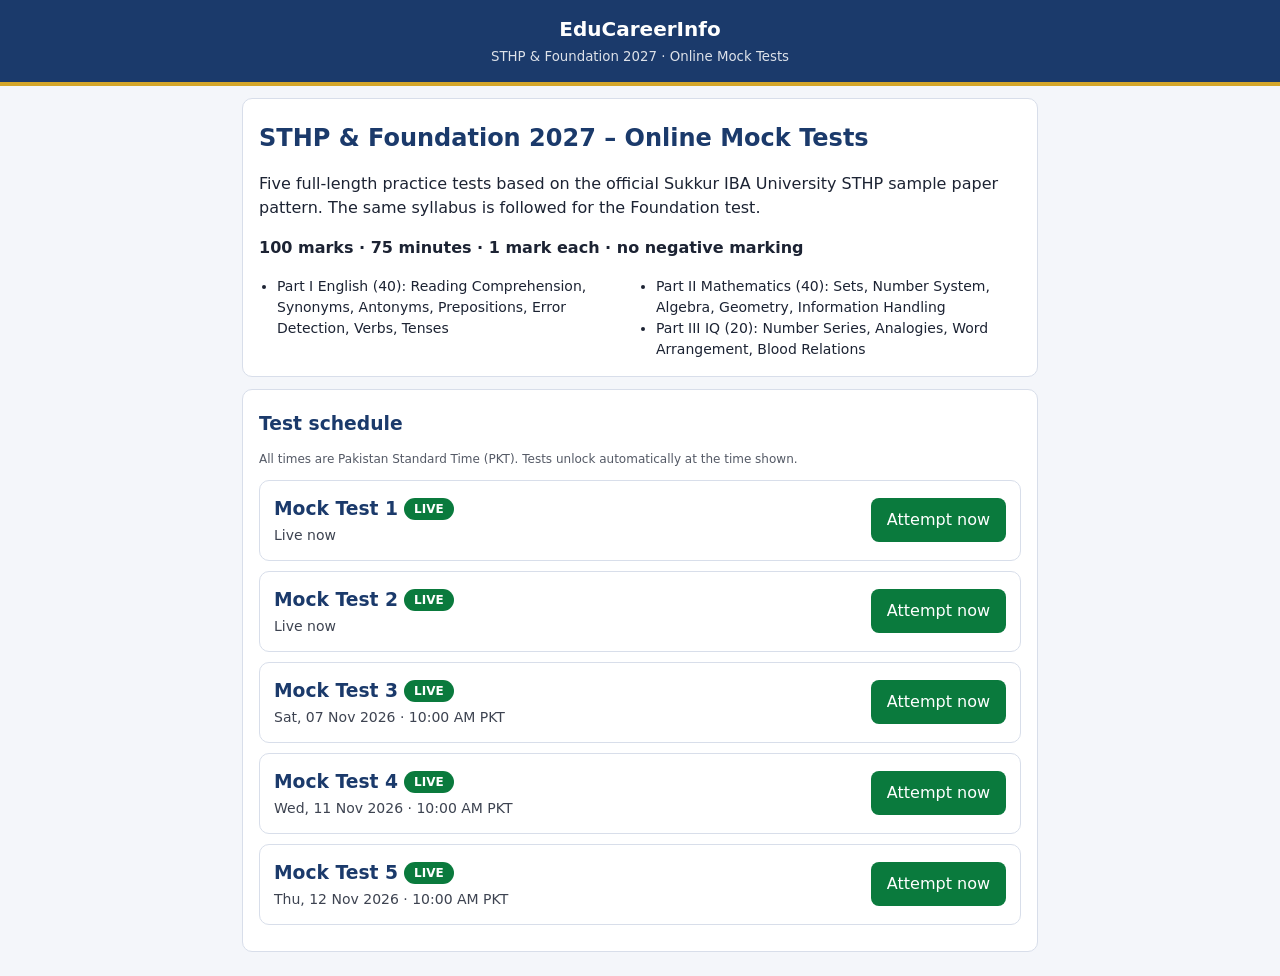
<file: sthp27/index.html>
<!DOCTYPE html>
<html lang="en"><head><meta charset="utf-8"><meta name="viewport" content="width=device-width,initial-scale=1">
<title>STHP &amp; Foundation 2027 Online Mock Tests | EduCareerInfo</title>
<meta name="description" content="Free STHP &amp; Foundation 2027 online mock tests by EduCareerInfo: 5 full-length tests, 100 questions each (English, Mathematics, IQ), 75 minutes.">
<link rel="canonical" href="https://imranlateef.me/sthp27/">
<meta property="og:type" content="website">
<meta property="og:site_name" content="EduCareerInfo">
<meta property="og:locale" content="en_US">
<meta property="og:title" content="STHP &amp; Foundation 2027 Online Mock Tests | EduCareerInfo">
<meta property="og:description" content="5 full-length mock tests: English, Mathematics and IQ. 100 questions, 75 minutes. Attempt free online.">
<meta property="og:url" content="https://imranlateef.me/sthp27/">
<meta property="og:image" content="https://imranlateef.me/sthp27/pic.png">
<meta property="og:image:secure_url" content="https://imranlateef.me/sthp27/pic.png">
<meta property="og:image:type" content="image/png">
<meta property="og:image:width" content="1200">
<meta property="og:image:height" content="630">
<meta property="og:image:alt" content="STHP and Foundation 2027 online mock tests by EduCareerInfo">
<meta name="twitter:card" content="summary_large_image">
<meta name="twitter:title" content="STHP &amp; Foundation 2027 Online Mock Tests | EduCareerInfo">
<meta name="twitter:description" content="5 mock tests · 100 questions · 75 minutes · English, Mathematics and IQ">
<meta name="twitter:image" content="https://imranlateef.me/sthp27/pic.png">
<style>
:root{--n:#1b3a6b;--g:#0a7a3d;--y:#d4a62a;--bg:#f4f6fa;--t:#1c2333;--c:#fff;--b:#d8deea;--r:#c62828}
@media(prefers-color-scheme:dark){:root{--bg:#10151f;--t:#e8ecf5;--c:#1a2231;--b:#2d3850;--n:#7ba5f5;--r:#ff8a80}}
*{box-sizing:border-box}body{margin:0;font:16px/1.5 system-ui,Segoe UI,Arial,sans-serif;background:var(--bg);color:var(--t)}
header{background:#1b3a6b;color:#fff;text-align:center;padding:14px;border-bottom:4px solid var(--y)}header h1{margin:0;font-size:20px}header small{opacity:.85}
main{max-width:820px;margin:0 auto;padding:12px}
.card{background:var(--c);border:1px solid var(--b);border-radius:10px;padding:16px;margin-bottom:12px}
h2,h3{margin:.2em 0;color:var(--n)}label.f{display:block;margin:10px 0 2px;font-weight:600;font-size:14px}
input,select{width:100%;padding:10px;border:1px solid var(--b);border-radius:8px;background:var(--c);color:var(--t);font:inherit}
button,a.btn{padding:10px 16px;border:0;border-radius:8px;background:#1b3a6b;color:#fff;font:inherit;cursor:pointer;text-decoration:none;display:inline-block;text-align:center}button:disabled{opacity:.4;cursor:not-allowed}
button.sub{background:var(--g);width:100%;margin-top:10px}.nav{display:flex;gap:8px;justify-content:space-between;margin-top:12px}
.bar{position:sticky;top:0;z-index:5;display:flex;justify-content:space-between;background:#1b3a6b;color:#fff;padding:10px 14px;border-radius:10px;margin-bottom:12px}#tm{font-variant-numeric:tabular-nums}#tm.low{color:#ff8a8a}
.ps{background:var(--bg);border-left:4px solid var(--y);padding:10px 12px;margin-bottom:12px;font-size:15px}.dir{color:var(--n);font-size:14px;margin:0 0 8px}
.opt{display:flex;gap:8px;align-items:flex-start;padding:10px;border:1px solid var(--b);border-radius:8px;margin:6px 0;cursor:pointer}.opt.sel{border-color:var(--g);background:rgba(10,122,61,.14)}.opt input{width:auto;margin-top:5px}
.pal{display:grid;grid-template-columns:repeat(10,1fr);gap:5px}.pal i{font-style:normal;text-align:center;padding:6px 0;border:1px solid var(--b);border-radius:6px;font-size:13px;cursor:pointer}.pal i.ok{background:var(--g);color:#fff}.pal i.mk{outline:2px solid var(--y)}.pal i.cur{border:2px solid var(--n);font-weight:700}
.tabs{display:flex;gap:6px;margin-bottom:12px}.tabs button{flex:1;background:var(--c);color:var(--t);border:1px solid var(--b)}.tabs button.on{background:#1b3a6b;color:#fff}
.big{font-size:42px;font-weight:700;color:var(--g);text-align:center}.sc{display:grid;grid-template-columns:repeat(3,1fr);gap:8px;text-align:center}.sc div{border:1px solid var(--b);border-radius:8px;padding:8px}
.r{display:grid;grid-template-columns:120px 1fr 80px;gap:8px;align-items:center;margin:5px 0;font-size:14px}.b{background:var(--bg);border-radius:6px;height:14px;overflow:hidden}.b u{display:block;height:100%;background:var(--g)}.b u.a{background:var(--y)}.r em{font-style:normal;text-align:right}
table{width:100%;border-collapse:collapse;font-size:14px}td,th{padding:6px;border-bottom:1px solid var(--b);text-align:left}tr.me{background:rgba(212,166,42,.28);font-weight:700}
.rv{padding:8px;border-left:4px solid;margin:6px 0;font-size:14px}.rv.ok{border-color:var(--g)}.rv.no{border-color:#d33}.rv.sk{border-color:var(--y)}.st{font-size:14px;margin-top:8px}
.hist{display:flex;align-items:flex-end;gap:4px;height:100px}.hist div{flex:1;background:var(--n);border-radius:3px 3px 0 0;min-height:2px}.hist div.me{background:var(--y)}.hl{display:flex;gap:4px;font-size:11px}.hl span{flex:1;text-align:center}
.drawer-toggle{padding:8px 12px;white-space:nowrap}
.drawer-backdrop{position:fixed;inset:0;background:#0008;z-index:39;display:none}
.drawer{position:fixed;z-index:40;left:0;top:0;bottom:0;width:min(340px,88vw);background:var(--c);color:var(--t);box-shadow:8px 0 28px #0003;transform:translateX(-105%);transition:transform .25s ease;padding:16px;overflow:auto}
.drawer.open{transform:translateX(0)}
.drawer-backdrop.open{display:block}
.drawer-head{display:flex;align-items:center;justify-content:space-between;gap:8px;margin:0 0 14px}
.drawer .pal{grid-template-columns:repeat(5,1fr)}
.drawer .pal i{padding:10px 0}
.drawer-legend{font-size:12px;color:var(--t);margin:12px 0}
.qhead{display:flex;align-items:flex-start;justify-content:space-between;gap:8px}
.result-note{display:block;padding:12px;border-radius:8px;background:rgba(10,122,61,.10);border-left:4px solid var(--g);margin:12px 0}
.result-warning{display:block;padding:12px;border-radius:8px;background:rgba(212,166,42,.13);border-left:4px solid var(--y);margin:12px 0}
.mk-row{display:flex;gap:12px;align-items:center;justify-content:space-between;flex-wrap:wrap;border:1px solid var(--b);border-radius:10px;padding:14px;margin:10px 0;background:var(--c)}
.mk-row h3{margin:0 0 2px}.mk-row .sm{font-size:14px;opacity:.85}
.badge{display:inline-block;font-size:12px;font-weight:700;padding:2px 10px;border-radius:99px;margin-left:6px;vertical-align:middle}
.badge.live{background:var(--g);color:#fff}.badge.lock{background:var(--y);color:#2a2000}
a.btn.go{background:var(--g)}a.btn.off{background:#7a8499;pointer-events:none}
.cd{font-variant-numeric:tabular-nums;font-weight:700;color:var(--n)}
.lockbox{text-align:center;padding:26px 16px}.lockbox .ic{font-size:44px}.lockbox .cd{font-size:28px;display:block;margin:10px 0}
.syl{columns:2;font-size:14px;margin:6px 0 0;padding-left:18px}
.tz{font-size:12px;opacity:.75}
@media(max-width:520px){.syl{columns:1}.r{grid-template-columns:90px 1fr 64px}.big{font-size:34px}}
@media(prefers-reduced-motion:reduce){.drawer{transition:none}}
</style></head><body>
<header><h1>EduCareerInfo</h1><small>STHP &amp; Foundation 2027 · Online Mock Tests</small></header>
<main id="m"><div class="card">Loading…</div></main>
<noscript><main><div class="card">Please enable JavaScript to attempt the mock tests.</div></main></noscript>
<script>
/* ===== CONFIG ===== */
const CFG={
  /* Cloudflare Worker URL for saving scores / leaderboard. Leave as-is to run
     without online storage (results are then shown on the student's device only). */
  apiBase:"https://YOUR-CLOUDFLARE-WORKER.workers.dev",
  minutes:75,
  idPrefix:"STHP27-M"
};
/* Opening schedule (Pakistan Standard Time, UTC+05:00). null = live now. */
const SCHED={
  1:{opens:null,label:"Live now"},
  2:{opens:null,label:"Live now"},
  3:{opens:"2026-11-07T10:00:00+05:00",label:"Sat, 07 Nov 2026 · 10:00 AM PKT"},
  4:{opens:"2026-11-11T10:00:00+05:00",label:"Wed, 11 Nov 2026 · 10:00 AM PKT"},
  5:{opens:"2026-11-12T10:00:00+05:00",label:"Thu, 12 Nov 2026 · 10:00 AM PKT"}
};
/* ================== */
const MOCKS={"1":{"p":"The Indus is one of the longest rivers in Asia. It begins in the mountains of Tibet and flows through Pakistan before falling into the Arabian Sea. Millions of farmers depend on its water to grow wheat, rice and cotton. In summer, melting snow from the mountains increases the flow, and sometimes the river overflows its banks and floods nearby villages. To control the water, dams and canals have been built, which store water for the dry months and carry it to distant fields. However, too much use of river water has reduced the amount reaching the sea, and scientists warn that careful planning is needed to protect this great river for future generations.","q":[["What is the passage mainly about?",["The life of sea animals","The history of Tibet","How to grow cotton","The importance and challenges of the Indus River"],3],["Where does the Indus River begin?",["In a desert","In the mountains of Tibet","In the plains of Punjab","In the Arabian Sea"],1],["Why does the river sometimes flood villages in summer?",["Canals are closed","Farmers release extra water","Heavy winter rain fills it","Melting mountain snow increases its flow"],3],["What is the purpose of dams and canals, according to the passage?",["To store water and carry it to distant fields","To stop the river from flowing","To grow cotton on the banks","To melt the mountain snow"],0],["The phrase *depend on* in the passage is closest in meaning to…",["argue with","rely on","learn about","move away from"],1],["What problem has resulted from the heavy use of river water?",["The mountains have become lower","Less water reaches the sea","More floods in winter","Wheat can no longer grow"],1],["Which of the following crops is NOT mentioned in the passage?",["Wheat","Cotton","Rice","Sugarcane"],3],["The writer's attitude towards the future of the river is best described as…",["joyful and carefree","concerned but hopeful about careful planning","careless","completely hopeless"],1],["The teacher was *delighted* with the excellent results of her students.",["worried","pleased","surprised","angry"],1],["The manager gave a *concise* report that took only five minutes to read.",["detailed","lengthy","confusing","brief"],3],["Heavy rain *hindered* the progress of the rescue team.",["guided","helped","obstructed","ended"],2],["The scientist's explanation was *plausible*, so other experts agreed to test it.",["dangerous","famous","believable","ridiculous"],2],["The ambassador's *candid* remarks surprised the audience.",["lengthy","hidden","frank","polite"],2],["The shopkeeper was *polite* to every customer who entered.",["rude","cheerful","honest","calm"],0],["The farmer was happy with the *abundant* harvest this year.",["plentiful","scarce","early","rich"],1],["The judge's decision was *ambiguous*, and the lawyers were confused.",["unclear","clear","harsh","lengthy"],1],["The soldier was praised for his *bravery* during the war.",["honour","loyalty","strength","cowardice"],3],["He was *reluctant* to accept the offer, but his friends urged him on.",["careful","unwilling","eager","hesitant"],2],["She has been living in Karachi ___ 2019.",["for","since","by","from"],1],["He is very fond ___ playing cricket in the evening.",["at","with","of","in"],2],["The thief was accused ___ stealing a mobile phone.",["with","for","of","about"],2],["The meeting has been postponed ___ next Monday.",["during","until","at","in"],1],["The two brothers differ ___ each other in their habits.",["from","than","with","to"],0],["My cousin is senior ___ me by two years.",["from","to","of","than"],1],["She is more taller than her younger sister.",["her younger sister","She is","than","more taller"],3],["Each of the students have submitted their assignment.",["have submitted","their assignment","Each of","the students"],0],["I have known him since five years and he is very honest.",["since five years","very honest","and he is","I have known him"],0],["Hardly had he reached the station when the train had left.",["had left","Hardly had he reached","the station when","the train"],0],["He suggested me to take rest after the long journey.",["long journey","after the","He suggested","me to take rest"],3],["The teacher, along with her students, were going to the museum.",["along with her students","to the museum","were going","The teacher"],2],["The children ___ in the garden at this moment.",["are playing","play","plays","played"],0],["Water ___ at 100 degrees Celsius at sea level.",["is boiling","boils","boil","boiled"],1],["By the time we reached the station, the train ___.",["has left","leaves","had left","left"],2],["If I ___ you, I would apologise to him at once.",["was","were","be","am"],1],["The teacher suggested that every student ___ the notice carefully.",["reads","has read","reading","read"],3],["“The train has just left the platform.” The tense is…",["Present continuous","Past perfect","Past indefinite","Present perfect"],3],["“She was cooking dinner when the guests arrived.” The verb ‘was cooking’ is in…",["Present perfect continuous","Past perfect","Past continuous","Past indefinite"],2],["“They will have completed the project by Friday.” The tense is…",["Future indefinite","Future perfect","Present perfect","Future continuous"],1],["“He has been teaching at this school for ten years.” The tense is…",["Present perfect continuous","Past perfect continuous","Present perfect","Present continuous"],0],["“I had been waiting for an hour when she finally came.” The verb ‘had been waiting’ is in…",["Past perfect","Past continuous","Past perfect continuous","Present perfect continuous"],2],["Write X = {3, 6, 9, 12, …} in set builder form.",["X = {x: x is a prime number}","X = {x: x is an odd number}","X = {x: x is a factor of 3}","X = {x: x is a multiple of 3}"],3],["If A = {1, 2, 3, 4, 5} and B = {4, 5, 6, 7}, then A ∪ B = …",["{4, 5}","{6, 7}","{1, 2, 3, 4, 5, 6, 7}","{1, 2, 3}"],2],["The cardinality of the power set of {x: x∈N, x≤6} is…",["36","128","12","64"],3],["If n(A) = 20, n(B) = 15 and n(A ∪ B) = 30, then n(A ∩ B) = …",["15","35","10","5"],3],["If A = {a, b, c}, the number of proper subsets of A is…",["3","7","8","6"],1],["If U = {1, 2, 3, …, 12} and A = {2, 3, 5, 7, 11}, then n(A′) = …",["6","7","12","5"],1],["In a class of 40 students, 25 like tea and 20 like coffee. If every student likes at least one of the two, how many like both?",["15","20","10","5"],3],["The HCF of 18 and 48 is…",["9","3","12","6"],3],["The sum of the first four prime numbers is…",["15","17","19","18"],1],["The ratio of two numbers is 2:3 and their sum is 75. The smaller number is…",["30","45","35","25"],0],["A number when divided by 9 gives 5 as quotient and 0 as remainder. What will be the remainder when the same number is divided by 7?",["3","4","2","1"],0],["Rs. 2400 is divided between A and B in the ratio 3:5. A's share is…",["Rs. 1200","Rs. 800","Rs. 1500","Rs. 900"],3],["The smallest number that must be added to 100 to make it exactly divisible by 9 is…",["2","9","1","8"],3],["The LCM of two numbers is 120 and their ratio is 3:5. The two numbers are…",["36, 60","12, 20","18, 30","24, 40"],3],["Which of the following numbers is exactly divisible by 11?",["4126","2345","5231","3025"],3],["Solve: 2x + 7 = 19",["7","5","12","6"],3],["(a − b)^2 = …",["a^2 − 2ab + b^2","a^2 − ab + b^2","a^2 − b^2","a^2 + 2ab + b^2"],0],["If 3^x = 81, then x = …",["27","4","3","5"],1],["Factorise: x^2 − 16",["(x + 16)(x − 1)","(x + 4)(x − 4)","(x − 4)(x − 4)","(x − 8)(x + 2)"],1],["If a ⊕ b = 3a − b, then 5 ⊕ 2 = …",["8","11","13","17"],2],["The value of 2x^2 − 3x when x = −2 is…",["2","14","8","−14"],1],["Simplify: 2^5 × 2^3 ÷ 2^6",["2^8","2^14","2^2","2^4"],2],["If x + y = 8 and xy = 15, then x^2 + y^2 = …",["34","23","64","49"],0],["If x/3 + x/6 = 9, then x = …",["6","18","9","12"],1],["The slope of a line parallel to the x-axis is…",["0","1","undefined","−1"],0],["Two angles of a triangle are 45° and 65°. The third angle is…",["90°","60°","70°","80°"],2],["The area of a triangle with base 10 cm and height 7 cm is…",["50 cm^2","17 cm^2","70 cm^2","35 cm^2"],3],["In an isosceles triangle the vertex angle is 50°. Each base angle is…",["50°","80°","75°","65°"],3],["The legs of a right triangle are 5 cm and 12 cm. The hypotenuse is…",["13 cm","17 cm","15 cm","14 cm"],0],["The slope of the line joining (2, 3) and (4, 9) is…",["1","3","6","2"],1],["The sum of the interior angles of a pentagon is…",["360°","540°","900°","720°"],1],["The area of a circle of radius 14 cm is (π = 22/7)…",["616 cm^2","88 cm^2","154 cm^2","44 cm^2"],0],["The average of 3, 5, 7, 9 and 11 is…",["6","5","7","8"],2],["The median of 4, 9, 2, 7, 5 is…",["5","4","9","7"],0],["The mode of 1, 2, 2, 3, 4, 2, 5, 3 is…",["1","4","3","2"],3],["The range of 14, 7, 21, 9, 18 is…",["14","7","11","21"],0],["The average of 2, x and 10 is the same as the average of 2 and 10. The value of x is…",["10","2","12","6"],3],["The width of the class interval 10–20 is…",["15","20","10","5"],2],["The mean of 6 numbers is 15. If each number is increased by 4, the new mean is…",["15","60","24","19"],3],["The mean of 5 numbers is 12 and the mean of 3 other numbers is 20. The mean of all 8 numbers is…",["14","16","15","17"],2],["4, 8, 16, 32, ___",["48","64","36","52"],1],["50, 45, 40, 35, ___",["30","25","32","28"],0],["3, 4, 6, 9, 13, ___",["18","16","19","17"],0],["2, 5, 10, 17, 26, ___",["35","38","37","36"],2],["7, 14, 12, 24, 22, ___",["42","20","44","46"],2],["Fast : Slow :: Tall : ___",["Long","High","Short","Big"],2],["Eye : See :: Ear : ___",["Sound","Hear","Listen","Noise"],1],["Fish : Water :: Bird : ___",["Wings","Nest","Tree","Air"],3],["Painter : Brush :: Writer : ___",["Pen","Story","Paper","Book"],0],["Thermometer : Temperature :: Barometer : ___",["Height","Pressure","Rain","Wind"],1],["Arrange in a meaningful order: 1. Baby  2. Adult  3. Child  4. Teenager",["1, 2, 3, 4","1, 3, 4, 2","1, 4, 3, 2","3, 1, 4, 2"],1],["Arrange in a meaningful order: 1. Decade  2. Year  3. Month  4. Week  5. Century",["4, 2, 3, 1, 5","4, 3, 2, 1, 5","4, 3, 1, 2, 5","3, 4, 2, 1, 5"],1],["Arrange in a meaningful order: 1. Harvest  2. Sow  3. Plough  4. Sell  5. Grow",["3, 2, 1, 5, 4","3, 2, 5, 1, 4","3, 5, 2, 1, 4","2, 3, 5, 1, 4"],1],["Arrange in a meaningful order: 1. Pages  2. Chapter  3. Book  4. Library  5. Word",["1, 2, 5, 3, 4","1, 5, 2, 3, 4","5, 1, 2, 3, 4","5, 2, 1, 3, 4"],2],["Arrange in a meaningful order: 1. Crime  2. Arrest  3. Trial  4. Verdict  5. Investigation",["5, 1, 2, 3, 4","1, 5, 3, 2, 4","1, 5, 2, 3, 4","1, 2, 5, 3, 4"],2],["Pointing to a man, Sara said, “He is the son of my father’s only brother.” How is the man related to Sara?",["Brother","Uncle","Nephew","Cousin"],3],["A is the father of B. B is the sister of C. How is A related to C?",["Grandfather","Brother","Uncle","Father"],3],["Pointing to a lady, Ahmed said, “She is the wife of my mother’s only brother.” How is the lady related to Ahmed?",["Mother","Grandmother","Sister","Aunt"],3],["Introducing a boy, a girl said, “He is the son of the only son of my grandfather.” How is the boy related to the girl?",["Cousin","Nephew","Brother","Uncle"],2],["Introducing a woman, a man said, “Her mother is the only daughter of my mother.” How is the woman related to the man?",["Niece","Daughter","Sister","Cousin"],0]]},"2":{"p":"Trees are among the most useful gifts of nature. They give us fruit, wood and shade, and their roots hold the soil firmly in place so that heavy rain cannot wash it away. Through their leaves, trees take in carbon dioxide and release oxygen, which all living things need to breathe. In cities, rows of trees also reduce noise and lower the temperature during hot summers. Unfortunately, forests are being cut down at an alarming rate to make room for farms and buildings. Experts say that for every tree that is cut, at least two should be planted, otherwise future generations will face serious shortages of clean air and water.","q":[["What is the main idea of the passage?",["Cities are too noisy","Wood is the best building material","Farms are better than forests","Trees are valuable and need to be protected"],3],["How do tree roots help the soil?",["They turn it into sand","They keep it from being washed away","They make it wetter","They make it hotter"],1],["What do trees release through their leaves?",["Dust","Carbon dioxide","Smoke","Oxygen"],3],["According to the passage, how do trees help cities in summer?",["By storing water","By lowering the temperature","By increasing noise","By making rain"],1],["The phrase *at an alarming rate* means…",["at a frightening speed","in a planned way","with great care","very slowly"],0],["What do experts suggest?",["Stop building farms","Cut only old trees","Import wood from abroad","Plant at least two trees for every tree cut"],3],["Which of the following can be inferred from the passage?",["Forest loss may harm future clean air and water supplies","Cutting forests will have no effect","Trees grow only in hot places","Cities have more trees than villages"],0],["Why does the writer use the word *Unfortunately* in the passage?",["To describe the trees","To introduce a joke","To show regret about forest cutting","To praise the farmers"],2],["The villagers were *grateful* to the doctor who treated their children for free.",["thankful","angry","surprised","jealous"],0],["The old man led a *humble* life in a small village.",["lonely","lazy","modest","rich"],2],["The team's *triumph* in the final made the whole city celebrate.",["practice","victory","defeat","struggle"],1],["The prisoner made a *desperate* attempt to escape from the jail.",["funny","hopeless","careful","planned"],1],["The author gave a *lucid* explanation of the difficult theory.",["doubtful","lengthy","clear","boring"],2],["The weather in December is usually *chilly* in the northern areas.",["stormy","dry","cold","warm"],3],["The speaker's *sincere* apology moved everyone in the hall.",["short","polite","honest","false"],3],["The bridge is *sturdy* enough to carry heavy trucks.",["new","strong","weak","narrow"],2],["She felt *elated* after hearing the news of her success.",["happy","tired","depressed","calm"],2],["The minister's *lavish* spending was criticised by the press.",["thrifty","careless","generous","secret"],0],["She is satisfied ___ her results this year.",["of","at","with","for"],2],["He has been appointed ___ the post of manager.",["for","to","at","on"],1],["We should abide ___ the rules of the school.",["to","with","in","by"],3],["He was deprived ___ his rights by the unjust ruler.",["from","of","with","for"],1],["The teacher was proud ___ her students' success.",["for","with","at","of"],3],["The match was called ___ because of heavy rain.",["away","out","off","down"],2],["Neither of the two boys have completed the homework.",["the two boys","Neither of","have completed","the homework"],2],["She said me that the meeting had been cancelled.",["had been","that the meeting","cancelled","She said me"],3],["The scenery of the valley were breathtaking.",["The scenery","were","breathtaking","of the valley"],1],["He did not know where was the post office located.",["where was","the post office","He did not know","located"],0],["I am looking forward to see you during the holidays.",["the holidays","during","to see you","I am looking forward"],2],["Many a student have failed in the first attempt.",["in the","have failed","Many a student","first attempt"],1],["He ___ his homework before the guests arrived.",["finishing","finishes","had finished","will finish"],2],["My brother ___ in Lahore since last year.",["has been living","lives","is living","lived"],0],["Rehan, along with his friends, ___ a picnic next Sunday.",["is planning","are planning","plan","were planning"],0],["It is high time we ___ our plans for the exam.",["are making","made","make","will make"],1],["I wish I ___ the answer to this difficult question.",["know","have known","will know","knew"],3],["“She is writing a letter.” The tense is…",["Present perfect","Present indefinite","Future continuous","Present continuous"],3],["“We went to the market yesterday.” The tense is…",["Present perfect","Past continuous","Past perfect","Past indefinite"],3],["“He will be waiting for you at the station.” The tense is…",["Future continuous","Future indefinite","Future perfect","Present continuous"],0],["“They have been playing since morning.” The tense is…",["Present perfect continuous","Present perfect","Past perfect continuous","Present continuous"],0],["“By next year, she will have been teaching for twenty years.” The tense is…",["Future perfect continuous","Future continuous","Present perfect continuous","Future perfect"],0],["Write {1, 3, 5, 7, 9, …} in set builder form.",["{x: x is a whole number}","{x: x is an odd natural number}","{x: x is a prime number}","{x: x is an even natural number}"],1],["If A = {2, 4, 6, 8} and B = {4, 8, 12}, then A ∩ B = …",["{2, 4, 6, 8, 12}","{12}","{2, 6}","{4, 8}"],3],["The cardinality of the power set of {x: x∈N, x≤7} is…",["49","256","64","128"],3],["If n(A) = 18, n(B) = 12 and n(A ∩ B) = 5, then n(A ∪ B) = …",["35","30","25","13"],2],["If A ⊆ B, then A ∪ B = …",["B","∅","A ∩ B","A"],0],["If U = {1, 2, 3, …, 15} and A = {x: x is a multiple of 3}, then n(A′) = …",["5","10","15","12"],1],["In a group of 50 people, 30 speak Sindhi, 25 speak Urdu and 10 speak both. How many speak neither language?",["5","20","15","10"],0],["The HCF of 32 and 48 is…",["16","4","8","24"],0],["The sum of the first six natural numbers is…",["15","36","21","18"],2],["The ratio of two numbers is 4:7 and their sum is 110. The larger number is…",["80","60","40","70"],3],["A number when divided by 13 gives 2 as quotient and 0 as remainder. What is the remainder when the number is divided by 7?",["4","5","3","6"],1],["Rs. 3000 is divided between A and B in the ratio 3:7. B's share is…",["Rs. 900","Rs. 1500","Rs. 2100","Rs. 1800"],2],["The smallest number that must be subtracted from 200 to get a number divisible by 7 is…",["6","4","5","3"],1],["The LCM of two numbers is 240 and their ratio is 3:4. The two numbers are…",["60, 80","36, 48","30, 40","45, 60"],0],["Which of the following numbers is a perfect square?",["1200","1111","1000","1089"],3],["Solve: 5x − 8 = 17",["4","5","6","9"],1],["(a + b)(a − b) = …",["a^2 + 2ab + b^2","a^2 + b^2","a^2 − b^2","a^2 − 2ab + b^2"],2],["If 5^x = 125, then x = …",["25","4","3","2"],2],["Factorise: x^2 − 25",["(x + 5)(x − 5)","(x − 25)(x + 1)","(x − 5)(x − 5)","(x + 25)(x − 1)"],0],["If a ∗ b = a^2 − b, then 4 ∗ 3 = …",["10","5","13","11"],2],["The value of 3x^2 + 2x when x = −3 is…",["33","21","27","−21"],1],["Simplify: 3^4 × 3^2 ÷ 3^3",["3^9","3^5","3^2","3^3"],3],["If x − y = 3 and xy = 10, then x^2 + y^2 = …",["19","29","49","9"],1],["If x/4 + x/2 = 12, then x = …",["12","16","8","24"],1],["The slope of a line parallel to the y-axis is…",["1","0","−1","undefined"],3],["Two angles of a triangle are 35° and 75°. The third angle is…",["80°","70°","90°","60°"],1],["The area of a rectangle 15 cm long and 8 cm wide is…",["46 cm^2","120 cm^2","60 cm^2","23 cm^2"],1],["In an isosceles triangle the vertex angle is 80°. Each base angle is…",["40°","80°","60°","50°"],3],["The legs of a right triangle are 9 cm and 12 cm. The hypotenuse is…",["21 cm","15 cm","13 cm","18 cm"],1],["The slope of the line joining (1, 3) and (5, 11) is…",["8","1","4","2"],3],["The sum of the interior angles of a hexagon is…",["900°","360°","720°","540°"],2],["The circumference of a circle of radius 21 cm is (π = 22/7)…",["66 cm","42 cm","132 cm","264 cm"],2],["The average of 5, 10, 15, 20 and 25 is…",["18","15","12","20"],1],["The median of 8, 3, 6, 1, 9 is…",["3","8","6","9"],2],["The mode of 4, 5, 5, 6, 7, 5, 8, 6 is…",["6","7","4","5"],3],["The range of 25, 8, 32, 14, 19 is…",["8","32","17","24"],3],["The average of 5, x and 9 is the same as the average of 5 and 9. The value of x is…",["7","9","14","5"],0],["The mid-point of the class interval 40–50 is…",["50","90","40","45"],3],["The mean of 8 numbers is 25. If each number is decreased by 5, the new mean is…",["30","40","25","20"],3],["The average of 4 numbers is 10. When a fifth number is added, the average becomes 12. The fifth number is…",["18","22","20","24"],2],["5, 10, 20, 40, ___",["60","100","80","50"],2],["100, 90, 80, 70, ___",["65","60","50","40"],1],["1, 2, 4, 7, 11, ___",["15","16","14","18"],1],["1, 8, 27, 64, ___",["100","125","216","81"],1],["3, 6, 11, 18, 27, ___",["40","45","36","38"],3],["Hot : Cold :: Up : ___",["Over","Down","High","Sky"],1],["Cow : Milk :: Hen : ___",["Chick","Egg","Corn","Feather"],1],["Author : Book :: Composer : ___",["Music","Song","Note","Piano"],1],["Pilot : Aeroplane :: Driver : ___",["Wheel","Engine","Road","Car"],3],["Seed : Plant :: Egg : ___",["Nest","Hen","Yolk","Chick"],3],["Arrange in a meaningful order: 1. Breakfast  2. Dinner  3. Lunch  4. Supper",["3, 1, 2, 4","1, 3, 4, 2","1, 3, 2, 4","1, 2, 3, 4"],2],["Arrange in a meaningful order: 1. Doctor  2. Patient  3. Treatment  4. Disease  5. Cure",["2, 4, 3, 1, 5","4, 2, 1, 3, 5","4, 1, 2, 3, 5","2, 1, 4, 3, 5"],1],["Arrange in a meaningful order: 1. Result  2. Examination  3. Admission  4. Study  5. Degree",["3, 4, 1, 2, 5","3, 4, 2, 1, 5","3, 2, 4, 1, 5","4, 3, 2, 1, 5"],1],["Arrange in a meaningful order: 1. Flower  2. Fruit  3. Seed  4. Root  5. Plant",["4, 3, 5, 1, 2","3, 4, 1, 5, 2","3, 5, 4, 1, 2","3, 4, 5, 1, 2"],3],["Arrange in a meaningful order: 1. Dictionary  2. Letters  3. Sentence  4. Words  5. Paragraph",["2, 3, 4, 5, 1","4, 2, 3, 5, 1","2, 4, 5, 3, 1","2, 4, 3, 5, 1"],3],["Pointing to a girl, Bilal said, “She is the daughter of my mother’s only brother.” How is the girl related to Bilal?",["Aunt","Sister","Cousin","Niece"],2],["A is the mother of B. B is the brother of C. How is C related to A?",["Aunt","Son or daughter","Niece","Sister"],1],["Pointing to a man, Zara said, “He is the husband of my mother’s only sister.” How is the man related to Zara?",["Cousin","Uncle","Nephew","Brother"],1],["Introducing a lady, a man said, “She is the mother of my father’s only son.” How is the lady related to the man?",["Mother","Aunt","Wife","Sister"],0],["Pointing to a boy, a man said, “His mother is the only daughter of my father.” How is the boy related to the man?",["Nephew","Son","Cousin","Brother"],0]]},"3":{"p":"A library is more than a room full of books. It is a quiet place where people of all ages can read, study and share ideas. Many libraries also offer free internet, newspapers and programmes for children. Students who visit a library regularly often score better in their exams because they develop the habit of reading. In the past, people had to search through thousands of paper cards to find a single book, but today a computer can do the same job in a few seconds. Even so, librarians say that the true value of a library lies not in its machines but in the love of learning it creates.","q":[["What is the passage mainly about?",["How to write exams","The usefulness and services of libraries","The work of newspaper editors","The history of computers"],1],["According to the passage, students who visit a library regularly…",["prefer computers to books","develop a reading habit and often score better","spend less time studying","stop reading books"],1],["How did people find a book in the past?",["By searching through paper cards","By asking the children","By reading newspapers","By using a computer"],0],["The word *value* in the last sentence is closest in meaning to…",["price","worth","size","cost"],1],["How has technology changed the way books are found?",["It has made the search much slower","It has made books free","It has closed many libraries","A computer can do in seconds what paper cards did slowly"],3],["Which statement is TRUE according to the passage?",["Computers have replaced librarians","Paper cards are used in every library today","Libraries are meant only for children","A library offers more than just books"],3],["The phrase *Even so* in the passage is used to show…",["an example","a contrast","a time sequence","a reason"],1],["What is the librarians' view about the real worth of a library?",["It lies in its modern machines","It lies in the love of learning it creates","It lies in the number of its members","It lies in its quiet rooms"],1],["The villagers *assembled* in the courtyard to hear the announcement.",["argued","gathered","left","slept"],1],["The dog's *fierce* barking frightened the visitors.",["gentle","noisy","distant","ferocious"],3],["He *concealed* the gift behind his back until the party began.",["bought","dropped","hid","showed"],2],["The company's *prosperity* grew rapidly after the new policy.",["poverty","history","trouble","wealth"],3],["The professor's *erudite* lecture impressed the audience.",["boring","scholarly","loud","short"],1],["The shopkeeper was *honest* with every customer who came in.",["rich","dishonest","truthful","kind"],1],["The exam was *easy* for the well-prepared class.",["short","simple","difficult","early"],2],["The leader's *arrogant* attitude upset his team.",["humble","rude","proud","angry"],0],["The winter in the northern areas is *severe*.",["mild","long","dry","cold"],0],["The minister's speech was *superfluous* since everyone already knew the facts.",["boring","clear","long","essential"],3],["The Prime Minister arrived ___ Islamabad yesterday morning.",["on","to","in","at"],2],["She was born ___ 12 March 2005.",["by","in","on","at"],2],["He is allergic ___ dust and pollen.",["of","with","to","from"],2],["The teacher congratulated him ___ his success in the test.",["with","for","at","on"],3],["She is jealous ___ her friend's success.",["with","at","for","of"],3],["He prefers walking ___ driving to the office.",["over","from","to","than"],2],["The boys is playing in the field.",["The boys","field","in the","is playing"],3],["He go to school by bus every day.",["by bus","every day","He go","to school"],2],["One of my friends are studying in Canada.",["my friends","in Canada","One of","are studying"],3],["The information he gave us were very useful.",["were very","The information","useful","he gave us"],0],["Though he was tired, but he continued working.",["Though he was tired","continued","but he","working"],2],["He is the more intelligent of all the students.",["the more intelligent","the students","of all","He is"],0],["My sister ___ a beautiful song every morning.",["sings","sung","singing","sing"],0],["The students ___ in the library now.",["are studying","is studying","studies","studied"],0],["He has ___ to Lahore twice this year.",["goes","went","going","gone"],3],["Neither the teacher nor the students ___ present today.",["was","has","were","is"],2],["The manager demanded that the report ___ submitted today.",["is","was","being","be"],3],["“The sun sets in the west.” The tense is…",["Past indefinite","Present continuous","Future indefinite","Present indefinite"],3],["“I am going to school.” The tense is…",["Past continuous","Present perfect","Present indefinite","Present continuous"],3],["“He had left before we arrived.” The verb ‘had left’ is in…",["Present perfect","Past perfect","Past indefinite","Past continuous"],1],["“We shall be travelling to Murree next week.” The tense is…",["Present continuous","Future indefinite","Future continuous","Future perfect"],2],["“She had been studying for three hours when the lights went out.” The verb ‘had been studying’ is in…",["Present perfect continuous","Past continuous","Past perfect continuous","Past perfect"],2],["Write {5, 10, 15, 20, …} in set builder form.",["{x: x is a multiple of 5}","{x: x is an odd number}","{x: x is a prime number}","{x: x is a factor of 5}"],0],["If A = {1, 3, 5, 7} and B = {3, 5, 9}, then A ∩ B = …",["{1, 7}","{1, 3, 5, 7, 9}","{3, 5}","{9}"],2],["The cardinality of the power set of {x: x∈N, x≤8} is…",["64","512","256","128"],2],["If n(A) = 25, n(B) = 18 and n(A ∩ B) = 10, then n(A ∪ B) = …",["43","53","28","33"],3],["A set has 5 elements. The number of its subsets is…",["10","32","25","16"],1],["If U = {1, 2, 3, …, 20} and A = {x: x is a prime number}, then n(A′) = …",["8","14","12","10"],2],["In a class of 60 students, 35 play cricket, 30 play hockey and 10 play neither. How many play both games?",["20","15","10","25"],1],["The HCF of 30 and 45 is…",["5","10","30","15"],3],["The sum of the first five odd numbers is…",["30","25","20","15"],1],["The ratio of two numbers is 3:5 and their sum is 160. The smaller number is…",["50","60","100","80"],1],["The smallest number exactly divisible by both 6 and 8 is…",["36","48","12","24"],3],["A number when divided by 8 gives 6 as quotient and 0 as remainder. What is the remainder when the same number is divided by 5?",["3","2","4","1"],0],["Rs. 4500 is divided between A and B in the ratio 4:5. A's share is…",["Rs. 2500","Rs. 2000","Rs. 2250","Rs. 1800"],1],["The LCM of two numbers is 360 and their ratio is 5:8. The two numbers are…",["40, 64","45, 72","35, 56","50, 80"],1],["The smallest number by which 72 must be multiplied to get a perfect square is…",["3","2","6","8"],1],["Solve: 4x + 3 = 27",["8","7","5","6"],3],["If a − b = 4 and a + b = 10, then a^2 − b^2 = …",["6","100","14","40"],3],["If 2^x = 64, then x = …",["4","7","5","6"],3],["Factorise: x^2 + 5x + 6",["(x − 2)(x − 3)","(x + 5)(x + 1)","(x + 1)(x + 6)","(x + 2)(x + 3)"],3],["If a ⊕ b = 2a + 3b, then 4 ⊕ 2 = …",["16","10","12","14"],3],["The value of x^2 − 4x when x = −3 is…",["3","−3","−21","21"],3],["Simplify: 5^6 × 5^2 ÷ 5^5",["5^4","5^3","5^13","5^2"],1],["If x + y = 9 and xy = 20, then x^2 + y^2 = …",["41","29","49","61"],0],["If x/2 + x/3 = 10, then x = …",["6","12","15","10"],1],["The slope of the line y = 3x + 2 is…",["3","1/3","5","2"],0],["Two angles of a triangle are 55° and 65°. The third angle is…",["60°","70°","80°","50°"],0],["The area of a square of side 9 cm is…",["36 cm^2","81 cm^2","18 cm^2","72 cm^2"],1],["In an isosceles triangle the vertex angle is 70°. Each base angle is…",["35°","70°","55°","110°"],2],["The legs of a right triangle are 8 cm and 15 cm. The hypotenuse is…",["21 cm","23 cm","19 cm","17 cm"],3],["The slope of the line joining (2, 5) and (6, 13) is…",["1","2","3","4"],1],["The sum of the interior angles of an octagon is…",["1080°","900°","720°","1440°"],0],["A wheel has a radius of 14 cm. The distance it covers in one full turn is (π = 22/7)…",["616 cm","176 cm","88 cm","44 cm"],2],["The average of 6, 8, 10, 12 and 14 is…",["8","9","10","12"],2],["The median of 12, 5, 9, 3 and 7 is…",["5","7","12","9"],1],["The mode of 2, 4, 4, 6, 4, 8, 6 is…",["6","4","2","8"],1],["The range of 31, 12, 45, 20 and 18 is…",["27","33","31","45"],1],["The average of 3, x and 9 is the same as the average of 3 and 9. The value of x is…",["9","12","6","3"],2],["The mid-point of the class interval 30–40 is…",["35","70","30","40"],0],["The mean of 10 numbers is 30. If each number is multiplied by 2, the new mean is…",["32","30","90","60"],3],["The mean of 6 numbers is 20 and the mean of 4 other numbers is 30. The mean of all 10 numbers is…",["22","24","25","26"],1],["6, 12, 18, 24, ___",["32","28","36","30"],3],["81, 27, 9, 3, ___",["0","1","2","6"],1],["1, 3, 6, 10, 15, ___",["22","20","25","21"],3],["2, 6, 12, 20, 30, ___",["40","42","44","36"],1],["4, 9, 19, 39, ___",["79","78","59","69"],0],["Sun : Day :: Moon : ___",["Star","Sky","Night","Light"],2],["Teacher : School :: Doctor : ___",["Hospital","Medicine","Nurse","Patient"],0],["Bird : Fly :: Fish : ___",["Scale","Fin","Water","Swim"],3],["Page : Book :: Brick : ___",["Cement","Red","House","Wall"],3],["Cobbler : Leather :: Carpenter : ___",["Chair","Hammer","Nail","Wood"],3],["Arrange in a meaningful order: 1. Morning  2. Night  3. Afternoon  4. Evening",["1, 4, 3, 2","3, 1, 4, 2","1, 3, 4, 2","1, 2, 3, 4"],2],["Arrange in a meaningful order: 1. Order  2. Menu  3. Eat  4. Pay  5. Restaurant",["5, 1, 2, 3, 4","2, 5, 1, 3, 4","5, 2, 1, 4, 3","5, 2, 1, 3, 4"],3],["Arrange in a meaningful order: 1. Village  2. Country  3. City  4. Province  5. Continent",["1, 3, 4, 2, 5","3, 1, 4, 2, 5","1, 4, 3, 2, 5","1, 3, 2, 4, 5"],0],["Arrange in a meaningful order: 1. Matric  2. Primary  3. University  4. Intermediate  5. Job",["2, 1, 3, 4, 5","2, 4, 1, 3, 5","1, 2, 4, 3, 5","2, 1, 4, 3, 5"],3],["Arrange in a meaningful order: 1. Dawn  2. Noon  3. Sunset  4. Midnight  5. Sunrise",["4, 1, 5, 2, 3","4, 5, 1, 2, 3","4, 1, 2, 5, 3","1, 4, 5, 2, 3"],0],["A is the brother of B. B is the daughter of C. How is C related to A?",["Father or mother","Sister","Uncle","Grandfather"],0],["Pointing to a boy, Ali said, “He is the son of my father’s only son.” How is the boy related to Ali?",["Brother","Cousin","Nephew","Son"],3],["Pointing to a lady, a man said, “She is the daughter of my father’s only sister.” How is the lady related to the man?",["Sister","Cousin","Niece","Aunt"],1],["X is the brother of Y. Y is the sister of Z. Z is the father of W. How is X related to W?",["Grandfather","Brother","Uncle","Father"],2],["P is the mother of Q. Q is the father of R. S is the sister of R. How is P related to S?",["Sister","Mother","Grandmother","Aunt"],2]]},"4":{"p":"Mohenjo-daro, in Sindh, is one of the oldest cities in the world. It was built about 4,500 years ago by the people of the Indus Valley Civilization. Its streets were laid out in straight lines, and its houses were made of baked bricks. Many houses had their own wells and bathrooms, and covered drains carried dirty water out of the city. Historians are still puzzled about why the city was abandoned; some think that floods or a change in the course of the river forced the people to leave. Today the site is protected as a World Heritage Site and attracts visitors from all over the world.","q":[["What is the passage mainly about?",["The history of modern Sindh","How bricks are baked","The ancient city of Mohenjo-daro and its features","The rivers of Pakistan"],2],["What were the houses of Mohenjo-daro made of?",["Wood","Baked bricks","Mud only","Stone blocks"],1],["Who built the city of Mohenjo-daro?",["Modern engineers","The people of the Indus Valley Civilization","Foreign traders","The Mughal kings"],1],["The word *abandoned* in the passage means…",["protected","built","deserted","visited"],2],["How was dirty water removed from the city?",["By small boats","By the river floods","By buckets","By covered drains"],3],["Which reason for leaving the city is mentioned as a possibility?",["A shortage of visitors","A war with neighbours","Floods or a change in the river's course","A lack of bricks"],2],["What can be inferred about the people of Mohenjo-daro?",["They had no knowledge of building","They planned their city with great care","They were always at war","They lived in tents"],1],["Which statement is NOT supported by the passage?",["Historians are certain why the people left","The city was built about 4,500 years ago","The streets were laid out in straight lines","The site is a World Heritage Site today"],0],["The farmer was *weary* after a long day in the fields.",["angry","rich","happy","tired"],3],["The children were *eager* to start the picnic.",["tired","keen","bored","afraid"],1],["The teacher *commended* the student for his honesty.",["warned","punished","praised","ignored"],2],["The firefighters made a *swift* rescue of the trapped family.",["brave","slow","quick","quiet"],2],["His *meticulous* notes helped the whole class prepare for the test.",["careful","short","hasty","untidy"],0],["The sea was *calm* early in the morning.",["deep","rough","quiet","blue"],1],["It was a *cheap* shirt, so he bought three of them.",["small","cotton","new","expensive"],3],["The speaker's tone was *hostile* towards the visitors.",["loud","serious","angry","friendly"],3],["The company decided to *expand* its business to other cities.",["shrink","sell","move","grow"],0],["The student showed great *diligence* in his studies.",["idleness","attention","honesty","skill"],0],["He divided the cake ___ his three friends.",["between","among","from","to"],1],["We usually go to school ___ foot.",["on","by","with","in"],0],["He is capable ___ solving the problem alone.",["of","for","at","to"],0],["The success of the plan depends ___ the committee.",["on","of","to","by"],0],["She apologised ___ him for the delay.",["to","at","from","with"],0],["The thief was sentenced ___ five years in prison.",["to","with","in","for"],0],["She have a beautiful garden in front of her house.",["of her house","garden in front","She have","a beautiful"],2],["He is taller then his brother.",["taller then","He is","brother","his"],0],["He does not know nothing about the incident.",["about the incident","know","nothing","He does not"],2],["The quality of these mangoes are excellent.",["are","excellent","of these mangoes","The quality"],0],["I would have helped him if he would have asked me.",["helped him","if he would have","I would have","asked me"],1],["Please divide the sweets between the five children equally.",["the sweets","equally","between the five children","Please divide"],2],["The baby ___ in the cradle now.",["sleeps","sleep","is sleeping","slept"],2],["They ___ football every Sunday morning.",["plays","played","play","playing"],2],["I ___ him since my childhood.",["know","knew","am knowing","have known"],3],["If it ___ tomorrow, we will cancel the trip.",["rains","rain","will rain","rained"],0],["I would rather you ___ here until I return.",["staying","stay","will stay","stayed"],3],["“She sings very well.” The tense is…",["Present indefinite","Past indefinite","Future indefinite","Present continuous"],0],["“They were watching television.” The tense is…",["Past perfect","Present continuous","Past indefinite","Past continuous"],3],["“I have already eaten my lunch.” The tense is…",["Past indefinite","Present indefinite","Past perfect","Present perfect"],3],["“He will have left by noon.” The tense is…",["Future continuous","Future perfect","Present perfect","Future indefinite"],1],["“We have been waiting since nine o’clock.” The tense is…",["Present perfect continuous","Past perfect continuous","Present continuous","Present perfect"],0],["Write {1, 8, 27, 64, …} in set builder form.",["{x: x is a cube of a natural number}","{x: x is a prime number}","{x: x is a square of a natural number}","{x: x is an even number}"],0],["If A = {a, b, c, d} and B = {c, d, e}, then A ∪ B = …",["{c, d}","{e}","{a, b}","{a, b, c, d, e}"],3],["The cardinality of the power set of {x: x∈N, x≤9} is…",["81","256","512","1024"],2],["If n(A) = 30, n(B) = 22 and n(A ∩ B) = 8, then n(A ∪ B) = …",["44","52","60","14"],0],["A set has 7 elements. The number of its subsets is…",["49","64","128","256"],2],["If U = {1, 2, 3, …, 30} and A = {x: x is a multiple of 5}, then n(A′) = …",["6","25","24","20"],2],["In a group of 80 people, 50 like tea, 45 like coffee and everyone likes at least one of the two. How many like both?",["5","15","10","25"],1],["The HCF of 28 and 42 is…",["28","21","14","7"],2],["The sum of the first six prime numbers is…",["39","41","36","28"],1],["The ratio of two numbers is 5:7 and their sum is 144. The larger number is…",["84","72","60","90"],0],["A number when divided by 6 gives 7 as quotient and 0 as remainder. What is the remainder when the same number is divided by 5?",["3","1","4","2"],3],["Rs. 6000 is divided between A and B in the ratio 3:5. B's share is…",["Rs. 3000","Rs. 3750","Rs. 2500","Rs. 2250"],1],["The smallest number that must be added to 250 to make it exactly divisible by 9 is…",["2","1","7","3"],0],["The LCM of two numbers is 420 and their ratio is 3:7. The two numbers are…",["60, 140","90, 210","30, 70","45, 105"],0],["The smallest four-digit number exactly divisible by 12 is…",["1020","1002","1008","1012"],2],["Solve: 7x − 4 = 24",["4","6","3","5"],0],["a^2 − 2ab + b^2 = …",["a^2 − b^2","(a + b)^2","(a − b)^2","(a − b)(a + b)"],2],["If 3^x = 243, then x = …",["4","5","6","7"],1],["Factorise: x^2 − 49",["(x + 49)(x − 1)","(x − 49)(x + 1)","(x − 7)(x − 7)","(x + 7)(x − 7)"],3],["If a ∗ b = a^2 + 2b, then 3 ∗ 2 = …",["15","13","12","10"],1],["The value of 2x^2 − x when x = −2 is…",["−10","10","6","−6"],1],["Simplify: 7^8 × 7^3 ÷ 7^9",["7^4","7^3","7^20","7^2"],3],["If x + y = 10 and xy = 21, then x^2 + y^2 = …",["42","100","58","79"],2],["If x/5 + x/10 = 9, then x = …",["30","20","15","25"],0],["The slope of the line y = −2x + 5 is…",["−5","5","−2","2"],2],["Two angles of a triangle are 40° and 80°. The third angle is…",["100°","50°","70°","60°"],3],["The area of a triangle with base 12 cm and height 5 cm is…",["60 cm^2","30 cm^2","24 cm^2","17 cm^2"],1],["In an isosceles triangle the vertex angle is 100°. Each base angle is…",["100°","40°","50°","80°"],1],["The legs of a right triangle are 7 cm and 24 cm. The hypotenuse is…",["26 cm","31 cm","25 cm","28 cm"],2],["The slope of the line joining (−1, 2) and (3, −6) is…",["2","−4","4","−2"],3],["The sum of the interior angles of a decagon is…",["1440°","1080°","1260°","1800°"],0],["The circumference of a circle of radius 3.5 cm is (π = 22/7)…",["44 cm","38.5 cm","11 cm","22 cm"],3],["The average of 2, 4, 6, 8 and 10 is…",["8","6","7","5"],1],["The median of 15, 3, 8, 11 and 5 is…",["5","11","8","15"],2],["The mode of 3, 5, 5, 7, 5, 9, 7 is…",["7","3","5","9"],2],["The range of 52, 17, 38, 25 and 40 is…",["27","35","45","52"],1],["The average of 4, x and 10 is the same as the average of 4 and 10. The value of x is…",["7","10","14","4"],0],["The mid-point of the class interval 50–60 is…",["110","50","60","55"],3],["The mean of 5 numbers is 24. If the number 30 is removed, the mean of the remaining numbers is…",["22.5","23","24","22"],0],["The average of 5 numbers is 20. When a sixth number is added, the average becomes 22. The sixth number is…",["32","42","34","30"],0],["7, 14, 21, 28, ___",["42","32","36","35"],3],["64, 32, 16, 8, ___",["6","4","0","2"],1],["2, 4, 7, 11, 16, ___",["22","20","23","21"],0],["3, 5, 9, 17, 33, ___",["57","66","49","65"],3],["1, 2, 6, 24, 120, ___",["720","240","480","600"],0],["Lion : Cub :: Cat : ___",["Kitten","Calf","Puppy","Lamb"],0],["Baker : Bread :: Tailor : ___",["Thread","Shop","Clothes","Needle"],2],["Library : Books :: Museum : ___",["Artefacts","Visitors","Guide","Ticket"],0],["Scissors : Cut :: Needle : ___",["Sew","Sharp","Thread","Cloth"],0],["Author : Novel :: Sculptor : ___",["Clay","Chisel","Museum","Statue"],3],["Arrange in a meaningful order: 1. Wake up  2. Breakfast  3. School  4. Sleep",["1, 3, 2, 4","1, 2, 4, 3","1, 2, 3, 4","2, 1, 3, 4"],2],["Arrange in a meaningful order: 1. Cooking  2. Shopping  3. Eating  4. Washing dishes",["1, 2, 3, 4","2, 1, 4, 3","2, 1, 3, 4","2, 3, 1, 4"],2],["Arrange in a meaningful order: 1. Gram  2. Kilogram  3. Milligram  4. Tonne",["1, 3, 2, 4","3, 2, 1, 4","3, 1, 2, 4","1, 2, 3, 4"],2],["Arrange in a meaningful order: 1. Letter  2. Post office  3. Write  4. Deliver  5. Receive",["1, 3, 2, 4, 5","3, 1, 2, 5, 4","3, 2, 1, 4, 5","3, 1, 2, 4, 5"],3],["Arrange in a meaningful order: 1. Graduation  2. Admission  3. Examination  4. Lecture  5. Result",["4, 2, 3, 5, 1","2, 3, 4, 5, 1","2, 4, 5, 3, 1","2, 4, 3, 5, 1"],3],["A is the sister of B. B is the son of C. How is C related to A?",["Grandfather","Uncle","Father or mother","Brother"],2],["Pointing to a man, Sana said, “He is my mother’s brother.” How is the man related to Sana?",["Uncle","Cousin","Brother","Nephew"],0],["Pointing to a girl, Hira said, “She is the daughter of my father’s mother’s only son.” How is the girl related to Hira?",["Aunt","Sister","Niece","Cousin"],1],["Introducing a woman, Naeem said, “She is the wife of my mother’s brother.” How is the woman related to Naeem?",["Mother","Aunt","Sister","Grandmother"],1],["Pointing to a photograph, Bina said, “He is the only brother of my father’s mother.” How is he related to Bina?",["Uncle","Granduncle","Grandfather","Father"],1]]},"5":{"p":"Water covers about seventy percent of the earth, but only a tiny part of it is fresh and safe to drink. Most of the remainder is salty sea water. In many countries, people waste water by leaving taps running or by using old pipes that leak. Experts say that if each family saved just ten litres a day, millions of litres could be saved in a city every week. Farmers can also help by using drip irrigation, which gives plants only as much water as they need. If we do not learn to use water wisely, future generations may have to fight for every drop.","q":[["What is the passage mainly about?",["The need to save fresh water","The history of pipes","The beauty of the sea","The life of farmers"],0],["Most of the remaining water on the earth is…",["frozen in mountains","fresh and safe","salty sea water","under the ground"],2],["What is drip irrigation, according to the passage?",["Giving plants only as much water as they need","Storing rain in tanks","Pouring water on roads","Pumping water out of rivers"],0],["The word *waste* in the passage is closest in meaning to…",["clean","measure","collect","use carelessly"],3],["Which of the following is mentioned as a cause of water loss?",["Old pipes that leak","Cold weather","Too much rain","Wide rivers"],0],["What could happen if every family saved ten litres of water a day?",["Farmers would stop farming","Millions of litres could be saved in a city every week","Taps would no longer be needed","Water would become salty"],1],["What does the phrase *fight for every drop* suggest?",["Farmers will win prizes","Rain will fall more often","People will enjoy water sports","Water may become extremely scarce in the future"],3],["What is the writer's main purpose in the passage?",["To describe the sea in detail","To teach farming methods","To urge people to use water wisely","To praise old pipes"],2],["The boy was *astonished* to see his name on the merit list.",["amazed","sad","tired","angry"],0],["The *enormous* elephant walked slowly through the jungle.",["tiny","huge","grey","old"],1],["The judge *rejected* the appeal after hearing both sides.",["heard","accepted","refused","read"],2],["He made an *earnest* request for help to the principal.",["funny","rude","sincere","brief"],2],["The committee's decision was *unanimous*, so no one objected.",["delayed","private","disputed","undivided"],3],["The water in the old well is very *deep*.",["old","shallow","cold","clean"],1],["The student walked *quickly* to the classroom.",["slowly","alone","early","loudly"],0],["The company keeps a *permanent* staff of fifty people.",["large","trained","honest","temporary"],3],["The proposal was *approved* by the city council.",["rejected","signed","read","passed"],0],["The writer's style is *verbose* and tiresome.",["concise","lengthy","boring","clear"],0],["He lives ___ a small village near Larkana.",["by","on","at","in"],3],["She is waiting ___ the bus stop for her brother.",["in","to","on","at"],3],["She is proud ___ her son's achievement this year.",["at","with","of","for"],2],["He is addicted ___ video games and cannot study.",["of","with","by","to"],3],["She has been suffering ___ fever since Monday.",["by","from","of","with"],1],["The new law will come ___ effect next month.",["to","in","on","into"],3],["My friend are very kind to everyone.",["My friend","are","kind to everyone","very"],1],["He plays cricket very good.",["cricket","He plays","good","very"],2],["There is many people waiting in the hall.",["in the hall","waiting","There is","many people"],2],["She enjoys to swim in the sea.",["in the sea","enjoys","She","to swim"],3],["He asked me that where I was going.",["He asked me","where","that","I was going"],2],["I am used to get up early in the morning.",["to get up","in the morning","early","I am used"],0],["He ___ a letter to his friend now.",["is writing","writes","wrote","has written"],0],["She ___ to the market yesterday afternoon.",["goes","gone","went","going"],2],["I ___ my keys, so I cannot open the door.",["have lost","will lose","am losing","lose"],0],["Had I known the truth, I ___ him.",["would help","helped","will help","would have helped"],3],["The doctor suggested that she ___ a specialist.",["see","seeing","sees","saw"],0],["“The baby is crying loudly.” The tense is…",["Present continuous","Present indefinite","Present perfect","Past continuous"],0],["“He worked hard last year.” The tense is…",["Present perfect","Past perfect","Past continuous","Past indefinite"],3],["“She has been cooking since noon.” The tense is…",["Past perfect continuous","Present perfect","Present perfect continuous","Present continuous"],2],["“I shall have finished the work by then.” The tense is…",["Present perfect","Future continuous","Future indefinite","Future perfect"],3],["“They will have been living here for ten years by next June.” The tense is…",["Future continuous","Future perfect continuous","Present perfect continuous","Future perfect"],1],["Write {2, 3, 5, 7, 11, …} in set builder form.",["{x: x is a natural number}","{x: x is an odd number}","{x: x is a prime number}","{x: x is a whole number}"],2],["If A = {1, 2, 3} and B = {2, 3, 4}, then A ∩ B = …",["{1, 2, 3, 4}","{2, 3}","{1}","{4}"],1],["The cardinality of the power set of {x: x∈N, x≤4} is…",["8","16","4","32"],1],["If n(A) = 14, n(B) = 11 and n(A ∩ B) = 6, then n(A ∪ B) = …",["8","31","25","19"],3],["The number of proper subsets of a set with 4 elements is…",["14","16","8","15"],3],["If U = {1, 2, 3, …, 25} and A = {x: x is an even number}, then n(A′) = …",["13","11","12","25"],0],["In a class of 45 students, 28 like Maths, 24 like Science and everyone likes at least one of the two. How many like both?",["4","21","7","17"],2],["The HCF of 36 and 60 is…",["24","12","6","18"],1],["The sum of the first five even natural numbers is…",["20","25","40","30"],3],["The ratio of two numbers is 2:5 and their sum is 140. The smaller number is…",["100","28","56","40"],3],["A number when divided by 12 gives 3 as quotient and 0 as remainder. What is the remainder when the same number is divided by 7?",["2","3","5","1"],3],["Rs. 7200 is divided between A and B in the ratio 7:5. A's share is…",["Rs. 4200","Rs. 3000","Rs. 5000","Rs. 3600"],0],["The smallest number that must be subtracted from 500 to make it exactly divisible by 7 is…",["3","2","4","1"],0],["The LCM of two numbers is 300 and their ratio is 3:4. The two numbers are…",["45, 60","60, 80","75, 100","90, 120"],2],["The product of two numbers is 1800 and their HCF is 10. Their LCM is…",["90","180","18","1800"],1],["Solve: 6x + 2 = 26",["4","6","3","5"],0],["2^3 × 2^4 = …",["2^7","4^7","2^12","2^1"],0],["If 4^x = 64, then x = …",["16","2","3","4"],2],["Factorise: x^2 + 7x + 12",["(x − 3)(x − 4)","(x + 1)(x + 12)","(x + 3)(x + 4)","(x + 2)(x + 6)"],2],["If a ★ b = 3a − 2b, then 5 ★ 4 = …",["7","15","8","23"],0],["The value of 3x^2 − 2x when x = −1 is…",["1","−5","5","−1"],2],["Simplify: (3^5)^2 ÷ 3^7",["3^10","3^5","3^2","3^3"],3],["If x − y = 2 and x + y = 10, then x^2 + y^2 = …",["52","26","100","48"],0],["If x/3 + x/4 = 14, then x = …",["18","24","28","12"],1],["The slope of the line y = 5x − 3 is…",["1/5","−3","5","3"],2],["Two angles of a triangle are 30° and 60°. The third angle is…",["60°","100°","90°","80°"],2],["The area of a rectangle 14 cm long and 6 cm wide is…",["42 cm^2","40 cm^2","84 cm^2","20 cm^2"],2],["In an isosceles triangle the vertex angle is 120°. Each base angle is…",["60°","30°","120°","40°"],1],["The legs of a right triangle are 20 cm and 21 cm. The hypotenuse is…",["41 cm","29 cm","31 cm","27 cm"],1],["The slope of the line joining (0, −3) and (4, 5) is…",["3","2","1","4"],1],["The sum of the interior angles of a heptagon is…",["1260°","900°","1080°","720°"],1],["The circumference of a circle of radius 10.5 cm is (π = 22/7)…",["66 cm","132 cm","33 cm","346.5 cm"],0],["The average of 5, 10 and 15 is…",["15","10","8","30"],1],["The median of 7, 2, 9, 4 and 6 is…",["4","6","7","9"],1],["The mode of 1, 2, 2, 3, 2, 4, 4 is…",["2","3","1","4"],0],["The range of 60, 25, 44 and 31 is…",["29","25","35","60"],2],["The average of 6, x and 12 is the same as the average of 6 and 12. The value of x is…",["9","12","6","18"],0],["The mid-point of the class interval 70–80 is…",["70","75","150","80"],1],["The mean of 7 numbers is 14. If an eighth number 20 is added, the new mean is…",["15","14.5","14.75","16"],2],["The mean of 5 numbers is 30. If each number is decreased by 6 and then multiplied by 2, the new mean is…",["60","48","24","36"],1],["11, 22, 33, 44, ___",["45","54","66","55"],3],["1, 4, 7, 10, ___",["14","13","15","12"],1],["5, 7, 11, 17, 25, ___",["33","35","36","37"],1],["0, 3, 8, 15, 24, ___",["30","36","35","33"],2],["2, 3, 5, 9, 17, ___",["33","25","34","31"],0],["Cow : Calf :: Horse : ___",["Kid","Foal","Pup","Lamb"],1],["Bird : Nest :: Lion : ___",["Zoo","Jungle","Den","Cage"],2],["Chapter : Book :: Verse : ___",["Story","Page","Poem","Word"],2],["Winter : Snow :: Monsoon : ___",["Heat","Rain","Wind","Cold"],1],["Doctor : Stethoscope :: Astronomer : ___",["Moon","Lens","Telescope","Star"],2],["Arrange in a meaningful order: 1. Month  2. Year  3. Week  4. Day",["4, 3, 1, 2","3, 4, 1, 2","4, 1, 3, 2","4, 3, 2, 1"],0],["Arrange in a meaningful order: 1. Planet  2. Galaxy  3. Universe  4. Star",["1, 4, 2, 3","4, 1, 2, 3","1, 2, 4, 3","4, 2, 1, 3"],0],["Arrange in a meaningful order: 1. Customer  2. Order  3. Payment  4. Delivery",["1, 2, 3, 4","1, 2, 4, 3","1, 3, 2, 4","2, 1, 3, 4"],0],["Arrange in a meaningful order: 1. Evidence  2. Investigation  3. Crime  4. Punishment  5. Trial",["2, 3, 1, 5, 4","3, 2, 1, 5, 4","3, 2, 1, 4, 5","3, 1, 2, 5, 4"],1],["Arrange in a meaningful order: 1. Atom  2. Molecule  3. Cell  4. Organ  5. Tissue",["1, 2, 3, 4, 5","1, 3, 2, 5, 4","2, 1, 3, 5, 4","1, 2, 3, 5, 4"],3],["A is the father of B. B is the brother of C. How is A related to C?",["Father","Uncle","Brother","Grandfather"],0],["Pointing to a girl, Faisal said, “She is my father’s only daughter.” How is the girl related to Faisal?",["Sister","Aunt","Cousin","Niece"],0],["Pointing to a man, Mina said, “He is the husband of my mother’s mother.” How is the man related to Mina?",["Uncle","Father","Brother","Grandfather"],3],["Pointing to a man, Mina said, “He is the son of my mother’s only sister.” How is the man related to Mina?",["Nephew","Cousin","Uncle","Brother"],1],["A is the sister of B. B is the mother of C. C is the brother of D. How is A related to D?",["Mother","Sister","Aunt","Grandmother"],2]]}};
const SEC=[{n:"English",t:[["Reading Comprehension",8],["Synonyms",5],["Antonyms",5],["Prepositions",6],["Error Detection",6],["Use of Verbs",5],["Use of Tenses",5]]},
{n:"Mathematics",t:[["Introduction to Sets",7],["Number System",8],["Algebra",9],["Geometry",8],["Information Handling",8]]},
{n:"IQ",t:[["Number Series",5],["Analogies",5],["Word Arrangement",5],["Blood Relations",5]]}];
const DIR={"Reading Comprehension":"Read the passage carefully and answer the questions.","Synonyms":"Choose the word closest in meaning to the highlighted word.","Antonyms":"Choose the word opposite in meaning to the highlighted word.","Prepositions":"Choose the correct preposition for the blank.","Error Detection":"Choose the part of the sentence that has an error.","Use of Verbs":"Choose the correct verb form.","Use of Tenses":"Identify the tense / choose the correct answer.","Introduction to Sets":"Choose the correct answer.","Number System":"Choose the correct answer.","Algebra":"Choose the correct answer.","Geometry":"Choose the correct answer.","Information Handling":"Choose the correct answer.","Number Series":"Find the missing number.","Analogies":"Select the pair that has the same relationship.","Word Arrangement":"Arrange the words in a meaningful order.","Blood Relations":"Answer the relationship question."};
const T=[];SEC.forEach((s,si)=>s.t.forEach(([n,c])=>{for(let i=0;i<c;i++)T.push({s:si,t:n})}));
const L="ABCD";
const $=s=>document.querySelector(s),m=$("#m");
const esc=s=>String(s).replace(/&/g,"&amp;").replace(/</g,"&lt;").replace(/>/g,"&gt;").replace(/"/g,"&quot;");
const fmt=s=>esc(s).replace(/\*(.+?)\*/g,"<b><u>$1</u></b>").replace(/\^(\w+)/g,"<sup>$1</sup>");
const mmss=s=>Math.floor(s/60)+"m "+String(s%60).padStart(2,"0")+"s";
const ls={get(k){try{return localStorage.getItem(k)}catch(e){return null}},set(k,v){try{localStorage.setItem(k,v)}catch(e){}},del(k){try{localStorage.removeItem(k)}catch(e){}}};

/* ---------- trusted clock (server time from HTTP Date header) ---------- */
let OFF=0;
const now=()=>Date.now()+OFF;
async function syncTime(){
  try{
    const t0=Date.now();
    const r=await fetch(location.pathname+"?_="+t0,{method:"HEAD",cache:"no-store"});
    const t1=Date.now(),d=r.headers.get("Date"),s=d?Date.parse(d):NaN;
    if(!isNaN(s))OFF=s-(t0+t1)/2;
  }catch(e){}
}
const opensAt=n=>SCHED[n].opens?Date.parse(SCHED[n].opens):0;
const isOpen=n=>now()>=opensAt(n);
function cd(ms){
  ms=Math.max(0,Math.ceil(ms/1000));
  const d=Math.floor(ms/86400),h=Math.floor(ms%86400/3600),mi=Math.floor(ms%3600/60),s=ms%60,p=x=>String(x).padStart(2,"0");
  return (d?d+"d ":"")+p(h)+"h "+p(mi)+"m "+p(s)+"s";
}

/* ---------- state ---------- */
let M=0,Q=[],PASSAGE="",U,ans,mark,cur,end,iv,hv,done,rec,ALL=null,tabk=0;
const KEY=()=>"sthp27_progress_m"+M;
const apiOn=()=>CFG.apiBase&&!/YOUR-/i.test(CFG.apiBase);
function persist(){ls.set(KEY(),JSON.stringify({U,ans,mark,cur,end}))}
function stopTimers(){clearInterval(iv);clearInterval(hv);iv=hv=null}

/* ---------- home / schedule ---------- */
function home(){
  stopTimers();M=0;document.title="STHP & Foundation 2027 Online Mock Tests | EduCareerInfo";
  const draw=()=>{
    $("#m").innerHTML=`<div class=card><h2>STHP &amp; Foundation 2027 – Online Mock Tests</h2>
    <p>Five full-length practice tests based on the official Sukkur IBA University STHP sample paper pattern. The same syllabus is followed for the Foundation test.</p>
    <p><b>100 marks · ${CFG.minutes} minutes · 1 mark each · no negative marking</b></p>
    <ul class=syl><li>Part I English (40): Reading Comprehension, Synonyms, Antonyms, Prepositions, Error Detection, Verbs, Tenses</li><li>Part II Mathematics (40): Sets, Number System, Algebra, Geometry, Information Handling</li><li>Part III IQ (20): Number Series, Analogies, Word Arrangement, Blood Relations</li></ul></div>
    <div class=card><h3>Test schedule</h3><p class=tz>All times are Pakistan Standard Time (PKT). Tests unlock automatically at the time shown.</p>
    ${[1,2,3,4,5].map(n=>{const o=isOpen(n);return `<div class=mk-row><div><h3>Mock Test ${n}<span class="badge ${o?"live":"lock"}">${o?"LIVE":"LOCKED"}</span></h3><div class=sm>${SCHED[n].label}${o?"":` · opens in <span class=cd>${cd(opensAt(n)-now())}</span>`}</div></div>${o?`<a class="btn go" href="?mock=${n}">Attempt now</a>`:`<a class="btn off" aria-disabled="true">🔒 Locked</a>`}</div>`}).join("")}</div>`;
  };
  draw();hv=setInterval(draw,1000);
}

function lockedScreen(){
  const draw=()=>{
    if(isOpen(M)){clearInterval(hv);hv=null;reg();return}
    $("#m").innerHTML=`<div class="card lockbox"><div class=ic>🔒</div><h2>Mock Test ${M} is locked</h2>
    <p>This test goes live on<br><b>${SCHED[M].label}</b></p><span class=cd>${cd(opensAt(M)-now())}</span>
    <p class=st>The page will unlock automatically when the time arrives.</p><p><a class=btn href="./">View full schedule</a></p></div>`;
  };
  draw();hv=setInterval(draw,1000);
}

/* ---------- registration ---------- */
function reg(){
  stopTimers();
  const saved=(()=>{try{return JSON.parse(ls.get(KEY())||"null")}catch(e){return null}})();
  const canResume=saved&&saved.U&&Array.isArray(saved.ans)&&saved.ans.length===100&&saved.end;
  $("#m").innerHTML=`<div class=card><h2>STHP &amp; Foundation – Mock Test ${M}</h2>
  <p>Sukkur IBA University · Sindh Talent Hunt Program pattern<br>Part I English (40) · Part II Mathematics (40) · Part III IQ (20)<br><b>100 marks · ${CFG.minutes} minutes · 1 mark each · no negative marking</b></p>
  ${canResume?`<div class=result-warning>You have an unfinished attempt of this test${saved.end<=now()?" (its time has ended)":""}. <button type=button class=sub onclick="resume()">${saved.end<=now()?"Submit my saved answers":"Resume my attempt"}</button></div>`:""}
  <form id=f><label class=f>Full name<input name=name required maxlength=60 autocomplete=name></label>
  <label class=f>Gender<select name=gender required><option value="">Select</option><option>Male</option><option>Female</option><option>Other</option></select></label>
  <label class=f>Last qualification<select name=qualification required><option value="">Select</option><option>Matric / SSC</option><option>O-Level</option><option>Intermediate / HSSC</option><option>A-Level</option><option>Other</option></select></label>
  <p class=st>${apiOn()?"Your anonymized score (candidate ID and marks only) will be recorded in the public mock-test results file. Your name and email are not written to that file.":"Your result will be shown to you at the end of the test."} The timer starts when you press Start and the test submits automatically when time is up. Do not close the page during the test.</p>
  ${apiOn()?`<p class=st>By continuing, you understand that your candidate ID and scores will be visible in the public results file. Do not enter sensitive personal information.</p>`:""}
  <button class=sub>Start Test</button></form><p class=st><a href="./">← Back to schedule</a></p>
  ${apiOn()?`<p class=st><button type=button onclick="showRetrieve()">Retrieve a previous result</button></p><div id=retrieveBox></div>`:""}</div>`;
  $("#f").onsubmit=e=>{e.preventDefault();U=Object.fromEntries(new FormData(e.target));start()};
}

function begin(){
  done=0;onbeforeunload=e=>{if(!done){e.preventDefault();return e.returnValue=""}};
  iv=setInterval(tick,1000);show();
}
function start(){ans=Array(100).fill(-1);mark=[];cur=0;end=now()+CFG.minutes*60000;persist();begin()}
function resume(){
  let s;try{s=JSON.parse(ls.get(KEY()))}catch(e){return}
  if(!s)return;U=s.U;ans=s.ans;mark=s.mark||[];cur=Math.min(99,Math.max(0,+s.cur||0));end=s.end;begin();
}
function tick(){
  const r=Math.max(0,Math.round((end-now())/1000)),e=$("#tm");
  if(e){e.textContent=String(Math.floor(r/60)).padStart(2,"0")+":"+String(r%60).padStart(2,"0");e.className=r<300?"low":""}
  if(!r&&!done)fin(1);
}
function go(k){cur=k;persist();show();toggleDrawer(false);scrollTo(0,0)}
function setAns(i,k){ans[i]=k;persist();show()}
function toggleDrawer(open){const d=$("#questionDrawer"),b=$("#drawerBackdrop");if(!d||!b)return;d.classList.toggle("open",!!open);b.classList.toggle("open",!!open)}
function mk(i){mark[i]=!mark[i];persist();show()}

function show(){
  const i=cur,q=Q[i],t=T[i];
  m.innerHTML=`<div class=bar><span>${SEC[t.s].n} · ${t.t} · Q${i+1}/100</span><b id=tm></b></div>
<div class=card><div class=qhead><p class=dir>${DIR[t.t]||"Choose the correct answer."}</p><button type=button class=drawer-toggle onclick="toggleDrawer(true)" aria-label="Open question navigation">☰ Questions</button></div>${i<8?`<div class=ps>${esc(PASSAGE)}</div>`:""}<p>${fmt(q.q)}</p>
${q.o.map((o,k)=>`<label class="opt${ans[i]==k?" sel":""}"><input type=radio name=o ${ans[i]==k?"checked":""} onchange="setAns(${i},${k})"><span>${L[k]}. ${fmt(o)}</span></label>`).join("")}
<div class=nav><button onclick="go(${i-1})" ${i?"":"disabled"}>◀ Prev</button><button onclick="mk(${i})">${mark[i]?"Unmark":"Mark"} ★</button><button onclick="go(${i+1})" ${i<99?"":"disabled"}>Next ▶</button></div></div>
<div class=card><p class=st>Use the Questions button to open the navigation panel. You can move between all 100 questions at any time.</p><button class=sub onclick="fin(0)">Submit Test</button></div>
<div id=drawerBackdrop class="drawer-backdrop" onclick="toggleDrawer(false)"></div>
<aside id=questionDrawer class=drawer aria-label="Question navigation">
<div class=drawer-head><h3>Question Navigator</h3><button type=button onclick="toggleDrawer(false)" aria-label="Close question navigation">✕</button></div>
<p class=st>Answered: <b>${ans.filter(a=>a>=0).length}</b> / 100 · Marked: <b>${mark.filter(Boolean).length}</b></p>
<div class=pal>${Q.map((_,k)=>`<i role=button tabindex=0 aria-label="Go to question ${k+1}" class="${k==cur?"cur ":""}${ans[k]>=0?"ok ":""}${mark[k]?"mk":""}" onclick="go(${k})" onkeydown="if(event.key==='Enter'||event.key===' '){event.preventDefault();go(${k})}">${k+1}</i>`).join("")}</div>
<p class=drawer-legend>Green = answered · Grey = not attempted · Gold outline = marked for review · Blue border = current question</p>
<button class=sub onclick="toggleDrawer(false)">Close navigation</button>
</aside>`;tick();
}

/* ---------- finish ---------- */
function fin(auto){
  if(done)return;
  const un=ans.filter(a=>a<0).length;
  if(!auto&&!confirm(un?un+" question(s) unanswered. Submit now?":"Submit your test?"))return;
  done=1;clearInterval(iv);iv=null;ls.del(KEY());
  const sc=[0,0,0];ans.forEach((a,i)=>{if(a==Q[i].a)sc[T[i].s]++});const tot=sc[0]+sc[1]+sc[2];
  const total=CFG.minutes*60;
  rec={timestamp:new Date().toISOString(),test:CFG.idPrefix+M,name:U.name.trim(),english:sc[0],math:sc[1],iq:sc[2],total:tot,percent:tot,
    seconds:Math.max(0,Math.min(total,Math.round(total-(end-now())/1000))),answers:ans.map(a=>a<0?"-":"abcd"[a]).join("")};
  res();save();
}
async function save(){
  const st=$("#st");
  if(!apiOn()){
    rec.storageStatus="local";ALL=[rec];
    if(st)st.innerHTML='<span class="result-warning">Your result is shown on this device only. The online leaderboard is not connected yet.</span>';
    tab(tabk);return;
  }
  if(st)st.textContent="Recording your anonymized result…";
  try{
    const response=await fetch(CFG.apiBase+"/api/results",{method:"POST",headers:{"Content-Type":"application/json"},
      body:JSON.stringify({testId:CFG.idPrefix+M,result:{english:rec.english,math:rec.math,iq:rec.iq,total:rec.total,percent:rec.percent,seconds:rec.seconds}})});
    if(!response.ok)throw new Error("The result service did not accept the submission.");
    const data=await response.json();
    if(!data.candidateId)throw new Error("The server did not return a candidate ID.");
    rec.candidateId=data.candidateId;rec.storageStatus="saved";
    const idBox=$("#candidateId");if(idBox)idBox.textContent=rec.candidateId;
    const st2=$("#st");if(st2)st2.innerHTML='<span class="result-note">Your score has been recorded in the online results file. Keep your candidate ID to retrieve your result later.</span>';
    ALL=null;await load();
  }catch(err){
    rec.storageStatus="failed";
    const st2=$("#st");if(st2)st2.innerHTML='<span class="result-warning">Your score has been calculated, but online recording could not be confirmed. Please take a screenshot of this result.</span>';
    ALL=[rec];tab(tabk);
  }
}
async function getAll(){
  if(!apiOn())return [];
  try{
    const r=await fetch(CFG.apiBase+"/api/leaderboard?testId="+encodeURIComponent(CFG.idPrefix+M));
    if(!r.ok)return [];
    const data=await r.json();
    return Array.isArray(data.results)?data.results:[];
  }catch(e){return []}
}
async function load(){
  ALL=await getAll();
  if(rec&&rec.storageStatus==="saved"&&rec.candidateId&&!ALL.some(r=>r.candidateId===rec.candidateId))ALL.push(rec);
  if(!ALL.length&&rec)ALL=[rec];
  tab(tabk);
}
function showRetrieve(){
  const box=$("#retrieveBox");if(!box)return;
  box.innerHTML=`<div class="card"><h3>Retrieve a previous result</h3>
  <label class=f>Candidate ID<input id=retId maxlength=40 placeholder="Enter your candidate ID"></label>
  <button type=button class=sub onclick="retrieveResult()">Retrieve result</button><p class=st id=retStatus></p></div>`;
}
async function retrieveResult(){
  const id=$("#retId")?.value.trim(),status=$("#retStatus");
  if(!id){if(status)status.textContent="Enter your candidate ID.";return}
  try{
    const r=await fetch(CFG.apiBase+"/api/result?candidateId="+encodeURIComponent(id));
    if(!r.ok)throw new Error();
    const data=await r.json();
    if(!data.result)throw new Error();
    rec={...data.result,name:"Candidate "+data.result.candidateId,answers:null,storageStatus:"saved"};
    ALL=await getAll();res();
  }catch(e){if(status)status.textContent="No saved result was found for that candidate ID, or the result service is not available."}
}

/* ---------- results ---------- */
function res(){
  m.innerHTML=`<div class=card><h2>Result – ${esc(rec.name)}</h2><p class=st>Mock Test ${M}</p><div class=big>${rec.total}/100</div>
<div class=sc><div>English<br><b>${rec.english}/40</b></div><div>Mathematics<br><b>${rec.math}/40</b></div><div>IQ<br><b>${rec.iq}/20</b></div></div>
<p class=st>Time used: ${mmss(+rec.seconds||0)} · Unanswered: ${rec.answers?rec.answers.split("-").length-1:"Not available for retrieved records"}</p><p class=st>Each correct answer earns 1 mark. There is no negative marking.</p><p class=st>Candidate ID: <b id=candidateId>${esc(rec.candidateId||(apiOn()?"Being generated…":"Not issued (offline)"))}</b></p><p class=st id=st>${apiOn()?"Checking online result storage…":""}</p><p><a class=btn href="./">← Back to schedule</a></p></div>
<div class=tabs>${["Review","Analytics","Leaderboard"].map((x,i)=>`<button id=t${i} onclick="tab(${i})">${x}</button>`).join("")}</div><div id=tb></div>`;tab(0);scrollTo(0,0);
}
function tab(k){tabk=k;[0,1,2].forEach(i=>{const b=$("#t"+i);if(b)b.classList.toggle("on",i==k)});const e=$("#tb");if(!e)return;e.innerHTML=k==0?rev():ALL?(k==1?ana():lb()):"<div class=card>Loading…</div>"}
const ao=(i,a)=>a<0?"— (not answered)":L[a]+". "+Q[i].o[a];
function rev(){
  const a=rec.answers;
  if(!a)return`<div class=card><h3>Answer review</h3><p class=st>Detailed answer review is available immediately after completing the test.</p></div>`;
  return`<div class=card><h3>Answer review</h3><p class=st>Review every question, your selected answer and the correct answer. Green indicates correct, red indicates incorrect, and gold indicates unanswered.</p>${Q.map((q,i)=>{const c=a[i]=="-"?-1:"abcd".indexOf(a[i]);return`<div class="rv ${c<0?"sk":c==q.a?"ok":"no"}"><b>${i+1}.</b> ${fmt(q.q)}<br>Your answer: ${fmt(ao(i,c))}${c==q.a?" ✔":"<br>Correct answer: "+fmt(ao(i,q.a))}</div>`}).join("")}</div>`;
}
const bar=(l,p,x,c)=>`<div class=r><span>${l}</span><div class=b><u class="${c||""}" style="width:${Math.max(0,Math.min(100,p))}%"></u></div><em>${x}</em></div>`;
function ana(){
  const R=ALL&&ALL.length?ALL:[rec],n=R.length,av=k=>R.reduce((s,r)=>s+(+r[k]||0),0)/n;
  const tot=R.map(r=>+r.total||0),rank=1+tot.filter(x=>x>rec.total).length;
  const pc=Math.round(100*tot.filter(x=>x<rec.total).length/n);
  const bins=Array(10).fill(0);tot.forEach(x=>bins[Math.min(9,Math.floor(x/10))]++);
  const mb=Math.max(1,...bins),my=Math.min(9,Math.floor(rec.total/10));
  return`<div class=card><h3>Overall (${n} recorded participant${n>1?"s":""})</h3><p>Rank <b>#${rank}</b> · Better than <b>${pc}%</b> · Average <b>${av("total").toFixed(1)}</b> · Highest <b>${Math.max(...tot)}</b></p>
  ${[["English","english",40],["Mathematics","math",40],["IQ","iq",20]].map(([l,k,mx])=>bar(l+" (you)",100*(+rec[k]||0)/mx,(+rec[k]||0)+"/"+mx)+bar(l+" (average)",100*av(k)/mx,av(k).toFixed(1)+"/"+mx,"a")).join("")}</div>
  <div class=card><h3>Score distribution</h3><div class=hist>${bins.map((b,i)=>`<div class="${i==my?"me":""}" style="height:${100*b/mb}%" title="${b} participant(s)"></div>`).join("")}</div><div class=hl>${bins.map((b,i)=>`<span>${i*10}<br>${b}</span>`).join("")}</div><p class=st>Gold bar = your score band. Numbers under each bar = participants in that band.</p></div>
  <div class=card><p class=st>${apiOn()?"Analytics are based on anonymized totals and section scores of recorded participants.":"Online analytics are not connected yet, so only your own score is shown."}</p></div>`;
}
function lb(){
  const S=[...(ALL&&ALL.length?ALL:[rec])].sort((a,b)=>(+b.total)-(+a.total)||(+a.seconds)-(+b.seconds)),
  i=S.findIndex(r=>r===rec||(r.candidateId&&r.candidateId===rec.candidateId));
  return`<div class=card><h3>🏆 Leaderboard (${S.length} participant${S.length>1?"s":""})</h3><p class=st>Your rank: <b>#${i+1}</b></p><div style="overflow-x:auto"><table><tr><th>#<th>Candidate ID<th>Eng<th>Math<th>IQ<th>Total<th>Time</tr>
${S.slice(0,25).map((r,j)=>`<tr class="${j==i?"me":""}"><td>${j+1}<td>${esc(String(r.candidateId||"—"))}<td>${esc(r.english)}<td>${esc(r.math)}<td>${esc(r.iq)}<td><b>${esc(r.total)}</b><td>${mmss(+r.seconds||0)}</tr>`).join("")}</table></div>
${i>24?`<p class=st>…you are ranked #${i+1}</p>`:""}${apiOn()?`<p><button onclick="ALL=null;tab(2);load()">Refresh</button></p>`:""}</div>`;
}

/* ---------- boot ---------- */
(async function boot(){
  const n=parseInt(new URLSearchParams(location.search).get("mock"),10);
  await syncTime();
  if(n>=1&&n<=5&&MOCKS[n]){
    M=n;Q=MOCKS[n].q.map(x=>({q:x[0],o:x[1],a:x[2]}));PASSAGE=MOCKS[n].p;
    document.title="Mock Test "+n+" | STHP & Foundation 2027 | EduCareerInfo";
    if(isOpen(n))reg();else lockedScreen();
  }else home();
})();
</script></body></html>
</file>
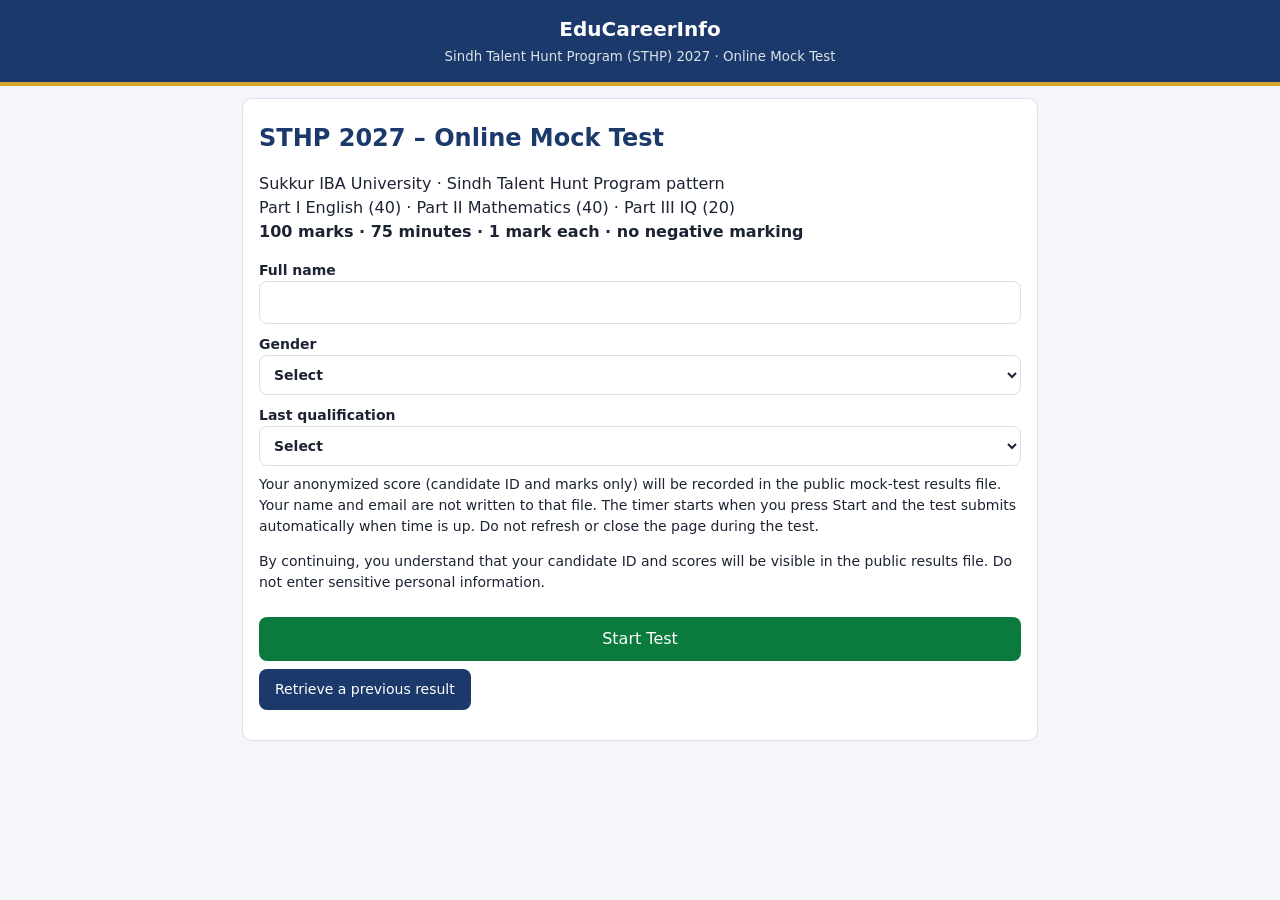
<file: sthp27/indx.html>
<!DOCTYPE html>
<html lang="en"><head><meta charset="utf-8"><meta name="viewport" content="width=device-width,initial-scale=1">
<meta name="description" content="EduCareerInfo STHP 2027 online mock test: 100 questions across English, Mathematics and IQ.">
<link rel="canonical" href="https://imranlateef.me/sthp27/">
<meta property="og:type" content="website">
<meta property="og:site_name" content="EduCareerInfo">
<meta property="og:title" content="STHP 2027 Online Mock Test | EduCareerInfo">
<meta property="og:description" content="Practice with 100 questions: English, Mathematics and IQ. 75 minutes.">
<meta property="og:url" content="https://imranlateef.me/sthp27/">
<meta property="og:image" content="https://imranlateef.me/sthp27/pic.png">
<meta property="og:image:secure_url" content="https://imranlateef.me/sthp27/pic.png">
<meta property="og:image:type" content="image/png">
<meta property="og:image:width" content="1200">
<meta property="og:image:height" content="630">
<meta name="twitter:card" content="summary_large_image">
<meta name="twitter:title" content="STHP 2027 Online Mock Test | EduCareerInfo">
<meta name="twitter:description" content="100 questions · 75 minutes · English, Mathematics and IQ">
<meta name="twitter:image" content="https://imranlateef.me/sthp27/pic.png">
<title>STHP 2027 Online Mock Test | EduCareerInfo</title>
<style>
:root{--n:#1b3a6b;--g:#0a7a3d;--y:#d4a62a;--bg:#f4f6fa;--t:#1c2333;--c:#fff;--b:#d8deea}
@media(prefers-color-scheme:dark){:root{--bg:#10151f;--t:#e8ecf5;--c:#1a2231;--b:#2d3850;--n:#7ba5f5}}
*{box-sizing:border-box}body{margin:0;font:16px/1.5 system-ui,Segoe UI,Arial,sans-serif;background:var(--bg);color:var(--t)}
header{background:#1b3a6b;color:#fff;text-align:center;padding:14px;border-bottom:4px solid var(--y)}header h1{margin:0;font-size:20px}header small{opacity:.85}
main{max-width:820px;margin:0 auto;padding:12px}
.card{background:var(--c);border:1px solid var(--b);border-radius:10px;padding:16px;margin-bottom:12px}
h2,h3{margin:.2em 0;color:var(--n)}label.f{display:block;margin:10px 0 2px;font-weight:600;font-size:14px}
input,select{width:100%;padding:10px;border:1px solid var(--b);border-radius:8px;background:var(--c);color:var(--t);font:inherit}
button{padding:10px 16px;border:0;border-radius:8px;background:#1b3a6b;color:#fff;font:inherit;cursor:pointer}button:disabled{opacity:.4}
button.sub{background:var(--g);width:100%;margin-top:10px}.nav{display:flex;gap:8px;justify-content:space-between;margin-top:12px}
.bar{position:sticky;top:0;z-index:5;display:flex;justify-content:space-between;background:#1b3a6b;color:#fff;padding:10px 14px;border-radius:10px;margin-bottom:12px}#tm{font-variant-numeric:tabular-nums}#tm.low{color:#ff8a8a}
.ps{background:var(--bg);border-left:4px solid var(--y);padding:10px 12px;margin-bottom:12px;font-size:15px}.dir{color:var(--n);font-size:14px;margin:0 0 8px}
.opt{display:flex;gap:8px;align-items:flex-start;padding:10px;border:1px solid var(--b);border-radius:8px;margin:6px 0;cursor:pointer}.opt.sel{border-color:var(--g);background:rgba(10,122,61,.14)}.opt input{width:auto;margin-top:5px}
.pal{display:grid;grid-template-columns:repeat(10,1fr);gap:5px}.pal i{font-style:normal;text-align:center;padding:6px 0;border:1px solid var(--b);border-radius:6px;font-size:13px;cursor:pointer}.pal i.ok{background:var(--g);color:#fff}.pal i.mk{outline:2px solid var(--y)}.pal i.cur{border:2px solid var(--n);font-weight:700}
.tabs{display:flex;gap:6px;margin-bottom:12px}.tabs button{flex:1;background:var(--c);color:var(--t);border:1px solid var(--b)}.tabs button.on{background:#1b3a6b;color:#fff}
.big{font-size:42px;font-weight:700;color:var(--g);text-align:center}.sc{display:grid;grid-template-columns:repeat(3,1fr);gap:8px;text-align:center}.sc div{border:1px solid var(--b);border-radius:8px;padding:8px}
.r{display:grid;grid-template-columns:120px 1fr 80px;gap:8px;align-items:center;margin:5px 0;font-size:14px}.b{background:var(--bg);border-radius:6px;height:14px;overflow:hidden}.b u{display:block;height:100%;background:var(--g)}.b u.a{background:var(--y)}.r em{font-style:normal;text-align:right}
table{width:100%;border-collapse:collapse;font-size:14px}td,th{padding:6px;border-bottom:1px solid var(--b);text-align:left}tr.me{background:rgba(212,166,42,.28);font-weight:700}
.rv{padding:8px;border-left:4px solid;margin:6px 0;font-size:14px}.rv.ok{border-color:var(--g)}.rv.no{border-color:#d33}.rv.sk{border-color:var(--y)}.st{font-size:14px;margin-top:8px}
.hist{display:flex;align-items:flex-end;gap:4px;height:100px}.hist div{flex:1;background:var(--n);border-radius:3px 3px 0 0;min-height:2px}.hist div.me{background:var(--y)}.hl{display:flex;gap:4px;font-size:11px}.hl span{flex:1;text-align:center}
.drawer-toggle{position:fixed;left:12px;top:78px;z-index:30;box-shadow:0 3px 12px #0003}
.drawer-backdrop{position:fixed;inset:0;background:#0008;z-index:39;display:none}
.drawer{position:fixed;z-index:40;left:0;top:0;bottom:0;width:min(340px,88vw);background:var(--c);color:var(--t);box-shadow:8px 0 28px #0003;transform:translateX(-105%);transition:transform .25s ease;padding:16px;overflow:auto}
.drawer.open{transform:translateX(0)}
.drawer-backdrop.open{display:block}
.drawer-head{display:flex;align-items:center;justify-content:space-between;gap:8px;margin:42px 0 14px}
.drawer .pal{grid-template-columns:repeat(5,1fr)}
.drawer .pal i{padding:10px 0}
.drawer-legend{font-size:12px;color:var(--t);margin:12px 0}
.qhead{display:flex;align-items:center;justify-content:space-between;gap:8px}
.result-note{padding:12px;border-radius:8px;background:rgba(10,122,61,.10);border-left:4px solid var(--g);margin:12px 0}
.result-warning{padding:12px;border-radius:8px;background:rgba(212,166,42,.13);border-left:4px solid var(--y);margin:12px 0}
@media(prefers-reduced-motion:reduce){.drawer{transition:none}}

</style></head><body>
<header><h1>EduCareerInfo</h1><small>Sindh Talent Hunt Program (STHP) 2027 · Online Mock Test</small></header>
<main id="m"></main>
<script>
/* ===== CONFIG – edit these 4 values before uploading ===== */
const CFG={
  apiBase:"https://YOUR-CLOUDFLARE-WORKER.workers.dev",
  minutes:75,
  testId:"STHP27-M1"
};
/*
TEMPORARY CSV STORAGE:
The Cloudflare Worker writes anonymized scores to sthp27/results.csv
through the GitHub Contents API. Keep the GitHub token in the Worker secret
GITHUB_TOKEN; never place it in this public HTML file.
The public CSV contains candidate IDs and scores only, not names/emails.
*/
/* ========================================================= */
const PASSAGE="Honey bees live in large groups called colonies. Each colony has one queen, a few hundred drones and thousands of worker bees. The queen's only job is to lay eggs. Workers collect nectar from flowers, turn it into honey, clean the hive and guard it against enemies. When a worker finds a good patch of flowers, she returns to the hive and performs a special 'waggle dance'. The direction and length of the dance tell the other bees where the flowers are. In winter, bees stay inside the hive and eat the honey they stored during summer. Without bees, many plants could not produce fruit, because bees carry pollen from one flower to another.";
const SEC=[{n:"English",t:[["Reading Comprehension",8],["Synonyms",5],["Antonyms",5],["Prepositions",6],["Error Detection",6],["Use of Verbs",5],["Use of Tenses",5]]},
{n:"Mathematics",t:[["Introduction to Sets",7],["Number System",8],["Algebra",9],["Geometry",8],["Information Handling",8]]},
{n:"IQ",t:[["Number Series",5],["Analogies",5],["Word Arrangement",5],["Blood Relations",5]]}];
const DIR={"Reading Comprehension":"Read the passage carefully and answer the questions.","Synonyms":"Choose the word closest in meaning to the highlighted word.","Antonyms":"Choose the word opposite in meaning to the highlighted word.","Prepositions":"Choose the correct preposition for the blank.","Error Detection":"Choose the part of the sentence that has an error.","Use of Verbs":"Choose the correct verb form.","Use of Tenses":"Identify the tense / choose the correct answer.","Number Series":"Find the missing number.","Analogies":"Select the pair that has the same relationship.","Word Arrangement":"Arrange the words in a meaningful order.","Blood Relations":"Answer the relationship question."};
const Q=`What is the passage mainly about?|How honey bees live and work in colonies|How to make honey at home|The dangers of bee stings|Why flowers are colourful|0
What is the only job of the queen bee?|Guarding the hive|Collecting nectar|Laying eggs|Performing the dance|2
How do worker bees tell others where the flowers are?|By buzzing loudly|By a waggle dance|By leaving a scent trail|By carrying pollen|1
What do bees do in winter?|Migrate to warmer places|Collect nectar from winter flowers|Stay in the hive and eat stored honey|Sleep without eating|2
Why are bees important for plants?|They eat harmful insects|They water the plants|They enrich the soil|They carry pollen from flower to flower|3
The word *colony* in the passage means…|A kind of flower|A type of honey|A group living together|A place of danger|2
Which of these is NOT a job of worker bees?|Collecting nectar|Cleaning the hive|Guarding the hive|Laying eggs|3
Which statement is TRUE according to the passage?|Drones make honey|A colony has only one queen|Workers are very few|Bees sleep through summer|1
The news made him *furious*.|calm|angry|sad|tired|1
She gave a *brief* speech.|long|boring|short|loud|2
The *ancient* temple attracts many tourists.|old|new|broken|holy|0
He felt *anxious* before the exam.|bored|proud|sleepy|worried|3
The soldiers showed great *courage*.|fear|bravery|anger|pride|1
The road was *narrow*.|wide|long|rough|short|0
He is a *generous* man.|kind|rich|selfish|honest|2
The river is *shallow* here.|clear|deep|cold|dirty|1
She gave a *vague* answer.|short|false|rude|clear|3
The task was *simple*.|easy|quick|complicated|boring|0
He is good ___ mathematics.|in|at|on|for|1
She is afraid ___ dogs.|from|by|with|of|3
We have been waiting ___ you since morning.|at|for|to|on|1
He has been absent ___ school for three days.|from|of|in|at|0
She is married ___ a doctor.|with|by|to|for|2
He insisted ___ paying the bill.|for|on|at|to|1
My brother don't like tea or coffee in the morning.|My brother|don't like|tea or coffee|in the morning|1
The news which he brought were very shocking.|The news|which he brought|were very|shocking|2
He have finished his work before lunch.|He have|finished|his work|before lunch|0
I prefer tea than coffee in the morning every day.|I prefer tea|than coffee|in the morning|every day|1
I look forward to meet you at the airport tomorrow.|I look forward|to meet you|at the airport|tomorrow|1
The furniture in our house are very old.|The furniture|in our house|are very|old|2
She ___ to school every day.|go|goes|going|gone|1
They ___ playing football when it started to rain.|are|is|was|were|3
I have ___ my homework already.|do|did|done|doing|2
If he ___ hard, he will pass.|studied|study|studies|studying|2
The sun ___ in the east.|rise|rose|rising|rises|3
“He is reading a book.” The tense is…|Present indefinite|Present continuous|Present perfect|Past continuous|1
“They had finished the work.” The tense is…|Past indefinite|Present perfect|Past perfect|Future perfect|2
“She will go to Lahore.” The tense is…|Future indefinite|Future continuous|Present indefinite|Future perfect|0
“We have lived here for ten years.” The tense is…|Present indefinite|Present perfect|Past indefinite|Present continuous|1
“The boys were playing cricket.” The tense is…|Past indefinite|Past perfect|Present continuous|Past continuous|3
The cardinality of the power set of {x: x∈N, x≤5} is…|10|25|32|16|2
Write {2, 4, 6, 8, 10, …} in set builder form.|{x: x is an odd natural number}|{x: x is a prime number}|{x: x is an even natural number}|{x: x is a whole number}|2
If A = {1, 2, 3, 4} and B = {3, 4, 5, 6}, then A ∩ B = …|{1, 2}|{3, 4}|{5, 6}|{1, 2, 3, 4, 5, 6}|1
If n(A) = 12, n(B) = 9 and n(A ∩ B) = 4, then n(A ∪ B) = …|25|21|13|17|3
How many subsets does a set with 3 elements have?|6|8|9|3|1
If A ⊆ B and B ⊆ A, then…|A = B|A ∩ B = ∅|A is a proper subset of B|A ∪ B is the universal set|0
If U = {1, 2, 3, …, 10} and A = {2, 4, 6, 8, 10}, then A′ = …|{2, 4, 6}|{1, 2, 3}|{1, 3, 5, 7, 9}|{ }|2
A number when divided by 7 gives 4 as quotient and 0 as remainder. What is the remainder when the same number is divided by 5?|1|2|3|4|2
The LCM of two numbers is 180 and their ratio is 4:5. The two numbers are…|40, 50|36, 45|32, 40|28, 35|1
The HCF of 24 and 36 is…|6|8|12|24|2
The sum of the first five prime numbers is…|26|28|30|41|1
The ratio of two numbers is 3:5 and their sum is 64. The larger number is…|24|32|40|36|2
Rs. 1200 is divided between A and B in the ratio 2:3. B's share is…|Rs. 480|Rs. 720|Rs. 600|Rs. 800|1
Which of the following numbers is divisible by 9?|4562|4564|4565|4563|3
25% of 640 is…|160|120|180|200|0
If 2^x = 32, then x = …|4|5|6|16|1
Factorise: x^2 − 9|(x − 3)(x − 3)|(x + 3)(x − 3)|(x − 9)(x + 1)|(x + 9)(x − 1)|1
If a * b = 2a + b, then 3 * 4 = …|7|12|14|10|3
If x + y = 7 and xy = 12, then x^2 + y^2 = …|19|37|25|49|2
Solve: 3x − 5 = 16|7|5|6|8|0
(a + b)^2 = …|a^2 + b^2|a^2 + 2ab + b^2|a^2 − 2ab + b^2|a^2 − b^2|1
2^3 × 2^2 = …|2^6|4^5|2^5|2^1|2
If 3x + 2 = x + 10, then x = …|2|3|5|4|3
The value of 5x^2 when x = −2 is…|20|−20|100|10|0
What is the slope of the line “y-axis”?|0|1|−1|undefined|3
Two angles of a triangle are 50° and 60°. The third angle is…|60°|70°|80°|90°|1
In an isosceles triangle the vertex angle is 40°. Each base angle is…|40°|50°|60°|70°|3
The sum of the interior angles of a quadrilateral is…|180°|270°|360°|540°|2
The legs of a right triangle are 6 cm and 8 cm. The hypotenuse is…|9 cm|10 cm|12 cm|14 cm|1
The area of a rectangle 12 cm long and 5 cm wide is…|60 cm^2|34 cm^2|17 cm^2|30 cm^2|0
The circumference of a circle of radius 7 cm is (π = 22/7)…|22 cm|44 cm|154 cm|88 cm|1
The slope of the line joining (1, 2) and (3, 6) is…|4|3|2|1|2
The average of 4, 6, 8, 10 and 12 is…|10|7|9|8|3
The average of 4, x and 8 is the same as the average of 4 and 8. The value of x is…|4|8|6|12|2
The median of 3, 9, 5, 7, 1 is…|3|5|7|9|1
The mode of 2, 3, 3, 5, 3, 7, 5 is…|2|5|7|3|3
The range of 12, 5, 20, 8, 15 is…|8|12|15|20|2
In grouped data, the number of observations in a class is called its…|class limit|class interval|mid-point|frequency|3
The mean of 5 numbers is 20. If each number is increased by 3, the new mean is…|20|25|23|60|2
The mid-point of the class interval 20–30 is…|20|25|30|50|1
3, 6, 12, 24, 48, ___|72|96|84|60|1
1, 4, 9, 16, 25, ___|30|34|36|49|2
20, 17, 14, 11, ___|9|8|7|6|1
2, 3, 5, 8, 12, ___|17|16|15|18|0
5, 10, 7, 14, 11, ___|8|22|14|19|1
Hot : Cold :: Day : ___|Sun|Light|Night|Morning|2
Bird : Nest :: Bee : ___|Honey|Hive|Flower|Wings|1
Doctor : Hospital :: Teacher : ___|School|Book|Student|Pen|0
Pen : Write :: Knife : ___|Sharp|Kitchen|Steel|Cut|3
Tongue : Taste :: Nose : ___|Smell|Face|Breath|Air|0
Arrange in a meaningful order: 1. Fruit  2. Seed  3. Flower  4. Plant|2, 4, 3, 1|2, 3, 4, 1|4, 2, 3, 1|1, 2, 3, 4|0
Arrange in a meaningful order: 1. Illness  2. Doctor  3. Recovery  4. Medicine  5. Diagnosis|1, 5, 2, 4, 3|2, 1, 5, 4, 3|1, 2, 5, 4, 3|1, 2, 4, 5, 3|2
Arrange in a meaningful order: 1. Sentence  2. Word  3. Paragraph  4. Letter  5. Essay|2, 4, 1, 3, 5|4, 2, 3, 1, 5|4, 1, 2, 3, 5|4, 2, 1, 3, 5|3
Arrange in a meaningful order: 1. Century  2. Day  3. Month  4. Year  5. Hour|5, 2, 3, 4, 1|2, 5, 3, 4, 1|5, 2, 4, 3, 1|1, 4, 3, 2, 5|0
Arrange in a meaningful order: 1. Wage  2. Job  3. Interview  4. Application  5. Work|3, 4, 2, 5, 1|4, 2, 3, 5, 1|4, 3, 2, 1, 5|4, 3, 2, 5, 1|3
Pointing to a boy, a woman said, “He is the son of my mother’s only son.” How is the woman related to the boy?|Mother|Sister|Aunt|Grandmother|2
A is the brother of B. B is the sister of C. C is the son of D. How is D related to A?|Father or mother|Uncle|Grandfather|Brother|0
Ali’s mother is the sister of Sara’s father. How is Ali related to Sara?|Brother|Cousin|Uncle|Nephew|1
Pointing to a photograph, Ahmed said, “She is the daughter of my grandfather’s only son.” How is she related to Ahmed?|Mother|Cousin|Aunt|Sister|3
X is the father of Y. Y is the mother of Z. How is Z related to X?|Son|Nephew|Grandchild|Brother|2`.trim().split("\n").map(l=>{const p=l.split("|");return{q:p[0],o:p.slice(1,5),a:+p[5]}});
const T=[];SEC.forEach((s,si)=>s.t.forEach(([n,c])=>{for(let i=0;i<c;i++)T.push({s:si,t:n})}));
const L="ABCD",H="timestamp,test,name,email,age,gender,qualification,year,english,math,iq,total,percent,seconds,answers";
const $=s=>document.querySelector(s),m=$("#m");
const esc=s=>String(s).replace(/&/g,"&amp;").replace(/</g,"&lt;").replace(/>/g,"&gt;");
const fmt=s=>esc(s).replace(/\*(.+?)\*/g,"<b><u>$1</u></b>").replace(/\^(\w+)/g,"<sup>$1</sup>");
const mmss=s=>Math.floor(s/60)+"m "+String(s%60).padStart(2,"0")+"s";
const cell=(v,g)=>{v=String(v).replace(/[\r\n]+/g," ");if(g&&/^[=+\-@]/.test(v))v="'"+v;return /[",]/.test(v)?'"'+v.replace(/"/g,'""')+'"':v};
let U,ans,mark,cur,end,iv,done,rec,ALL=null,tabk=0;

function reg(){m.innerHTML=`<div class=card><h2>STHP 2027 – Online Mock Test</h2>
<p>Sukkur IBA University · Sindh Talent Hunt Program pattern<br>Part I English (40) · Part II Mathematics (40) · Part III IQ (20)<br><b>100 marks · ${CFG.minutes} minutes · 1 mark each · no negative marking</b></p>
<form id=f><label class=f>Full name<input name=name required maxlength=60></label>
<label class=f>Gender<select name=gender required><option value="">Select</option><option>Male</option><option>Female</option><option>Other</option></select></label>
<label class=f>Last qualification<select name=qualification required><option value="">Select</option><option>Matric / SSC</option><option>O-Level</option><option>Intermediate / HSSC</option><option>A-Level</option><option>Other</option></select></label>
<p class=st>Your anonymized score (candidate ID and marks only) will be recorded in the public mock-test results file. Your name and email are not written to that file. The timer starts when you press Start and the test submits automatically when time is up. Do not refresh or close the page during the test.</p>
<p class=st>By continuing, you understand that your candidate ID and scores will be visible in the public results file. Do not enter sensitive personal information.</p>
<button class=sub>Start Test</button></form><p class=st><button type=button onclick="showRetrieve()">Retrieve a previous result</button></p><div id=retrieveBox></div></div>`;
$("#f").onsubmit=e=>{e.preventDefault();U=Object.fromEntries(new FormData(e.target));start()}}

function start(){ans=Array(100).fill(-1);mark=[];cur=0;done=0;end=Date.now()+CFG.minutes*60000;iv=setInterval(tick,1000);onbeforeunload=e=>{if(!done){e.preventDefault();return e.returnValue=""}};show()}
function tick(){const r=Math.max(0,Math.round((end-Date.now())/1000)),e=$("#tm");if(e){e.textContent=String(Math.floor(r/60)).padStart(2,"0")+":"+String(r%60).padStart(2,"0");e.className=r<300?"low":""}if(!r&&!done)fin(1)}
function go(k){cur=k;show();toggleDrawer(false);scrollTo(0,0)}
function toggleDrawer(open){const d=$("#questionDrawer"),b=$("#drawerBackdrop");if(!d||!b)return;d.classList.toggle("open",!!open);b.classList.toggle("open",!!open)}
function mk(i){mark[i]=!mark[i];show()}
function show(){const i=cur,q=Q[i],t=T[i];
m.innerHTML=`<div class=bar><span>${SEC[t.s].n} · ${t.t} · Q${i+1}/100</span><b id=tm></b></div>
<div class=card><div class=qhead><p class=dir>${DIR[t.t]||"Choose the correct answer."}</p><button type=button class=drawer-toggle onclick="toggleDrawer(true)" aria-label="Open question navigation">☰ Questions</button></div>${i<8?`<div class=ps>${esc(PASSAGE)}</div>`:""}<p>${fmt(q.q)}</p>
${q.o.map((o,k)=>`<label class="opt${ans[i]==k?" sel":""}"><input type=radio name=o ${ans[i]==k?"checked":""} onchange="ans[${i}]=${k};show()"><span>${L[k]}. ${fmt(o)}</span></label>`).join("")}
<div class=nav><button onclick="go(${i-1})" ${i?"":"disabled"}>◀ Prev</button><button onclick="mk(${i})">${mark[i]?"Unmark":"Mark"} ★</button><button onclick="go(${i+1})" ${i<99?"":"disabled"}>Next ▶</button></div></div>
<div class=card><p class=st>Use the Questions button to open the navigation panel. You can move between all 100 questions at any time.</p><button class=sub onclick="fin(0)">Submit Test</button></div>
<div id=drawerBackdrop class="drawer-backdrop" onclick="toggleDrawer(false)"></div>
<aside id=questionDrawer class=drawer aria-label="Question navigation">
<div class=drawer-head><h3>Question Navigator</h3><button type=button onclick="toggleDrawer(false)" aria-label="Close question navigation">✕</button></div>
<p class=st>Answered: <b>${ans.filter(a=>a>=0).length}</b> / 100 · Marked: <b>${mark.filter(Boolean).length}</b></p>
<div class=pal>${Q.map((_,k)=>`<i role=button tabindex=0 aria-label="Go to question ${k+1}" class="${k==cur?"cur ":""}${ans[k]>=0?"ok ":""}${mark[k]?"mk":""}" onclick="go(${k})">${k+1}</i>`).join("")}</div>
<p class=drawer-legend>Green = answered · Grey = not attempted · Gold outline = marked for review · Blue border = current question</p>
<button class=sub onclick="toggleDrawer(false)">Close navigation</button>
</aside>`;tick()}

function fin(auto){const un=ans.filter(a=>a<0).length;if(!auto&&!confirm(un?un+" question(s) unanswered. Submit now?":"Submit your test?"))return;
done=1;clearInterval(iv);const sc=[0,0,0];ans.forEach((a,i)=>{if(a==Q[i].a)sc[T[i].s]++});const tot=sc[0]+sc[1]+sc[2];
rec={timestamp:new Date().toISOString(),test:CFG.testId,name:U.name.trim(),english:sc[0],math:sc[1],iq:sc[2],total:tot,percent:tot,seconds:Math.min(CFG.minutes*60,Math.round(CFG.minutes*60-(end-Date.now())/1000)),answers:ans.map(a=>a<0?"-":"abcd"[a]).join("")};
res();save()}

async function save(){
  const st=$("#st");
  if(st)st.textContent="Recording your anonymized result…";
  try{
    const response=await fetch(CFG.apiBase+"/api/results",{
      method:"POST",
      headers:{"Content-Type":"application/json"},
      body:JSON.stringify({
        testId:CFG.testId,
        result:{
          english:rec.english,math:rec.math,iq:rec.iq,total:rec.total,
          percent:rec.percent,seconds:rec.seconds
        }
      })
    });
    if(!response.ok)throw new Error("The result service did not accept the submission.");
    const data=await response.json();
    if(!data.candidateId)throw new Error("The server did not return a candidate ID.");
    rec.candidateId=data.candidateId;
    rec.storageStatus="saved";
    const idBox=$("#candidateId");
    if(idBox)idBox.textContent=rec.candidateId;
    if(st)st.innerHTML='<span class="result-note">Your score has been recorded in the online results file. Keep your candidate ID to retrieve your result later.</span>';
    ALL=null;
    await load();
  }catch(err){
    rec.storageStatus="failed";
    if(st)st.innerHTML='<span class="result-warning">Your score has been calculated, but online recording could not be confirmed. The results service must be deployed and connected before results can be stored.</span>';
    ALL=[rec];
    tab(tabk);
  }
}
function parse(t){const r=[];let row=[],c="",q=0;for(let i=0;i<t.length;i++){const ch=t[i];if(q){if(ch=='"'){if(t[i+1]=='"'){c+='"';i++}else q=0}else c+=ch}else if(ch=='"')q=1;else if(ch==","){row.push(c);c=""}else if(ch=="\n"||ch=="\r"){if(ch=="\r"&&t[i+1]=="\n")i++;row.push(c);c="";if(row.length>1)r.push(row);row=[]}else c+=ch}
if(c||row.length){row.push(c);if(row.length>1)r.push(row)}const h=r.shift()||[];return r.map(x=>Object.fromEntries(h.map((k,j)=>[k,x[j]])))}
async function getAll(){
  try{
    const r=await fetch(CFG.apiBase+"/leaderboard?testId="+encodeURIComponent(CFG.testId),{headers:{"Accept":"application/json"}});
    if(!r.ok)return [];
    const data=await r.json();
    return Array.isArray(data.results)?data.results:[];
  }catch(e){return []}
}
async function load(){
  const rows=await getAll();
  ALL=rows.filter(r=>r.testId===CFG.testId || r.test===CFG.testId);
  if(rec && rec.storageStatus==="saved" && !ALL.some(r=>r.resultId===rec.resultId))ALL.push(rec);
  tab(tabk);
}
function showRetrieve(){
  const box=$("#retrieveBox");if(!box)return;
  box.innerHTML=`<div class="card"><h3>Retrieve a previous result</h3>
  <label class=f>Candidate ID<input id=retId maxlength=40 placeholder="Enter your candidate ID"></label>
  <button type=button class=sub onclick="retrieveResult()">Retrieve result</button>
  <p class=st id=retStatus></p></div>`;
}
async function retrieveResult(){
  const id=$("#retId")?.value.trim(),status=$("#retStatus");
  if(!id){if(status)status.textContent="Enter your candidate ID.";return}
  try{
    const r=await fetch(CFG.apiBase+"/api/result?candidateId="+encodeURIComponent(id));
    if(!r.ok)throw new Error();
    const data=await r.json();
    if(!data.result)throw new Error();
    rec={...data.result,name:"Candidate "+data.result.candidateId,answers:null,storageStatus:"saved"};
    ALL=await getAll();
    res();
  }catch(e){if(status)status.textContent="No saved result was found for that candidate ID, or the result service is not available."}
}
async function getAll(){
  try{
    const r=await fetch(CFG.apiBase+"/api/leaderboard?testId="+encodeURIComponent(CFG.testId));
    if(!r.ok)return [];
    const data=await r.json();
    return Array.isArray(data.results)?data.results:[];
  }catch(e){return []}
}
async function load(){
  ALL=await getAll();
  if(rec && rec.storageStatus==="saved" && rec.candidateId && !ALL.some(r=>r.candidateId===rec.candidateId))ALL.push(rec);
  tab(tabk);
}
function res(){m.innerHTML=`<div class=card><h2>Result – ${esc(rec.name)}</h2><div class=big>${rec.total}/100</div>
<div class=sc><div>English<br><b>${rec.english}/40</b></div><div>Mathematics<br><b>${rec.math}/40</b></div><div>IQ<br><b>${rec.iq}/20</b></div></div>
<p class=st>Time used: ${mmss(rec.seconds)} · Unanswered: ${rec.answers?rec.answers.split("-").length-1:"Not available for retrieved records"}</p><p class=st>Each correct answer earns 1 mark. There is no negative marking.</p><p class=st>Candidate ID: <b id=candidateId>${rec.candidateId||"Being generated…"}</b></p><p class=st id=st>Checking online result storage…</p></div>
<div class=tabs>${["Review","Analytics","Leaderboard"].map((x,i)=>`<button id=t${i} onclick="tab(${i})">${x}</button>`).join("")}</div><div id=tb></div>`;tab(0)}
function tab(k){tabk=k;[0,1,2].forEach(i=>{const b=$("#t"+i);if(b)b.classList.toggle("on",i==k)});const e=$("#tb");if(!e)return;e.innerHTML=k==0?rev():ALL?(k==1?ana():lb()):"<div class=card>Loading…</div>"}
const ao=(i,a)=>a<0?"— (not answered)":L[a]+". "+Q[i].o[a];
function rev(){const a=rec.answers;if(!a)return`<div class=card><h3>Answer review</h3><p class=st>Detailed answer review is available immediately after completing the test. The public results file stores anonymized scores only.</p></div>`;return`<div class=card><h3>Answer review</h3><p class=st>Review every question, your selected answer and the correct answer. Green indicates correct, red indicates incorrect, and gold indicates unanswered.</p>${Q.map((q,i)=>{const c=a[i]=="-"?-1:"abcd".indexOf(a[i]);return`<div class="rv ${c<0?"sk":c==q.a?"ok":"no"}"><b>${i+1}.</b> ${fmt(q.q)}<br>Your answer: ${esc(ao(i,c))}${c==q.a?" ✔":"<br>Correct answer: "+esc(ao(i,q.a))}</div>`}).join("")}</div>`}
const bar=(l,p,x,c)=>`<div class=r><span>${l}</span><div class=b><u class="${c||""}" style="width:${Math.max(0,Math.min(100,p))}%"></u></div><em>${x}</em></div>`;
function ana(){
  const R=ALL||[rec],n=R.length,av=k=>R.reduce((s,r)=>s+(+r[k]||0),0)/n;
  const tot=R.map(r=>+r.total||0),rank=1+tot.filter(x=>x>rec.total).length;
  const pc=Math.round(100*tot.filter(x=>x<rec.total).length/n);
  const bins=Array(10).fill(0);tot.forEach(x=>bins[Math.min(9,Math.floor(x/10))]++);
  const mb=Math.max(1,...bins),my=Math.min(9,Math.floor(rec.total/10));
  return`<div class=card><h3>Overall (${n} recorded participant${n>1?"s":""})</h3><p>Rank <b>#${rank}</b> · Better than <b>${pc}%</b> · Class average <b>${av("total").toFixed(1)}</b> · Highest <b>${Math.max(...tot)}</b></p>
  ${[["English","english",40],["Mathematics","math",40],["IQ","iq",20]].map(([l,k,mx])=>bar(l+" (you)",100*(+rec[k]||0)/mx,(+rec[k]||0)+"/"+mx)+bar(l+" (average)",100*av(k)/mx,av(k).toFixed(1)+"/"+mx,"a")).join("")}</div>
  <div class=card><h3>Score distribution</h3><div class=hist>${bins.map((b,i)=>`<div class="${i==my?"me":""}" style="height:${100*b/mb}%" title="${b} participant(s)"></div>`).join("")}</div><div class=hl>${bins.map((b,i)=>`<span>${i*10}<br>${b}</span>`).join("")}</div><p class=st>Gold bar = your score band. Numbers under each bar = participants in that band.</p></div>
  <div class=card><p class=st>Class analytics are based on anonymized totals and section scores stored in results.csv.</p></div>`;
}
function lb(){const S=[...ALL].sort((a,b)=>b.total-a.total||a.seconds-b.seconds),i=S.findIndex(r=>r.candidateId&&r.candidateId===rec.candidateId);
return`<div class=card><h3>🏆 Leaderboard (${S.length} participant${S.length>1?"s":""})</h3><p class=st>Your rank: <b>#${i+1}</b></p><div style="overflow-x:auto"><table><tr><th>#<th>Candidate ID<th>Eng<th>Math<th>IQ<th>Total<th>Time</tr>
${S.slice(0,25).map((r,j)=>`<tr class="${j==i?"me":""}"><td>${j+1}<td>${esc(String(r.candidateId||"—"))}<td>${r.english}<td>${r.math}<td>${r.iq}<td><b>${r.total}</b><td>${mmss(+r.seconds)}</tr>`).join("")}</table></div>
${i>24?`<p class=st>…you are ranked #${i+1}</p>`:""}<p><button onclick="ALL=null;tab(2);load()">Refresh</button></p></div>`}
reg();
</script></body></html>
</file>
